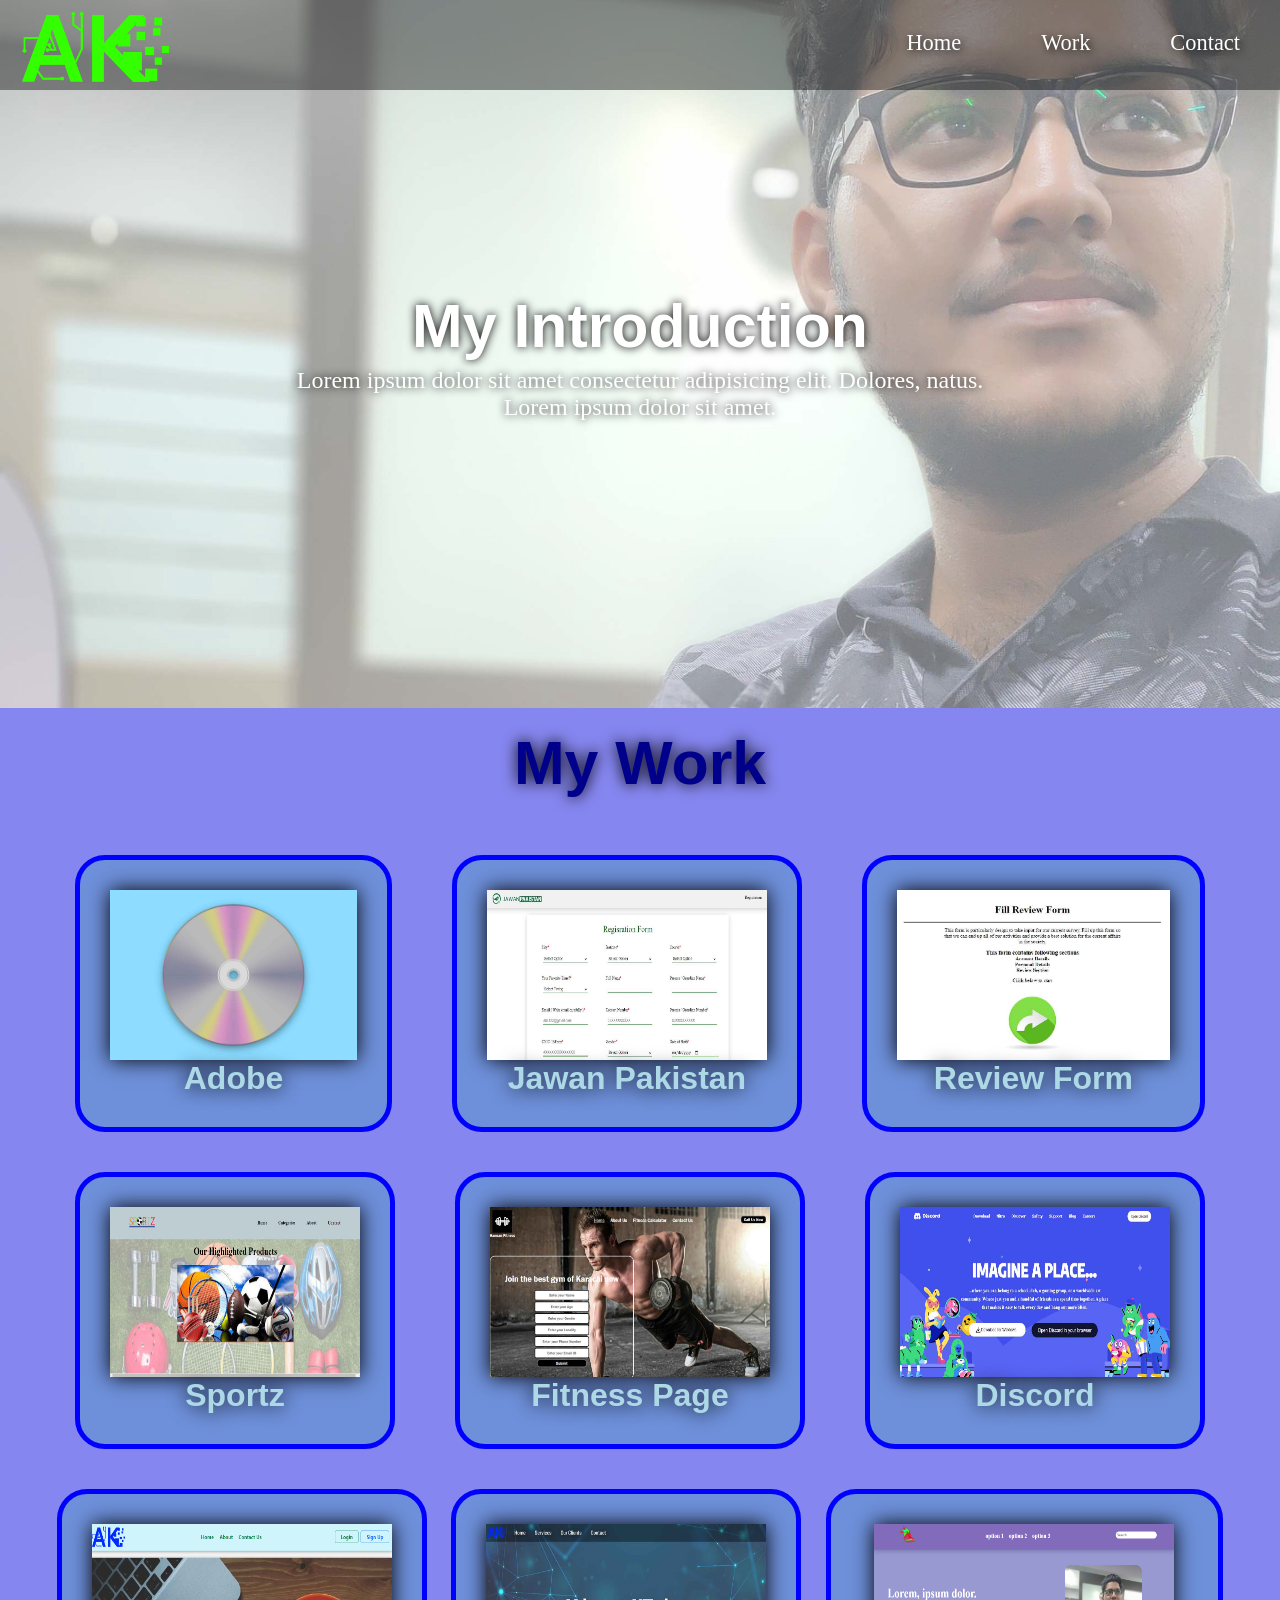
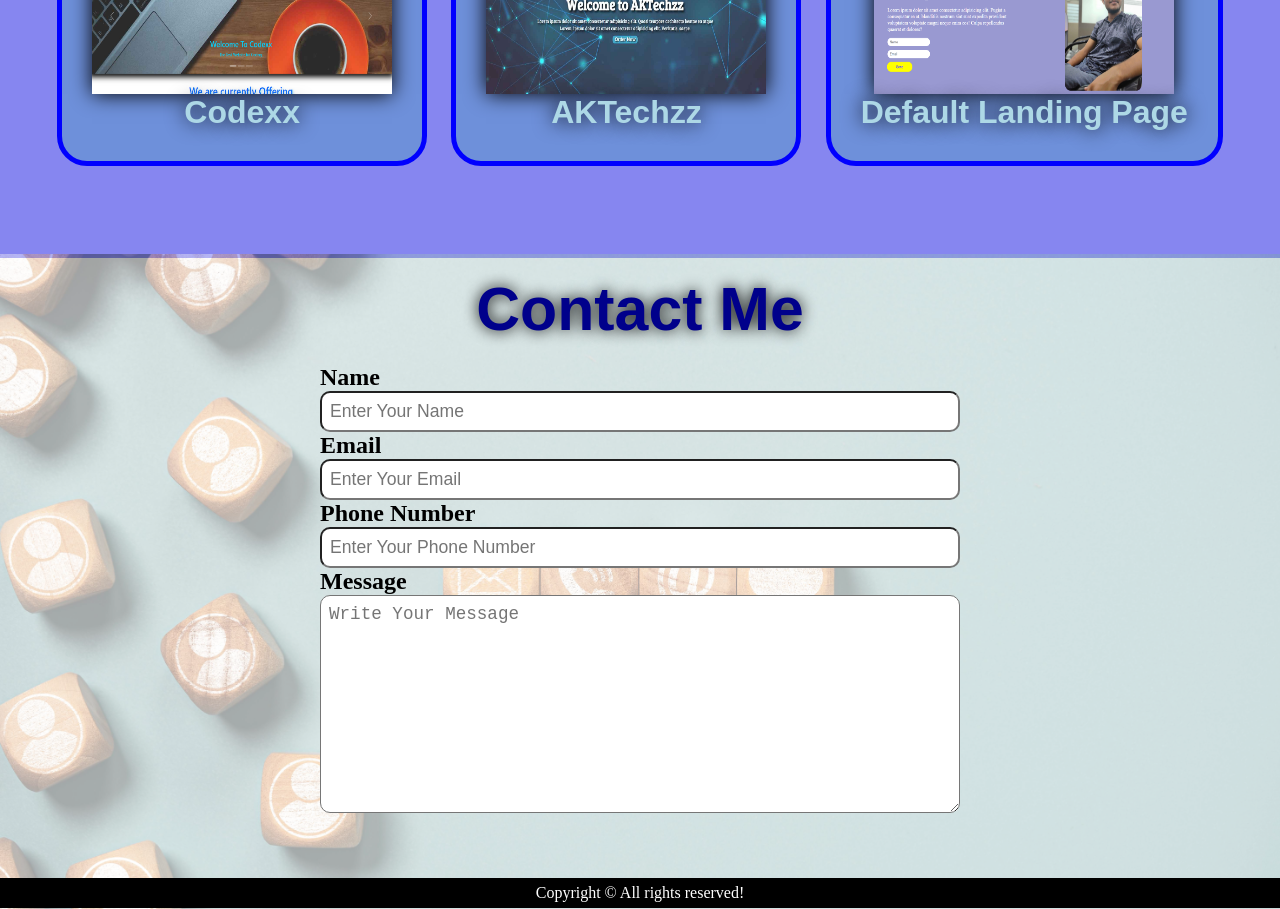
<file: index.html>
<!DOCTYPE html>
<html lang="en">
<head>
    <meta charset="UTF-8">
    <meta name="viewport" content="width=device-width, initial-scale=1.0">
    <link rel="stylesheet" href="CSS/style.css">
    <link rel="stylesheet" media="screen and (max-width:1055px)" href="CSS/phone.css">
    <link rel="icon" href="Images/Icon.png">
    <title>My Portfolio</title>
</head>
<body>
    <!-- Navigation Bar Start -->
    <nav id="navbar">
        <div id="logo">
            <img src="Images/My Logo.png" alt="My Portfolio">
        </div>
        <ul id="navigation">
            <li class="item"><a href="#home">Home</a></li>
            <li class="item"><a href="#work">Work</a></li>
            <li class="item"><a href="#contact">Contact</a></li>
        </ul>
    </nav>
    <!-- Navigation Bar End -->
    <!-- Home Section Start -->
    <section id="home">
        <h1 class="h-primary center">
            My Introduction
        </h1>
        <p class="center">
            Lorem ipsum dolor sit amet consectetur adipisicing elit. Dolores, natus.
        </p>
        <p class="center">
            Lorem ipsum dolor sit amet.
        </p>
    </section>
    <!-- Home Section End -->
    <!-- Work Section Start -->
        <section id="work">
            <h1 class="h-primary center">
                My Work
            </h1>
            <div class="my-work">
                <div class="work-box">
                    <a href="Adobe/index.html"><img class="adobe" src="Work/Adobe Work.jpg" alt="My Work"></a>
                    <h2 class="h-secondary center">
                        <a href="Adobe/index.html">Adobe</a>
                    </h2>
                </div>
                <div class="work-box">
                    <a href="Jawan Pakistan/index.html"><img  class="jawan" src="Work/JAWAN PAKISTAN.jpg" alt="My Work"></a>
                    <h2 class="h-secondary center">
                        <a href="Jawan Pakistan/index.html">Jawan Pakistan</a>
                    </h2>
                </div>
                <div class="work-box">
                    <a href="Review Form/index.html"><img class="review" src="Work/Review.jpg" alt="My Work"></a>
                    <h2 class="h-secondary center">
                        <a href="Review Form/index.html">Review Form</a>
                    </h2>
                </div>
            </div>
            <div class="my-work-2">
                <div class="work-box">
                    <a href="Sports Landing Page/index.html"><img class="sport" src="Work/Sports Landing Page Logo.jpg" alt="My Work"></a>
                    <h2 class="h-secondary center">
                        <a href="Sports Landing Page/index.html">Sportz</a>
                    </h2>
                </div>
                <div class="work-box">
                    <a href="Landing Page/index.html"><img class="fitness" src="Work/Landing Page.jpg" alt="My Work"></a>
                    <h2 class="h-secondary center">
                        <a href="Landing Page/index.html">Fitness Page</a>
                    </h2>
                </div>
                <div class="work-box">
                    <a href="Discord Page/index.html"><img class="discord" src="Work/Discord Logo.jpg" alt="My Work"></a>
                    <h2 class="h-secondary center">
                        <a href="Discord Page/index.html">Discord</a>
                    </h2>
                </div>
            </div>
            <div class="my-work-3">
                <div class="work-box">
                    <a href="Codexx Bootstrap/index.html"><img class="codexx" src="Work/Codexx.PNG" alt="Bootstrap Practice Site"></a>
                    <h2 class="h-secondary center">
                        <a href="Codexx Bootstrap/index.html">Codexx</a>
                    </h2>
                </div>
                <div class="work-box">
                    <a href="AKTechzz/index.html"><img class="ak" src="Work/AKTechzz.jpg" alt="My Work"></a>
                    <h2 class="h-secondary center">
                        <a href="AKTechzz/index.html">AKTechzz</a>
                    </h2>
                </div>
                <div class="work-box">
                    <a href="Practice Landing Page/index.html
                    "><img class="default" src="Work/Default.PNG" alt="Default Page"></a>
                    <h2 class="h-secondary center">
                        <a href="Practice Landing Page/index.html">Default Landing Page</a>
                    </h2>
                </div>
            </div>
        </section>
    <!-- Work Section End -->
    <!-- Contact Section Start -->
    <section id="contact">
        <h1 class="h-primary center">
            Contact Me
        </h1>
        <div class="contact-box">
            <form action="">
                <div class="form-group">
                    <label for="name">Name</label>
                    <input type="text" name="name" id="name" placeholder="Enter Your Name">
                </div>
                <div class="form-group">
                    <label for="email">Email</label>
                    <input type="email" name="email" id="email" placeholder="Enter Your Email">
                </div>
                <div class="form-group">
                    <label for="Phone">Phone Number</label>
                    <input type="number" name="phone" id="phone" placeholder="Enter Your Phone Number">
                </div>
                <div class="form-group">
                    <label for="message">Message</label>
                    <textarea name="message" id="message" cols="30" rows="10" placeholder="Write Your Message"></textarea>
                </div>
            </form>
        </div>
    </section>
    <!-- Contact Section End -->
    <!-- Footer Start -->
    <footer>
        <div class="center">
            Copyright &copy; All rights reserved!
        </div>
    </footer>
    <!-- Footer End -->
</body>
</html>
</file>
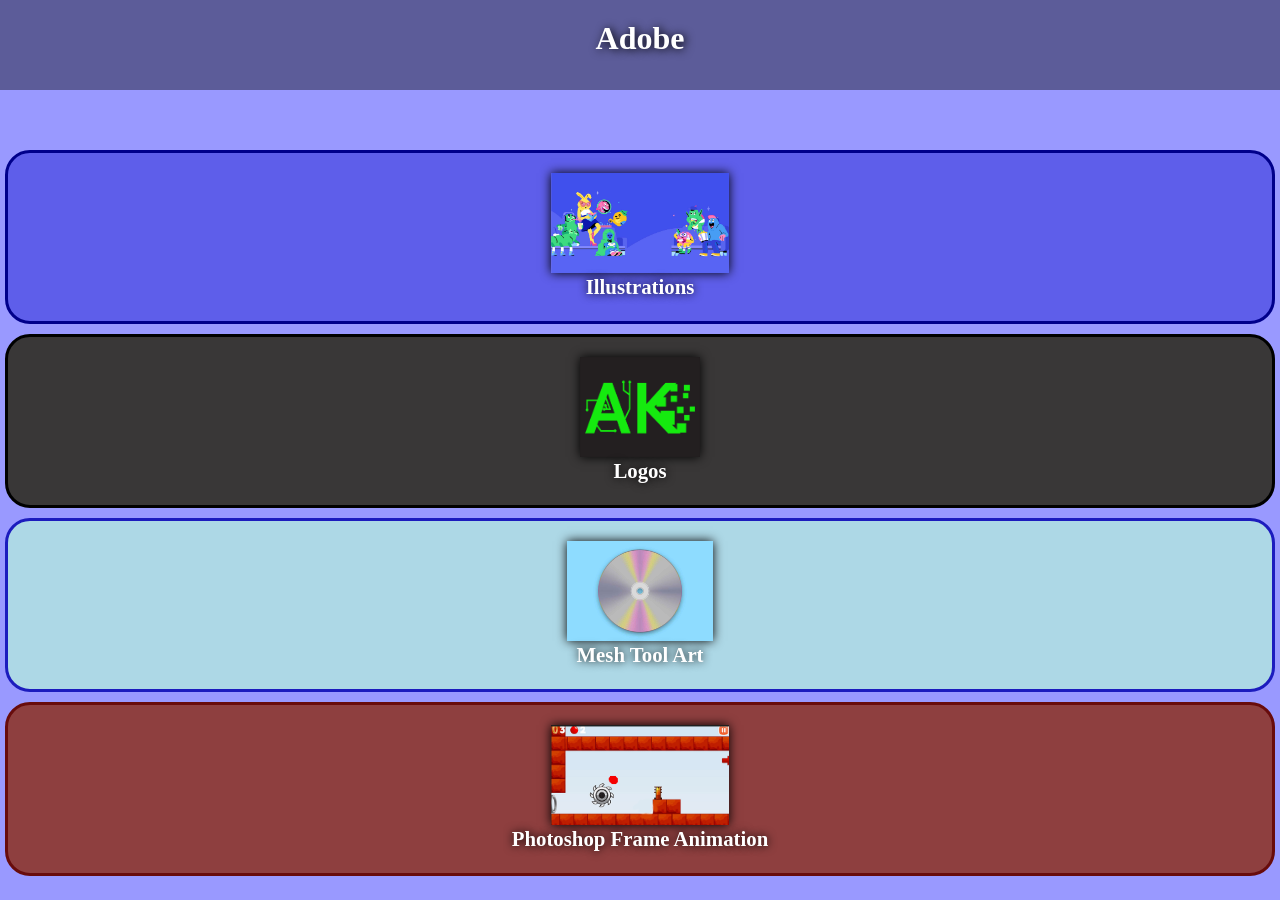
<file: Adobe/index.html>
<!DOCTYPE html>
<html lang="en">
<head>
    <meta charset="UTF-8">
    <meta name="viewport" content="width=device-width, initial-scale=1.0">
    <link rel="stylesheet" href="CSS/style.css">
    <link rel="stylesheet" media="screen and (max-width:1300px)" href="CSS/phone.css">
    <title>Adobe</title>
</head>
<body>
    <!-- Navigation Bar Start -->
    <nav id="navbar">
        <h1 class="h-primary center">
            Adobe
        </h1>
    </nav>
    <!-- Navigation Bar End -->
    <!-- Mid Section Start -->
    <section id="mid-section">
        <div class="mid">
            <div class="mid-box-1">
                <a href="Illustrations/index.html">
                <img class="illustrations" src="Illustrations/Images/Discord Background.jpg" alt="Illustrations">
                </a>
                <h1 class="h-secondary center">
                    <a href="Illustrations/index.html">
                    Illustrations
                    </a>
                </h1>
            </div>
            <div class="mid-box-2">
                <a href="Logos/index.html">
                <img class="logos" src="Logos/Images/tech-logo 2.png" alt="Logos">
                </a>
                <h1 class="h-secondary center">
                    <a href="Logos/index.html">
                    Logos
                    </a>
                </h1>
            </div>
            <div class="mid-box-3">
                <a href="Mesh Tool/index.html">
                <img class="mesh-tool" src="Mesh Tool/Images/CD.jpg" alt="Mesh Tool Art">
                </a>
                <h1 class="h-secondary center">
                    <a href="Mesh Tool/index.html">
                    Mesh Tool Art
                    </a>
                </h1>
            </div>
            <div class="mid-box-4">
                <a href="Photoshop Fram Animation/index.html">
                <img class="photoshop" src="Photoshop Fram Animation/Images/Ball Animation.PNG" alt="Photoshop">
                </a>
                <h1 class="h-secondary center">
                    <a href="Photoshop Fram Animation/index.html">
                    Photoshop Frame Animation
                    </a>
                </h1>
            </div>
        </div>
    </section>
    <!-- Mid Section End -->
</body>
</html>
</file>
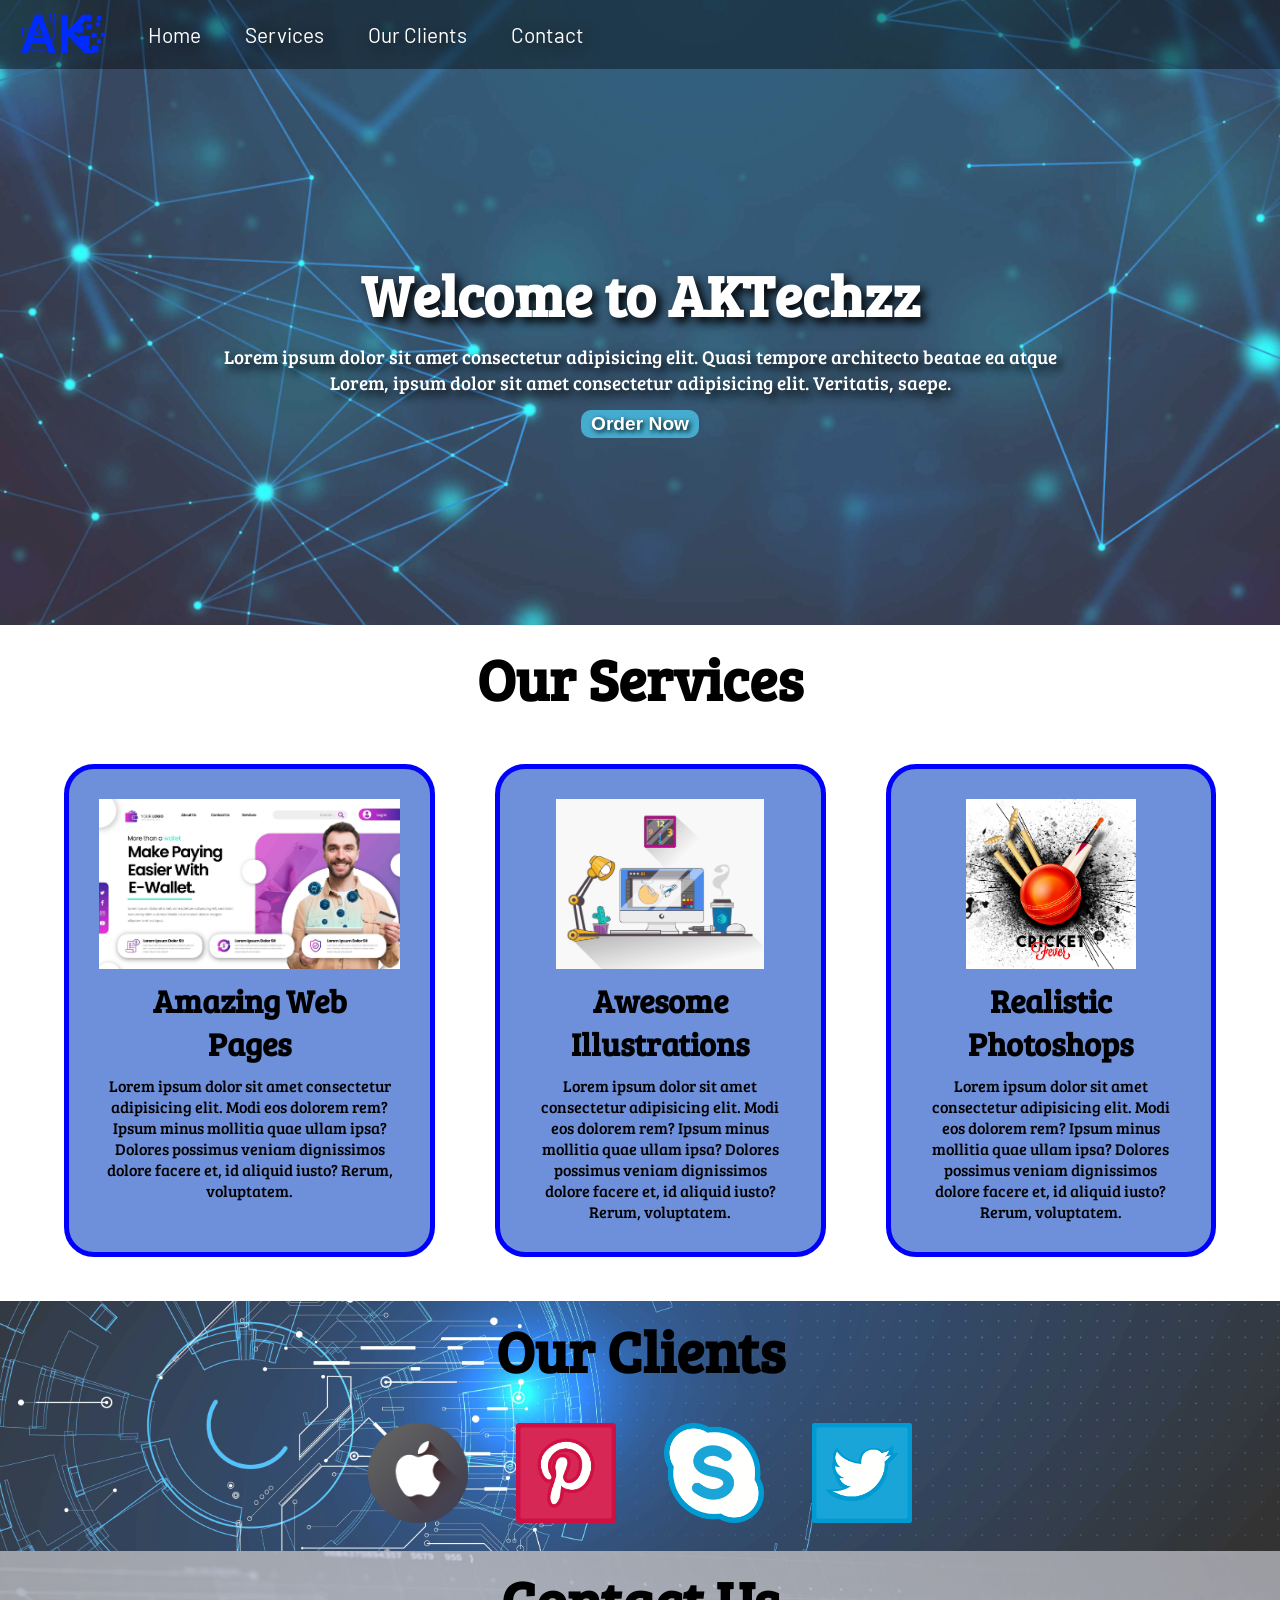
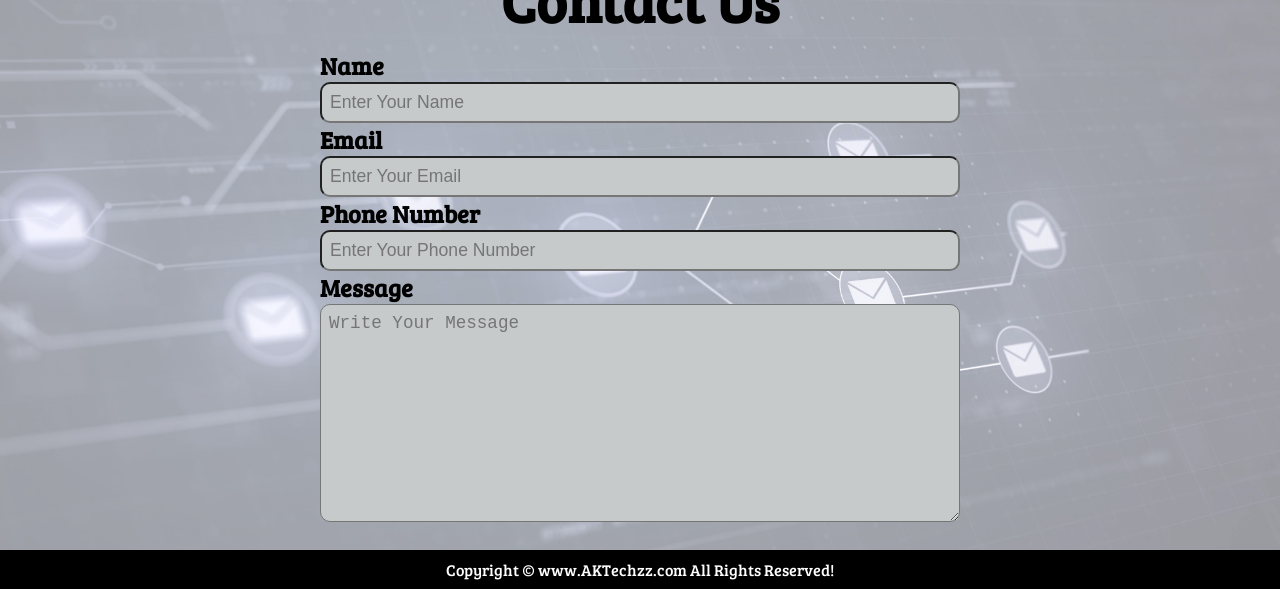
<file: AKTechzz/index.html>
<!DOCTYPE html>
<html lang="en">

<head>
    <meta charset="UTF-8">
    <meta name="viewport" content="width=device-width, initial-scale=1.0">
    <title>Best Services for Websites and Illustrations | AKTechzz.com</title>
    <link rel="stylesheet" href="CSS/style.css">
    <link rel="stylesheet" media="screen and (max-width:1200px)" href="CSS/phone.css">
    <link rel="preconnect" href="https://fonts.googleapis.com">
    <link rel="preconnect" href="https://fonts.gstatic.com" crossorigin>
    <link href="https://fonts.googleapis.com/css2?family=Barlow:wght@500&family=Bree+Serif&display=swap"
        rel="stylesheet">
</head>

<body>
    <!-- Navigation Bar Start -->
    <nav id="navbar">
        <div id="logo">
            <img src="Logo/Page-Logo.png" alt="AKTechzz.com">
        </div>
        <ul id="navigation">
            <li><a href="#home">Home</a></li>
            <li><a href="#services-container">Services</a></li>
            <li><a href="#client-section">Our Clients</a></li>
            <li><a href="#contact">Contact</a></li>
        </ul>
    </nav>
    <!-- Navigation Bar End -->
    <!-- Home Section Start -->
    <section id="home">
        <h1 class="h-primary center">
            Welcome to AKTechzz
        </h1>
        <p class="center">
            Lorem ipsum dolor sit amet consectetur adipisicing elit. Quasi tempore architecto beatae ea atque
        </p>
        <p class="center">
            Lorem, ipsum dolor sit amet consectetur adipisicing elit. Veritatis, saepe.
        </p>
        <button class="btn">
            Order Now
        </button>
    </section>
    <!-- Home Section End -->
    <!-- Our Services Section Start -->
    <section id="services-container">
        <h1 class="h-primary center">
            Our Services
        </h1>
        <div class="services-box">
            <div class="service">
                <img src="Card/Card-Image.jpg" alt="Our Service">
                <h1 class="h-secondary center">
                    Amazing Web Pages
                </h1>
                <p class="center">Lorem ipsum dolor sit amet consectetur adipisicing elit. Modi eos dolorem rem? Ipsum
                    minus mollitia quae ullam ipsa? Dolores possimus veniam dignissimos dolore facere et, id aliquid
                    iusto? Rerum, voluptatem.</p>
            </div>
            <div class="service">
                <img src="Card/Card-Image-2.jpg" alt="Our Service">
                <h1 class="h-secondary center">
                    Awesome Illustrations
                </h1>
                <p class="center">Lorem ipsum dolor sit amet consectetur adipisicing elit. Modi eos dolorem rem? Ipsum
                    minus mollitia quae ullam ipsa? Dolores possimus veniam dignissimos dolore facere et, id aliquid
                    iusto? Rerum, voluptatem.</p>
            </div>
            <div class="service">
                <img src="Card/Card-Image-3.jpg" alt="Our Service">
                <h1 class="h-secondary center">
                    Realistic Photoshops
                </h1>
                <p class="center">Lorem ipsum dolor sit amet consectetur adipisicing elit. Modi eos dolorem rem? Ipsum
                    minus mollitia quae ullam ipsa? Dolores possimus veniam dignissimos dolore facere et, id aliquid
                    iusto? Rerum, voluptatem.</p>
            </div>
        </div>
    </section>
    <!-- Services Section End -->
    <!-- Our Clients Section Start -->
    <section id="client-section">
        <h1 class="h-primary center">
            Our Clients
        </h1>
        <div id="clients">
            <div class="client-item">
                <img src="Logo/Apple-Logo.png" alt="Our Clients">
            </div>
            <div class="client-item">
                <img src="Logo/Pinterest-Logo.png" alt="Our Clients">
            </div>
            <div class="client-item">
                <img src="Logo/Skype-Logo.png" alt="Our Clients">
            </div>
            <div class="client-item">
                <img src="Logo/Twitter-Logo.png" alt="Our Clients">
            </div>
        </div>
    </section>
    <!-- Our Clients Section End -->
    <!-- Contact Section Start -->
    <section id="contact">
        <h1 class="h-primary center">
            Contact Us
        </h1>
        <div id="contact-box">
            <form action="">
                <div class="form-group">
                    <label for="name">Name</label>
                    <input type="text" name="name" id="name" placeholder="Enter Your Name">
                </div>
                <div class="form-group">
                    <label for="email">Email</label>
                    <input type="email" name="email" id="email" placeholder="Enter Your Email">
                </div>
                <div class="form-group">
                    <label for="phone">Phone Number</label>
                    <input type="number" name="phone" id="phone" placeholder="Enter Your Phone Number">
                </div>
                <div class="form-group">
                    <label for="message">Message</label>
                    <textarea name="message" id="message" cols="30" rows="10"
                        placeholder="Write Your Message"></textarea>
                </div>
            </form>
        </div>
    </section>
    <!-- Contact Section End -->
    <!-- Footer -->
    <footer id="footer">
        <div class="center">
            Copyright &copy; www.AKTechzz.com All Rights Reserved!
        </div>
    </footer>
</body>

</html>
</file>
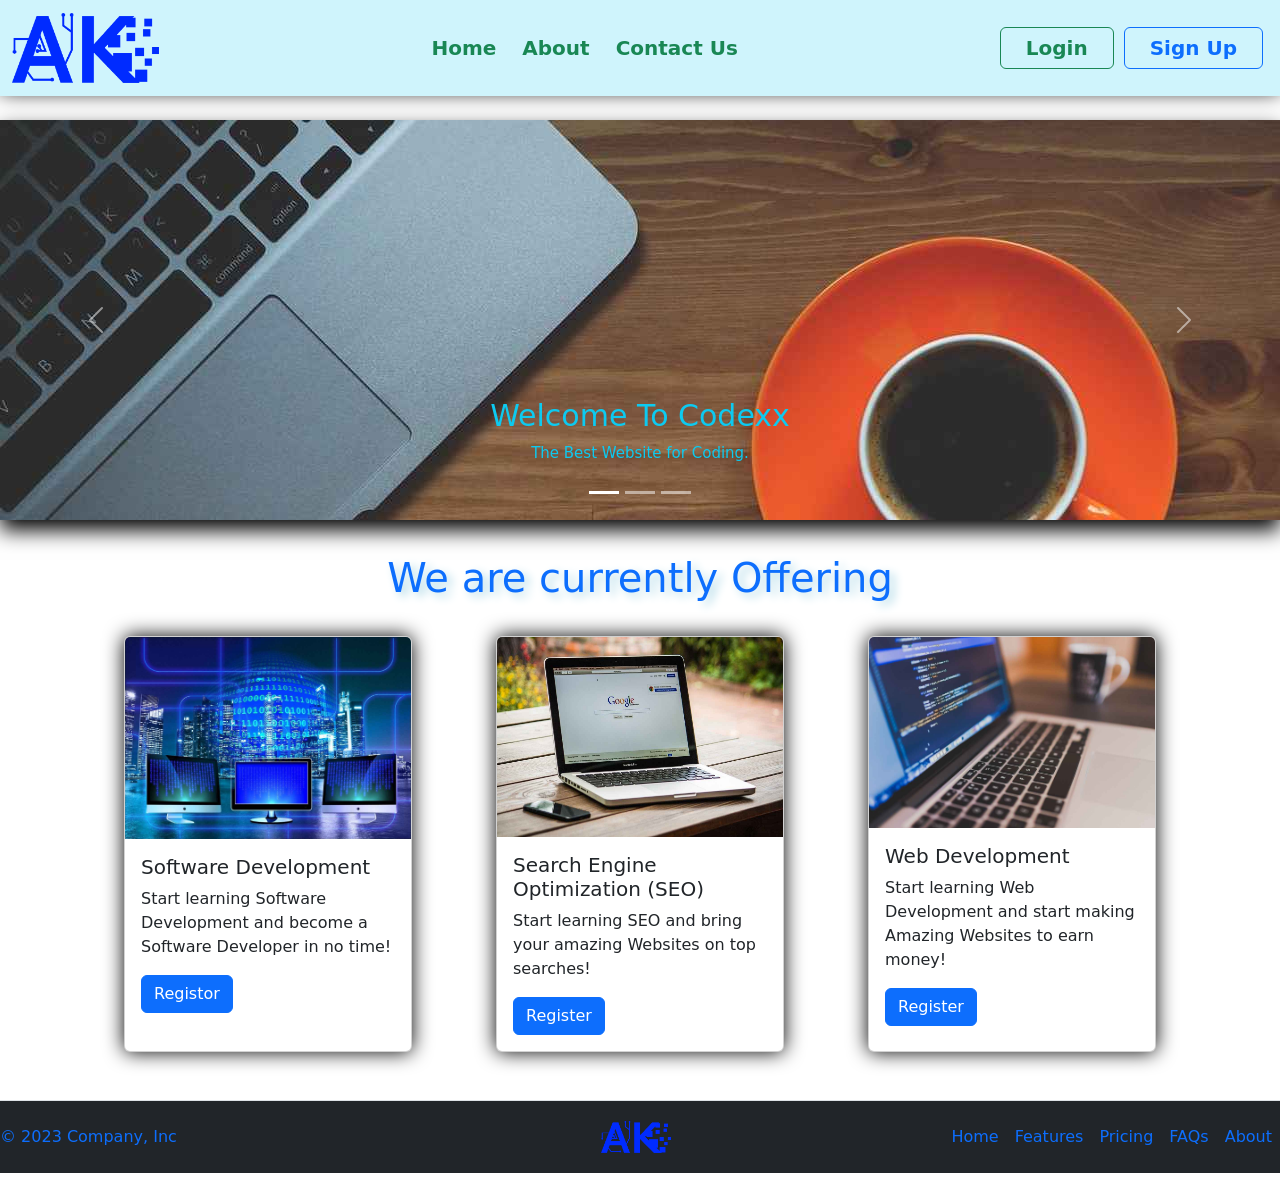
<file: Codexx Bootstrap/index.html>
<!doctype html>
<html lang="en">

<head>
  <meta charset="utf-8">
  <meta name="viewport" content="width=device-width, initial-scale=1">
  <link href="https://cdn.jsdelivr.net/npm/bootstrap@5.3.1/dist/css/bootstrap.min.css" rel="stylesheet"
    integrity="sha384-4bw+/aepP/YC94hEpVNVgiZdgIC5+VKNBQNGCHeKRQN+PtmoHDEXuppvnDJzQIu9" crossorigin="anonymous">
  <link rel="stylesheet" href="CSS/style.css">
  <title>Codexx</title>
</head>

<body>
  <!-- Nav Bar Start -->
  <nav class="navbar navbar-expand-lg bg-info-subtle">
    <div class="container-fluid">
      <div class="navbar-brand">
        <img src="Images/Page-Logo.png" clss="img-fluid" alt="Logo">
      </div>
      <div class="collapse navbar-collapse" id="navbarSupportedContent">
        <ul class="navbar-nav me-auto mb-2 mb-lg-0 fs-5 fw-bold">
          <li class="nav-item">
            <a href="index.html" class="nav-link text-success active">Home</a>
          </li>
          <li class="nav-item">
            <a href="HTML/about.html" class="nav-link text-success">About</a>
          </li>
          <li class="nav-item">
            <a href="HTML/contact.html" class="nav-link text-success">Contact Us</a>
          </li>
        </ul>
      </div>
      <!-- Button trigger modal -->
      <button type="button" class="btn btn-outline-success" data-bs-toggle="modal" data-bs-target="#staticBackdrop">
        Login</button>

      <!-- Modal -->
      <div class="modal fade" id="staticBackdrop" data-bs-backdrop="static" data-bs-keyboard="false" tabindex="-1"
        aria-labelledby="staticBackdropLabel" aria-hidden="true">
        <div class="modal-dialog">
          <div class="modal-content">
            <div class="modal-header">
              <h1 class="modal-title fs-5" id="staticBackdropLabel">Sign in to your Codexx account</h1>
              <button type="button" class="btn-close" data-bs-dismiss="modal" aria-label="Close"></button>
            </div>
            <div class="modal-body">
              <form>
                <div class="mb-3">
                  <label for="exampleInputEmail1" class="form-label">Email address</label>
                  <input type="email" class="form-control" id="exampleInputEmail1" aria-describedby="emailHelp">
                  <div id="emailHelp" class="form-text">We'll never share your email with anyone else.</div>
                </div>
                <div class="mb-3">
                  <label for="exampleInputPassword1" class="form-label">Password</label>
                  <input type="password" class="form-control" id="exampleInputPassword1">
                </div>
                <div class="mb-3 form-check">
                  <input type="checkbox" class="form-check-input" checked id="exampleCheck1">
                  <label class="form-check-label" for="exampleCheck1">Keep me Logged In.</label>
                </div>
              </form>
            </div>
            <div class="modal-footer">
              <button type="button" class="btn btn-secondary" data-bs-dismiss="modal">Close</button>
              <button type="button" class="btn btn-success">Sign in</button>
            </div>
          </div>
        </div>
      </div>
      <!-- Button trigger modal -->
      <button type="button" class="btn btn-outline-primary" data-bs-toggle="modal" data-bs-target="#exampleModal">
        Sign Up
      </button>

      <!-- Modal -->
      <div class="modal fade" id="exampleModal" tabindex="-1" aria-labelledby="exampleModalLabel" aria-hidden="true">
        <div class="modal-dialog">
          <div class="modal-content">
            <div class="modal-header">
              <h1 class="modal-title fs-5" id="exampleModalLabel">Create your Codexx Account Now!</h1>
              <button type="button" class="btn-close" data-bs-dismiss="modal" aria-label="Close"></button>
            </div>
            <div class="modal-body">
              <form class="row g-3 needs-validation" novalidate>
                <div class="col-md-4">
                  <label for="validationCustom01" class="form-label">First name</label>
                  <input type="text" class="form-control" id="validationCustom01" value="Mark" required>
                  <div class="valid-feedback">
                    Looks good!
                  </div>
                </div>
                <div class="col-md-4">
                  <label for="validationCustom02" class="form-label">Last name</label>
                  <input type="text" class="form-control" id="validationCustom02" value="Otto" required>
                  <div class="valid-feedback">
                    Looks good!
                  </div>
                </div>
                <div class="col-md-4">
                  <label for="validationCustomUsername" class="form-label">Username</label>
                  <div class="input-group has-validation">
                    <span class="input-group-text" id="inputGroupPrepend">@</span>
                    <input type="text" class="form-control" id="validationCustomUsername"
                      aria-describedby="inputGroupPrepend" required>
                    <div class="invalid-feedback">
                      Please choose a username.
                    </div>
                  </div>
                </div>
                <form>
                  <div class="mb-3">
                    <label for="exampleInputEmail1" class="form-label">Email address</label>
                    <input type="email" class="form-control" id="exampleInputEmail1" aria-describedby="emailHelp">
                    <div class="mb-3">
                      <label for="exampleInputPassword1" class="form-label">Password</label>
                      <input type="password" class="form-control" id="exampleInputPassword1">
                    </div>
                    <div class="mb-3">
                      <label for="exampleInputPassword1" class="form-label">Confirm Password</label>
                      <input type="password" class="form-control" id="exampleInputPassword1">
                    </div>
                </form>
              </form>
            </div>
            <div class="modal-footer">
              <button type="button" class="btn btn-secondary" data-bs-dismiss="modal">Close</button>
              <button type="button" class="btn btn-primary">Sign Up</button>
            </div>
          </div>
        </div>
      </div>
    </div>
  </nav>
  <!-- Nav Bar End -->
  <!-- Slider Start -->
  <div id="carouselExampleCaptions" class="carousel slide carousel-fade my-4">
    <div class="carousel-indicators">
      <button type="button" data-bs-target="#carouselExampleCaptions" data-bs-slide-to="0" class="active" aria-current="true" aria-label="Slide 1"></button>
      <button type="button" data-bs-target="#carouselExampleCaptions" data-bs-slide-to="1" aria-label="Slide 2"></button>
      <button type="button" data-bs-target="#carouselExampleCaptions" data-bs-slide-to="2" aria-label="Slide 3"></button>
    </div>
    <div class="carousel-inner">
      <div class="carousel-item active">
        <img src="Images/Slider Pic 1.jpg" class="d-block w-100 img-fluid" alt="Slider">
        <div class="carousel-caption d-none d-md-block">
          <h5 class="text-info">Welcome To Codexx</h5>
          <p class="text-info">The Best Website for Coding.</p>
        </div>
      </div>
      <div class="carousel-item">
        <img src="Images/Slider Pic 2.jpg" class="d-block w-100 img-fluid" alt="Slider">
        <div class="carousel-caption d-none d-md-block">
          <h5 class="text-info">Teaching Worldwide</h5>
          <p class="text-info">Want to learn Web Development? We've got you covered!</p>
        </div>
      </div>
      <div class="carousel-item">
        <img src="Images/Slider Pic 3.jpg" class="d-block w-100 img-fluid" alt="Slider">
        <div class="carousel-caption d-none d-md-block">
          <h5 class="text-info">Since 2003</h5>
          <p class="text-info">Start from Basics and Advance yourself in the Coding world.</p>
        </div>
      </div>
    </div>
    <button class="carousel-control-prev" type="button" data-bs-target="#carouselExampleCaptions" data-bs-slide="prev">
      <span class="carousel-control-prev-icon" aria-hidden="true"></span>
      <span class="visually-hidden">Previous</span>
    </button>
    <button class="carousel-control-next" type="button" data-bs-target="#carouselExampleCaptions" data-bs-slide="next">
      <span class="carousel-control-next-icon" aria-hidden="true"></span>
      <span class="visually-hidden">Next</span>
    </button>
  </div>
  <!-- Slider End -->
  <!-- Home Start -->
  <div class="container">
  <h1 class="text-primary">We are currently Offering</h1>
  </div>
  <div class="container">
    <div class="card my-4" style="width: 18rem;">
      <img src="Images/Card 1.jpg" class="card-img-top Slider" alt="Software Development">
      <div class="card-body">
        <h5 class="card-title">Software Development</h5>
        <p class="card-text">Start learning Software Development and become a Software Developer in no time!</p>
        <a href="#" class="btn btn-primary">Registor</a>
      </div>
    </div>
    <div class="card my-4" style="width: 18rem;">
      <img src="Images/Card 2.jpg" class="card-img-top width Slider" alt="SEO">
      <div class="card-body">
        <h5 class="card-title">Search Engine Optimization (SEO)</h5>
        <p class="card-text">Start learning SEO and bring your amazing Websites on top searches!</p>
        <a href="#" class="btn btn-primary">Register</a>
      </div>
    </div>
    <div class="card my-4" style="width: 18rem;">
      <img src="Images/Card 3.jpg" class="card-img-top Slider" alt="Web Development">
      <div class="card-body">
        <h5 class="card-title">Web Development</h5>
        <p class="card-text">Start learning Web Development and start making Amazing Websites to earn money!</p>
        <a href="#" class="btn btn-primary">Register</a>
      </div>
    </div>
  </div>
  <!-- Home End -->
  <!-- Footer Start -->
  <footer class="d-flex flex-wrap justify-content-between align-items-center py-3 my-4 border-top bg-dark">
    <p class="col-md-4 mb-0 text-primary">© 2023 Company, Inc</p>

    <a href="/" class="col-md-4 d-flex align-items-center justify-content-center mb-3 mb-md-0 me-md-auto link-body-emphasis text-decoration-none">
      <img src="Images/Page-Logo.png" class="bi me-2" width="70" height="32" alt="Logo">
    </a>

    <ul class="nav col-md-4 justify-content-end">
      <li class="nav-item"><a href="#" class="nav-link px-2 text-primary">Home</a></li>
      <li class="nav-item"><a href="#" class="nav-link px-2 text-primary">Features</a></li>
      <li class="nav-item"><a href="#" class="nav-link px-2 text-primary">Pricing</a></li>
      <li class="nav-item"><a href="#" class="nav-link px-2 text-primary">FAQs</a></li>
      <li class="nav-item"><a href="#" class="nav-link px-2 text-primary">About</a></li>
    </ul>
  </footer>
  <!-- Footer End -->
  
  
  
  <script src="https://cdn.jsdelivr.net/npm/bootstrap@5.3.1/dist/js/bootstrap.bundle.min.js"
    integrity="sha384-HwwvtgBNo3bZJJLYd8oVXjrBZt8cqVSpeBNS5n7C8IVInixGAoxmnlMuBnhbgrkm"
    crossorigin="anonymous"></script>
  <script src="https://cdn.jsdelivr.net/npm/@popperjs/core@2.11.8/dist/umd/popper.min.js"
    integrity="sha384-I7E8VVD/ismYTF4hNIPjVp/Zjvgyol6VFvRkX/vR+Vc4jQkC+hVqc2pM8ODewa9r"
    crossorigin="anonymous"></script>
  <script src="https://cdn.jsdelivr.net/npm/bootstrap@5.3.1/dist/js/bootstrap.min.js"
    integrity="sha384-Rx+T1VzGupg4BHQYs2gCW9It+akI2MM/mndMCy36UVfodzcJcF0GGLxZIzObiEfa"
    crossorigin="anonymous"></script>
</body>

</html>
</file>
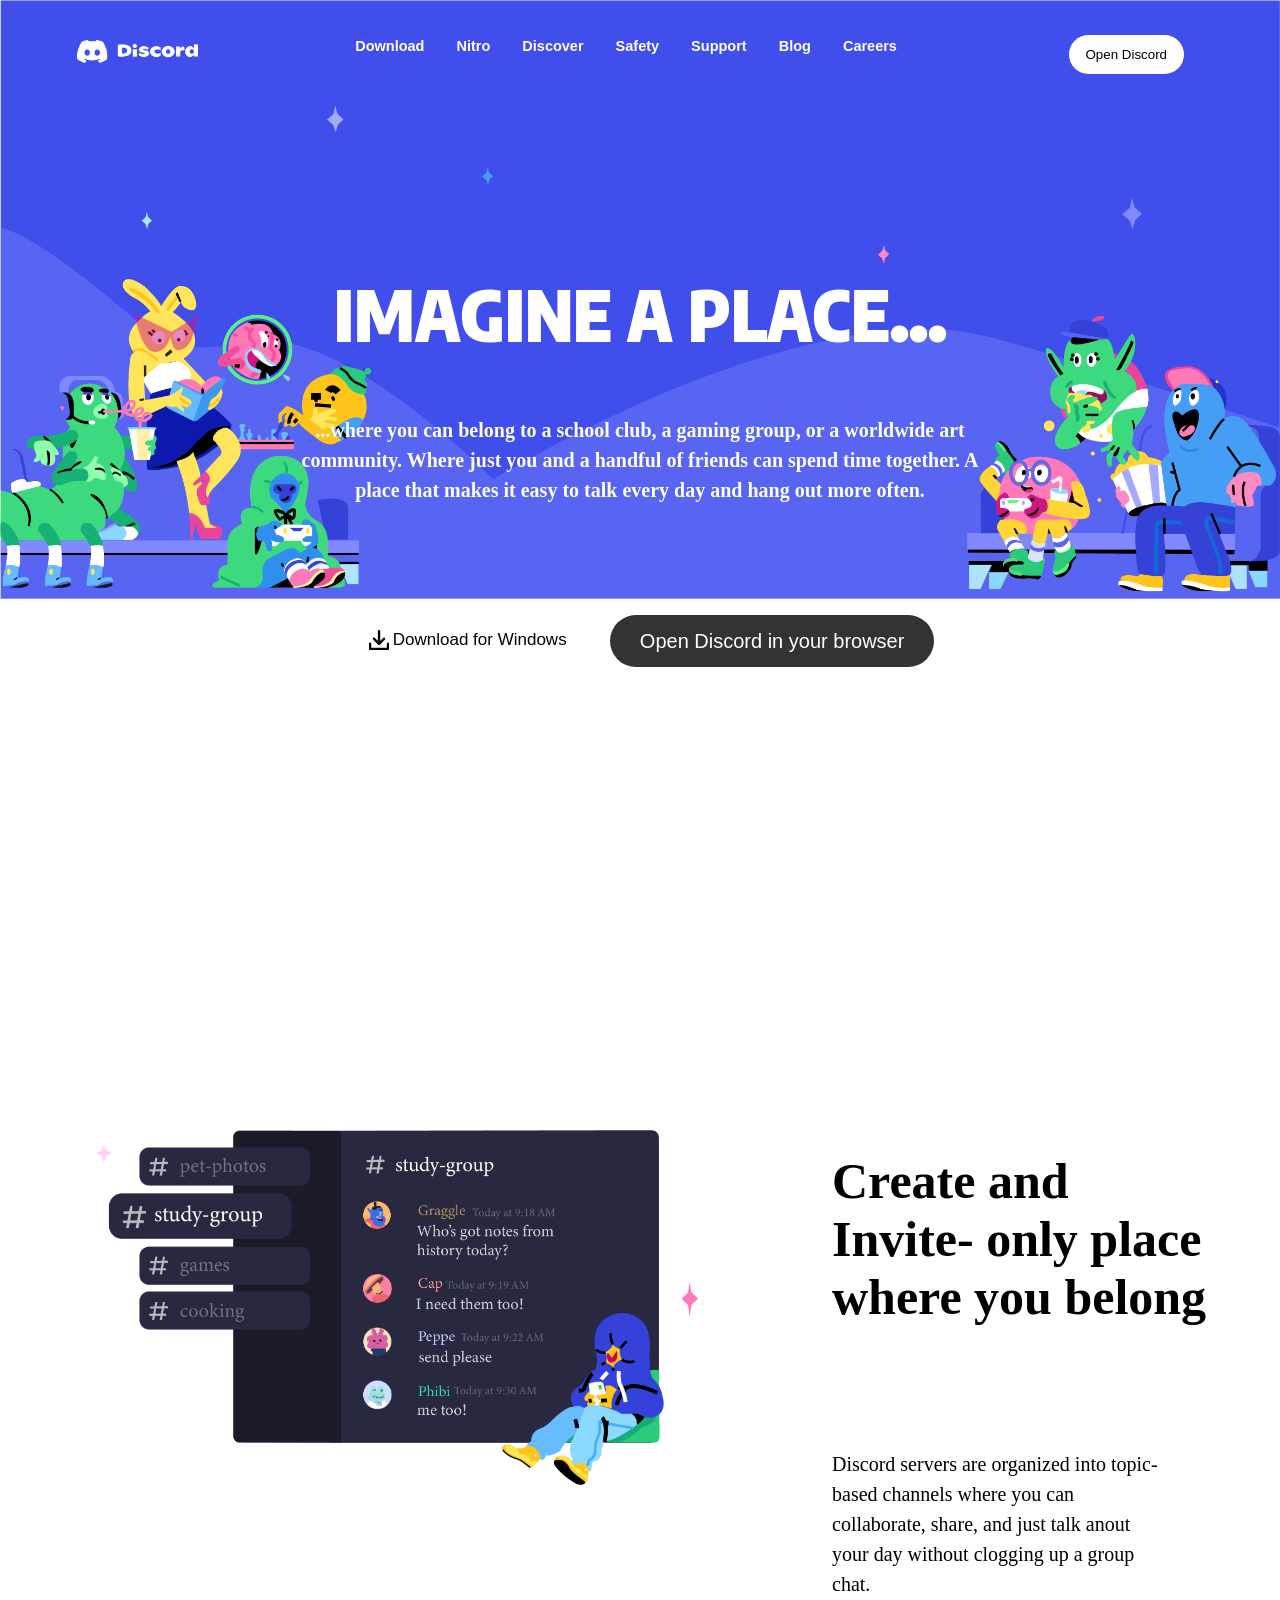
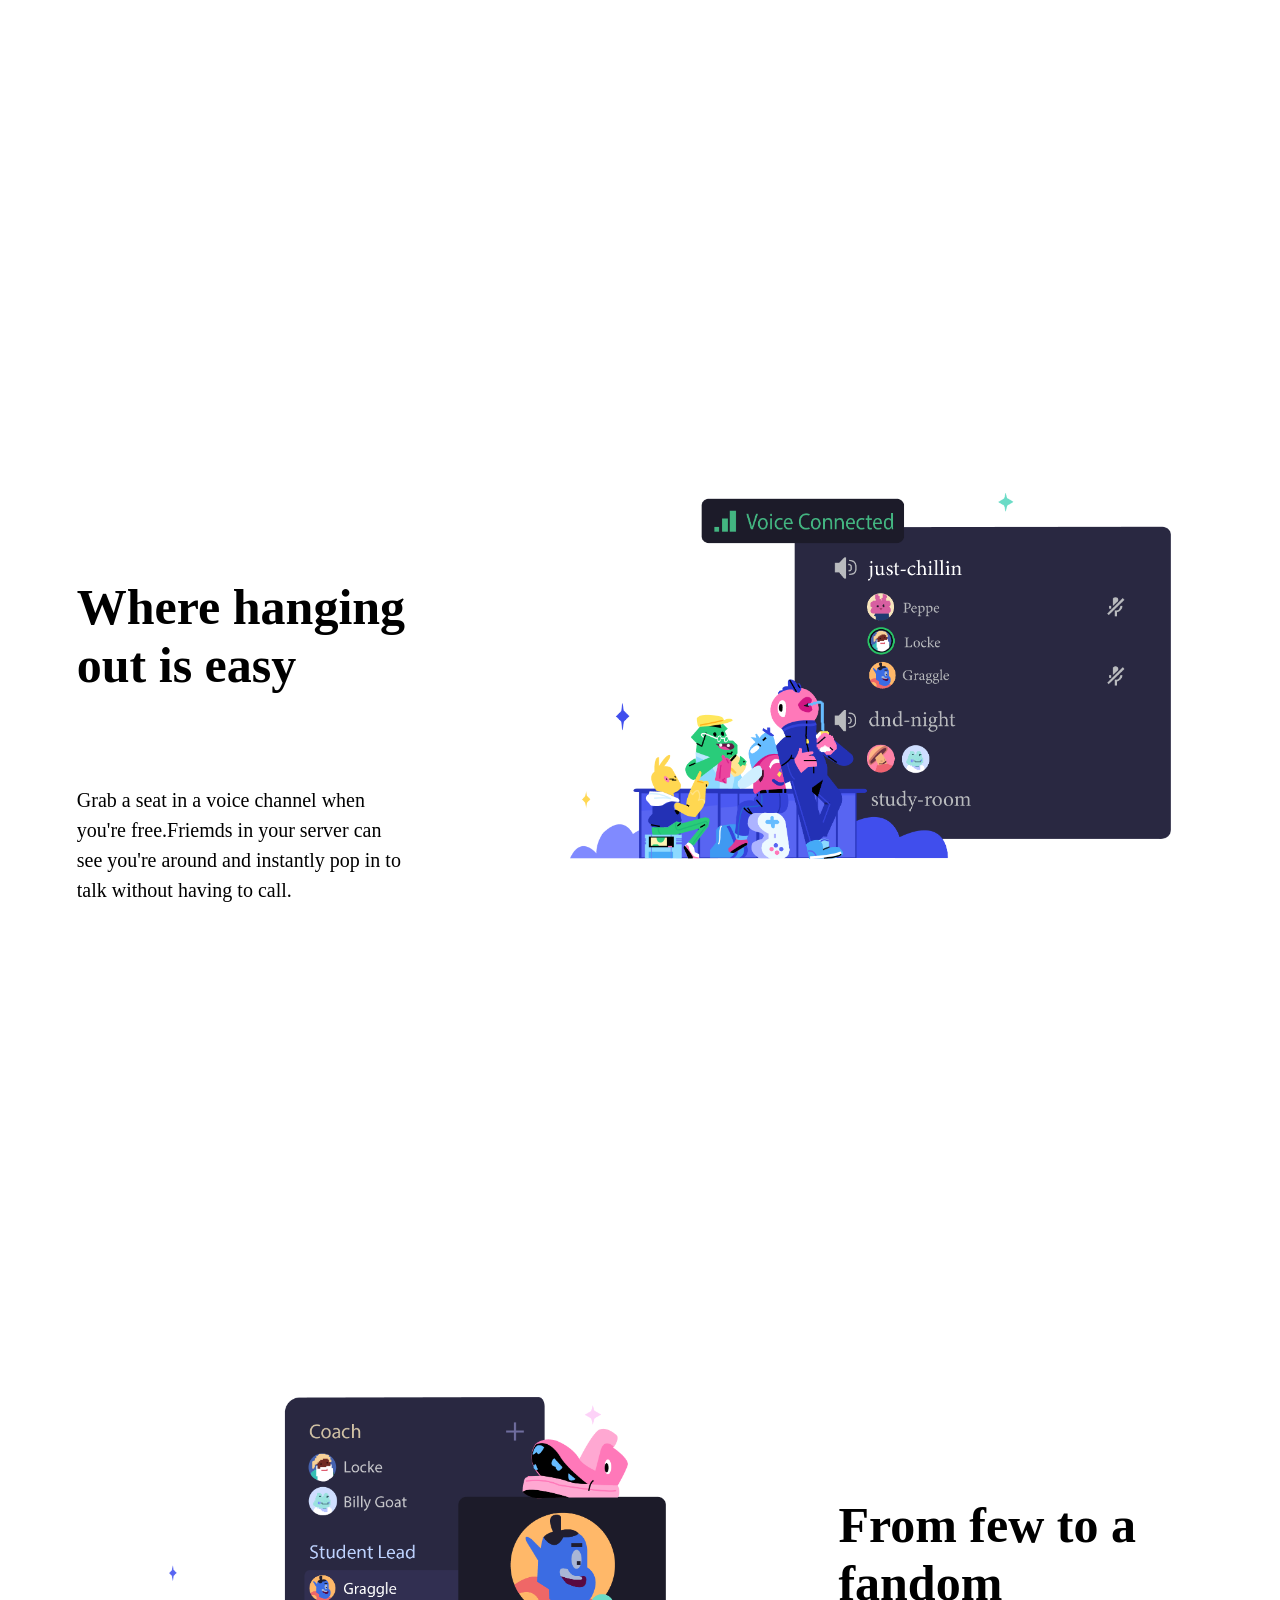
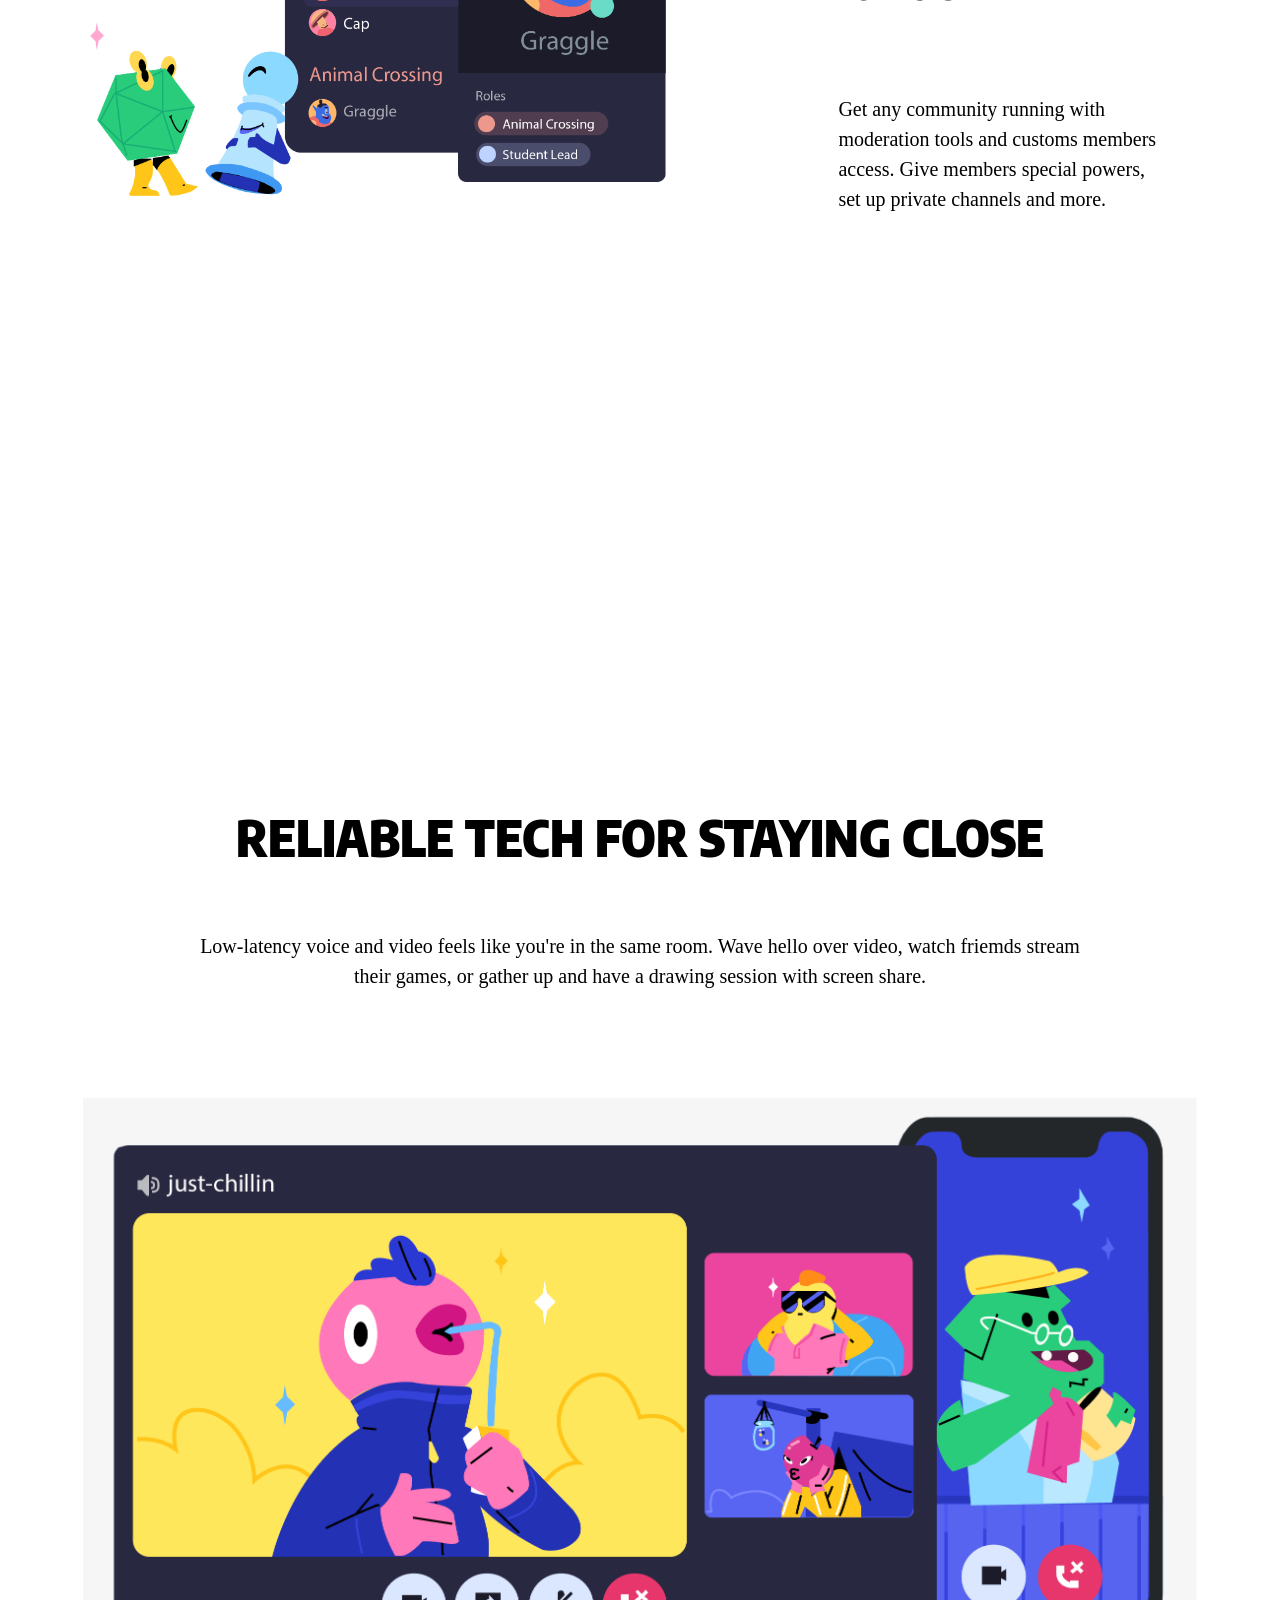
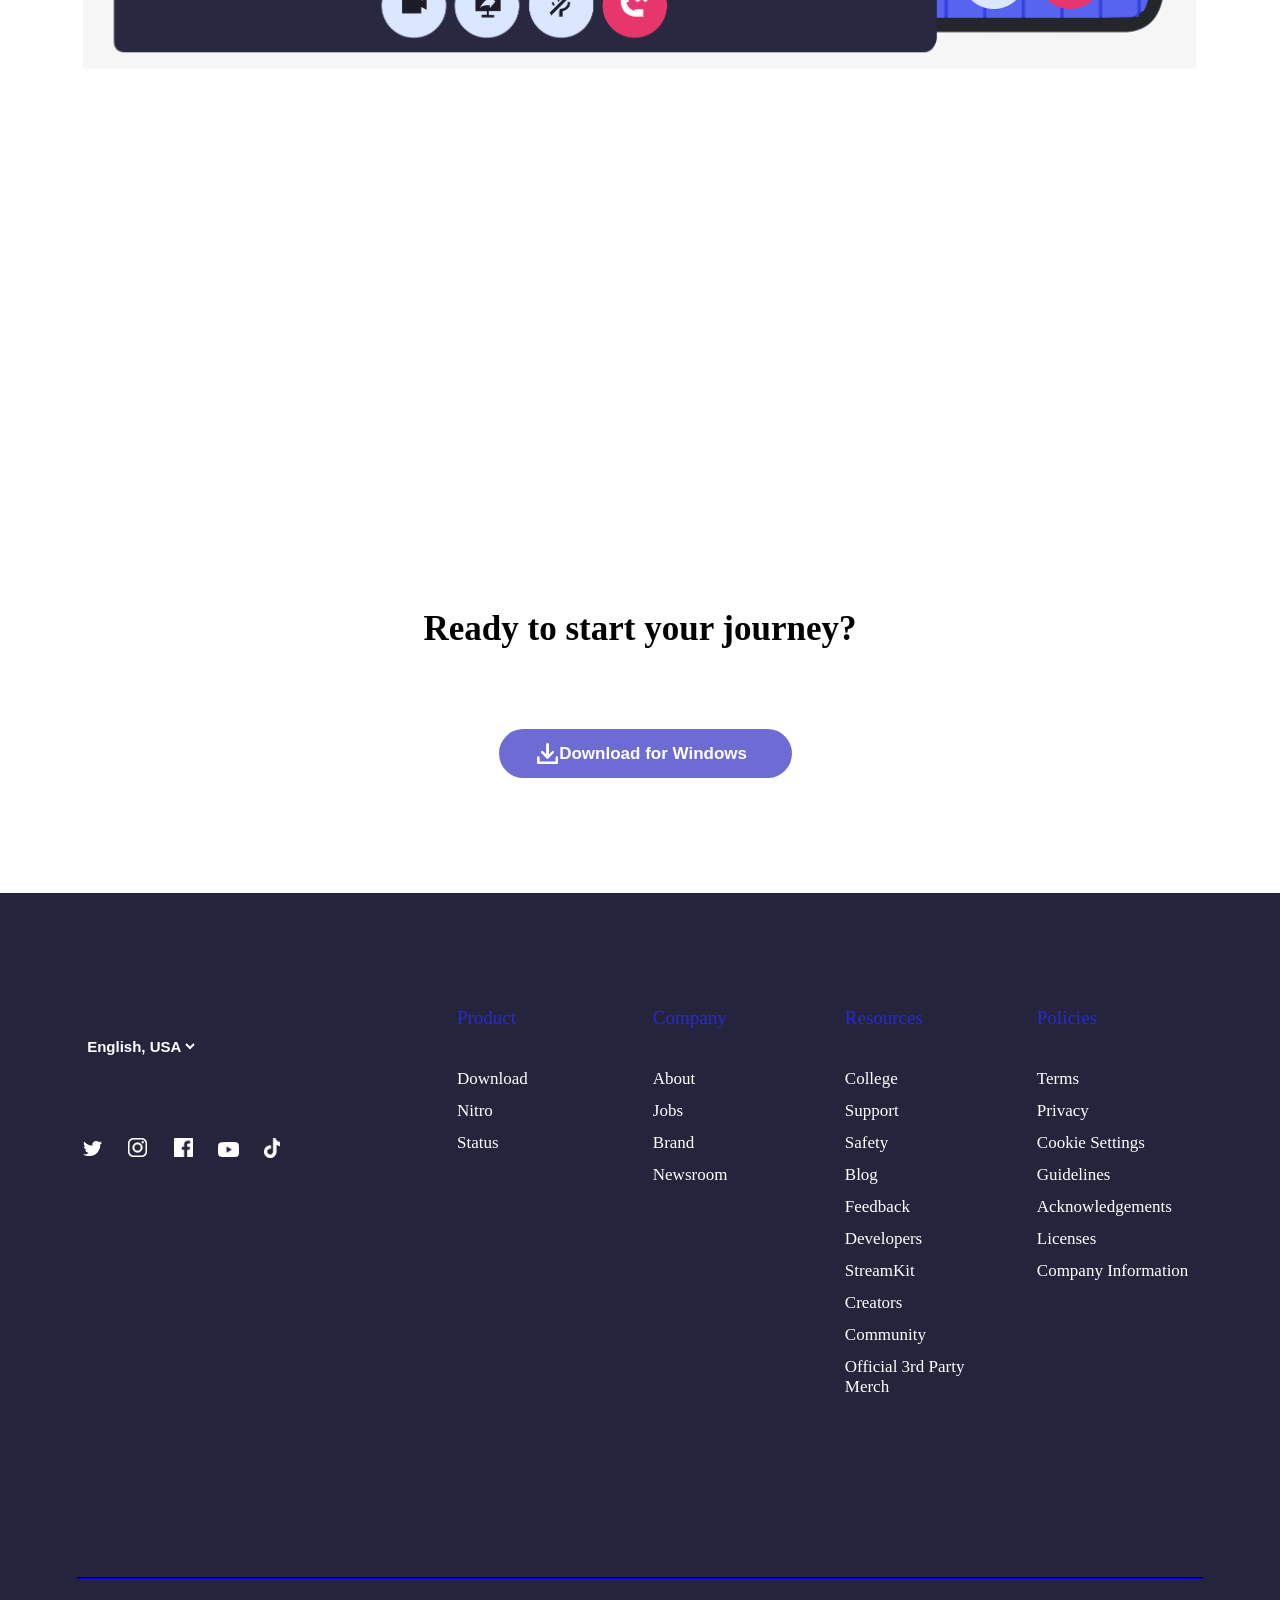
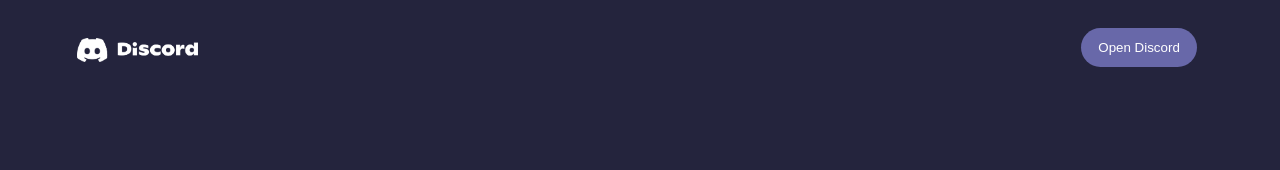
<file: Discord Page/index.html>
<!DOCTYPE html>
<html lang="en">
<head>
    <meta charset="UTF-8">
    <meta name="viewport" content="width=device-width, initial-scale=1.0">
    <link rel="stylesheet" href="CSS/style.css">
    <link rel="Icon" href="Images/Discord Icon.png">
    <link rel="preconnect" href="https://fonts.googleapis.com">
    <link rel="preconnect" href="https://fonts.gstatic.com" crossorigin>
    <link href="https://fonts.googleapis.com/css2?family=Encode+Sans+Condensed:wght@900&display=swap" rel="stylesheet">
    <title>Discord</title>
</head>
<body>
    <header class="header">
        <div class="left">
            <a href="#"><img src="Images/Discord Logo.png" alt="Discord Logo"></a>
        </div>
        <div class="mid">
            <ul class="navbar" >
                <li><a class="link" href="#"><strong>Download</strong></a></li>
                <li><a class="link" href="#"><strong>Nitro</strong></a></li>
                <li><a class="link" href="#"><strong>Discover</strong></a></li>
                <li><a class="link" href="#"><strong>Safety</strong></a></li>
                <li><a class="link" href="#"><strong>Support</strong></a></li>
                <li><a class="link" href="#"><strong>Blog</strong></a></li>
                <li><a class="link" href="#"><strong>Careers</strong></a></li>
            </ul>
        </div>
        <div class="right">
            <button class="open-discord">
                <a href="#">Open Discord</a>
            </button>
        </div>
    </header>
    <main class="main">
        <div class="center-text">
            IMAGINE A PLACE...
        </div>
        <p class="center-text-2">
            ...where you can belong to a school club, a gaming group, or a worldwide art community. Where just you and a handful of friends can spend time together. A place that makes it easy to talk every day and hang out more often.
        </p>
        <button class="window">
            <a href="#"><img src="Images/Download Icon.png" alt="Download Logo"> Download for Windows</a>
        </button>
        <button class="browser">
            <a href="#">Open Discord in your browser</a>
        </button>
        <div class="pic1">
            <img src="Images/Discord Page Pic 1.png" alt="Picture 1">
        </div>
        <div class="text1">
            Create and Invite- only place where you belong
        </div>
        <p class="text1-1">
            Discord servers are organized into topic- based channels where you can collaborate, share, and just talk anout your day without clogging up a group chat.
        </p>
        <div class="pic2">
            <img src="Images/Discord Page Pic 2.png" alt="Picture 2">
        </div>
        <div class="text2">
            Where hanging out is easy
        </div>
        <p class="text2-1">
            Grab a seat in a voice channel when you're free.Friemds in your server can see you're around and instantly pop in to talk without having to call.
        </p>
        <div class="pic3">
            <img src="Images/Discord Page Pic 3.png" alt="Picture 3">
        </div>
        <div class="text3">
            From few to a fandom
        </div>
        <p class="text3-1">
            Get any community running with moderation tools and customs members access. Give members special powers, set up private channels and more.
        </p>
        <div class="mid-heading">
            RELIABLE TECH FOR STAYING CLOSE
        </div>
        <p class="mid-text">
            Low-latency voice and video feels like you're in the same room. Wave hello over video, watch friemds stream their games, or gather up and have a drawing session with screen share.
        </p>
        <div class="pic4">
            <img src="Images/Discord Page Pic 4.png" alt="Picture 4">
        </div>
        <div class="last-text">
            Ready to start your journey?
        </div>
        <button class="last-button">
            <a href="#"><img src="Images/Download Icon.png" alt="Download Logo"> Download for Windows</a>
            </button>
    </main>
    <footer class="footer">
        <select name="languages" id="" class="language">
            <option value="option1">български</option>
            <option value="option2">Čeština</option>
            <option value="option3">Dansk</option>
            <option value="option4">Deutsch</option>
            <option value="option5">Ελληνικά</option>
            <option value="option6" selected>English, USA</option>
            <option value="option7">Español</option>
            <option value="option8">Suomi</option>
            <option value="option9">Français</option>
            <option value="option10">हिंदी</option>
            <option value="option11">Hrvatski</option>
            <option value="option12">Magyar</option>
            <option value="option13">Italiano</option>
            <option value="option14">日本語</option>
            <option value="option15">한국어</option>
            <option value="option16">Lietuviškai</option>
            <option value="option17">Nederlands</option>
            <option value="option18">Norwegian</option>
            <option value="option19">Polski</option>
            <option value="option20">Português do Brasil</option>
            <option value="option21">Română</option>
            <option value="option22">Русский</option>
            <option value="option23">Svenska</option>
            <option value="option24">ไทย</option>
            <option value="option25">Türkçe</option>
            <option value="option26">Українська</option>
            <option value="option27">Tiếng Việt</option>
            <option value="option28">中文</option>
            <option value="option29">繁體中文</option>
        </select>
        <div class="social-media-1">
            <a href="#" class="twitter"><img src="Images/Twitter Logo.png" alt="Twitter Logo"></a>
        </div>
        <div class="social-media-2">
            <a href="#" class="instagram"><img src="Images/Instagram Logo.png" alt="Instagram Logo"></a>
        </div>
        <div class="social-media-3">
            <a href="#" class="facebook"><img src="Images/Facebook Logo.png" alt="Facebook Logo"></a>
        </div>
        <div class="social-media-4">
            <a href="#" class="youtube"><img src="Images/Youtube Logo.png" alt="Youtube Logo"></a>
        </div>
        <div class="social-media-5">
            <a href="#" class="tiktok"><img src="Images/Tiktok Logo.png" alt="Tiktok Logo"></a>
        </div>
        <div class="product">
            <p>Product</p>
            <ul class="heading-1">
                <li><a href="#">Download</a></li>
                <li><a href="#">Nitro</a></li>
                <li><a href="#">Status</a></li>
            </ul>
        </div>
        <div class="company">
            <p>Company</p>
            <ul class="heading-2">
                <li><a href="#">About</a></li>
                <li><a href="#">Jobs</a></li>
                <li><a href="#">Brand</a></li>
                <li><a href="#">Newsroom</a></li>
            </ul>
        </div>
        <div class="resources">
            <p>Resources</p>
            <ul class="heading-3">
                <li><a href="#">College</a></li>
                <li><a href="#">Support</a></li>
                <li><a href="#">Safety</a></li>
                <li><a href="#">Blog</a></li>
                <li><a href="#">Feedback</a></li>
                <li><a href="#">Developers</a></li>
                <li><a href="#">StreamKit</a></li>
                <li><a href="#">Creators</a></li>
                <li><a href="#">Community</a></li>
                <li><a href="#">Official 3rd Party Merch</a></li>
            </ul>
        </div>
        <div class="policies">
            <p>Policies</p>
            <ul class="heading-4">
                <li><a href="#">Terms</a></li>
                <li><a href="#">Privacy</a></li>
                <li><a href="#">Cookie Settings</a></li>
                <li><a href="#">Guidelines</a></li>
                <li><a href="#">Acknowledgements</a></li>
                <li><a href="#">Licenses</a></li>
                <li><a href="#">Company Information</a></li>
            </ul>
        </div>
        <hr class="divider">
        <div class="left-footer">
            <a href="#"><img src="Images/Discord Logo.png" alt="Discord Logo"></a>
        </div> 
        <div class="right-footer">
            <button class="open-discord">
                <a href="#">Open Discord</a>
            </button>
        </div>
    </footer>
</body>
</html>
</file>
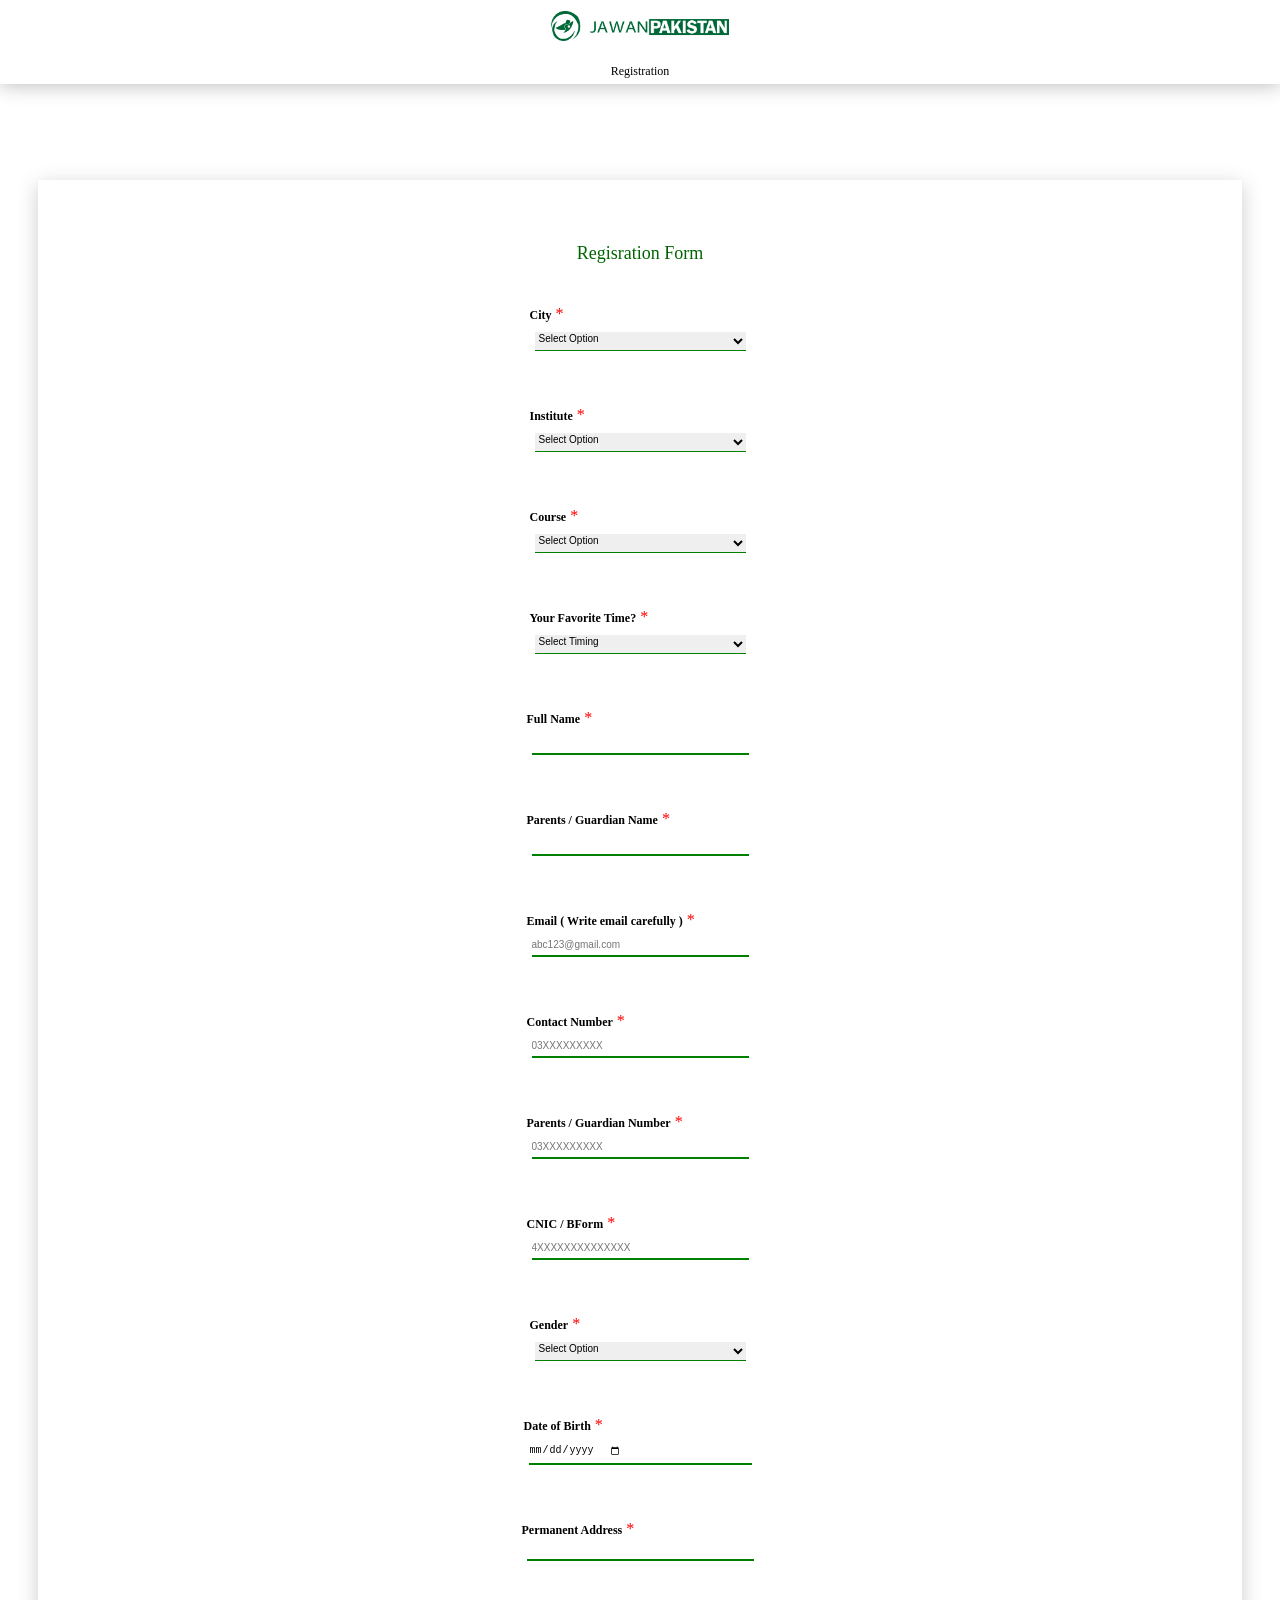
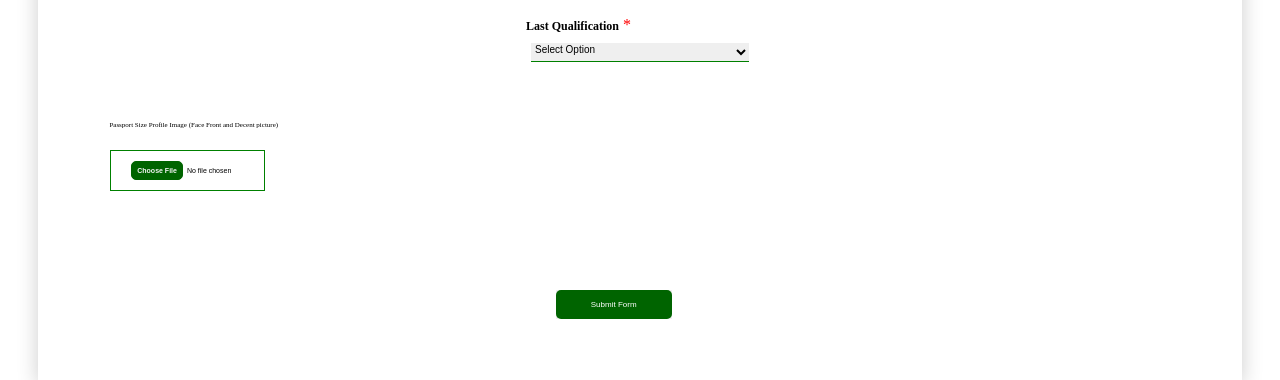
<file: Jawan Pakistan/index.html>
<!DOCTYPE html>
<html lang="en">
<head>
    <meta charset="UTF-8">
    <meta name="viewport" content="width=device-width, initial-scale=1.0">
    <link rel="icon" href="Images/JAWAN PAKISTAN Icon.png">
    <link rel="stylesheet" href="CSS/style.css">
    <link rel="stylesheet" media="screen and (max-width:1330px)" href="CSS/phone.css">
    <title>Jawan Pakistan</title>
</head>
<body>
    <header class="header">
        <div class="left">
            <img src="Images/JAWAN PAKISTAN.png" alt="Jawan Pakistan Logo">
        </div>
        <div class="right">
            <ul class="navbar">
                <li><a href="#">Registration</a></li>
            </ul>
        </div>
    </header>
    <main class="main">
        <div class="main-heading">
            Regisration Form
        </div>
        <div class="first">
            <div class="form-group">
                <span class="word">City</span>
                <span class="uni">*</span>
                <div class="menu">
                    <select name="city" id="city" class="drop">
                        <option value="option1">
                            Select Option
                        </option>
                        <option value="option2">
                            Karachi
                        </option>
                    </select>
                </div>
            </div>
            <div class="form-group">
                <span class="word">Institute</span>
                <span class="uni">*</span>
                <div class="menu">
                    <select name="institute" id="city" class="drop">
                        <option value="option1">
                            Select Option
                        </option>
                    </select>
                </div>
            </div>
            <div class="form-group">
                <span class="word">Course</span>
                <span class="uni">*</span>
                <div class="menu">
                    <select name="course" id="city" class="drop">
                        <option value="option1">
                            Select Option
                        </option>
                    </select>
                </div>
            </div>
        </div>
        <div class="first">
            <div class="form-group">
                <span class="word">Your Favorite Time?</span>
                <span class="uni">*</span>
                <div class="menu">
                    <select name="timing" id="city" class="drop">
                        <option value="option1">
                            Select Timing
                        </option>
                    </select>
                </div>
            </div>
            <div class="form-group">
                <span class="word">Full Name</span>
                <span class="uni">*</span>
                <div class="menu">
                    <input type="text" name="name" id="name">
                </div>
            </div>
            <div class="form-group">
                <span class="word">Parents / Guardian Name</span>
                <span class="uni">*</span>
                <div class="menu">
                    <input type="text" name="parents" id="parents">
                </div>
            </div>
        </div>
        <div class="first">
            <div class="form-group">
                <span class="word">Email ( Write email carefully )</span>
                <span class="uni">*</span>
                <div class="menu">
                <input type="email" placeholder="abc123@gmail.com" required>
                </div>
            </div>
            <div class="form-group">
                <span class="word">Contact Number</span>
                <span class="uni">*</span>
                <div class="menu">
                <input type="number" placeholder="03XXXXXXXXX" required>
                </div>
            </div>
            <div class="form-group">
                <span class="word">Parents / Guardian Number</span>
                <span class="uni">*</span>
                <div class="menu">
                <input type="number" placeholder="03XXXXXXXXX" required>
                </div>
            </div>
        </div>
        <div class="first">
            <div class="form-group">
                <span class="word">CNIC / BForm</span>
                <span class="uni">*</span>
                <div class="menu">
                <input type="number" placeholder="4XXXXXXXXXXXXXX" required>
                </div>
            </div>
            <div class="form-group">
                <span class="word">Gender</span>
                <span class="uni">*</span>
                <div class="menu">
                    <select name="gender" id="" class="drop" required>
                        <option value="option1">
                            Select Option
                        </option>
                        <option value="option2">
                            Male
                        </option>
                        <option value="option3">
                            Female
                        </option>
                    </select>
                </div>
            </div>
            <div class="form-group">
                <span class="word">Date of Birth</span>
                <span class="uni">*</span>
                <div class="menu">
                <input type="date" name="date" id="date" class="date" required>
                </div>
            </div>
        </div>
        <div class="first">
            <div class="form-group">
                <span class="word">Permanent Address</span>
                <span class="uni">*</span>
                <div class="menu">
                <input type="text" name="address" id="" class="input" required>
                </div>
            </div>
            <div class="form-group">
                <span class="word">Last Qualification</span>
                <span class="uni">*</span>
                <div class="menu">
                    <select name="last" id="last" class="drop line" required>
                        <option value="option1">
                            Select Option
                        </option>
                        <option value="option2">
                            Under Matric
                        </option>
                        <option value="option3">
                            Matric / O-Level
                        </option>
                        <option value="option4">
                            Intermediate / A-Level
                        </option>
                        <option value="option5">
                            Graduate
                        </option>
                        <option value="option6">
                            Masters
                        </option>
                        <option value="option7">
                            PHD
                        </option>
                    </select>
                </div>
            </div>
        </div>
        <div class="file">
            <div class="text">
                Passport Size Profile Image (Face Front and Decent picture)
            </div>
                <input type="file" name="file" id="file" class="file-option" required>
        </div>
        <div class="submit">
            <button>
                <input type="submit" name="submit" value="Submit Form" id="" class="submit-option">
            </button>
        </div>
    </main>
</body>
</html>
</file>
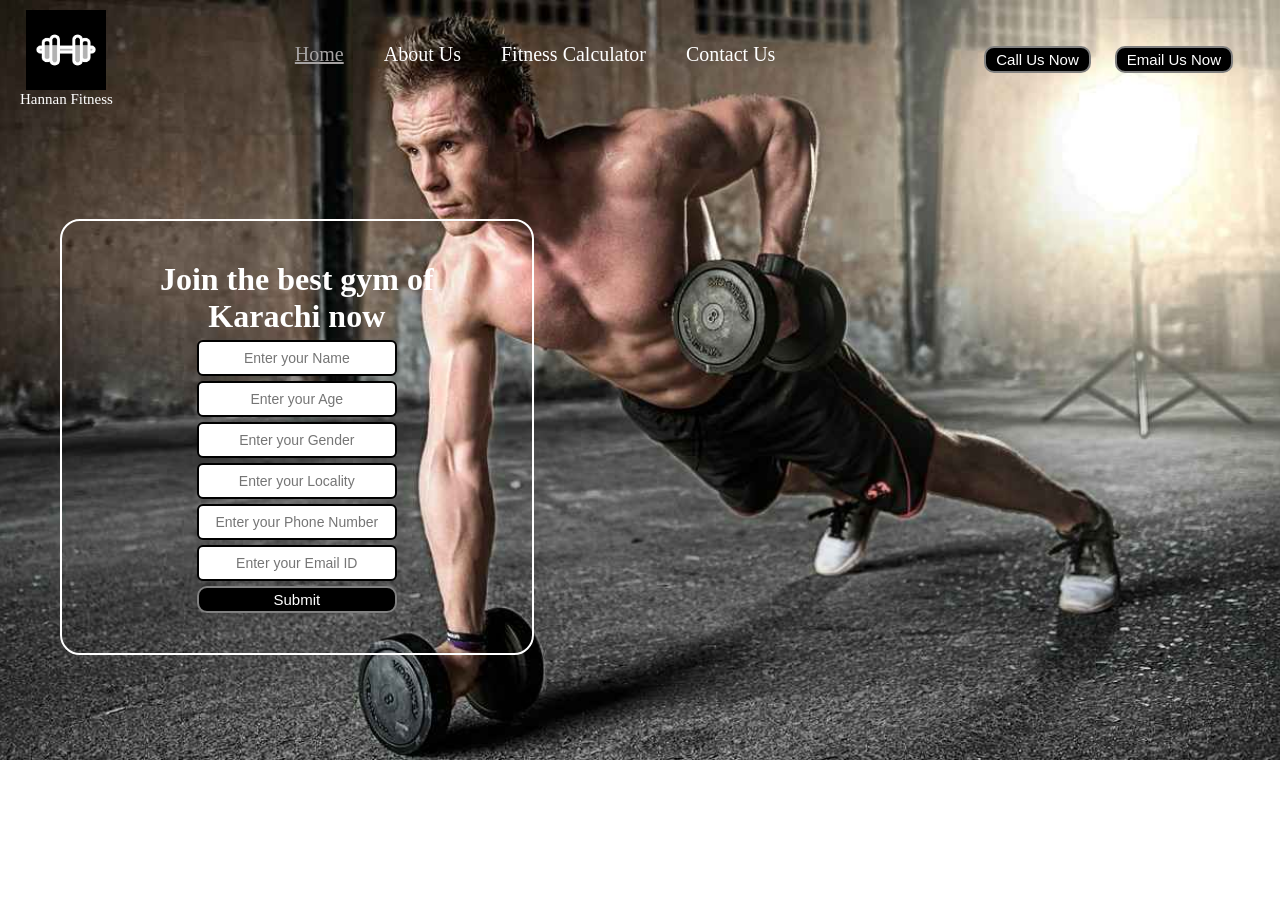
<file: Landing Page/index.html>
<!DOCTYPE html>
<html lang="en">

<head>
    <meta charset="UTF-8">
    <meta name="viewport" content="width=device-width, initial-scale=1.0">
    <link rel="stylesheet" href="CSS/style.css">
    <link rel="stylesheet" media="screen and (max-width:1000px)" href="CSS/phone.css">
    <title>Hannan Fitness</title>
</head>

<body>
    <header class="header">
        <div class="left">
            <img src="Images/logo.png" alt="">
            <div>Hannan Fitness</div>
        </div>
        <div class="mid">
            <ul class="navbar">
                <li><a href="#" class="active">Home</a></li>
                <li><a href="#">About Us</a></li>
                <li><a href="#">Fitness Calculator</a></li>
                <li><a href="#">Contact Us</a></li>
            </ul>
        </div>
        <div class="right">
            <button class="btn">Call Us Now</button>
            <button class="btn">Email Us Now</button>
        </div>
    </header>
    <div class="container">
        <h1>Join the best gym of Karachi now</h1>
        <form action="noaction.php">
            <div class="form-group">
                <input type="text" name="" placeholder="Enter your Name">
            </div>
            <div class="form-group">
                <input type="text" name="" placeholder="Enter your Age">
            </div>
            <div class="form-group">
                <input type="text" name="" placeholder="Enter your Gender">
            </div>
            <div class="form-group">
                <input type="text" name="" placeholder="Enter your Locality">
            </div>
            <div class="form-group">
                <input type="text" name="" placeholder="Enter your Phone Number">
            </div>
            <div class="form-group">
                <input type="text" name="" placeholder="Enter your Email ID">
            </div>
            <button class="btn">Submit</button>
        </form>
    </div>
</body>

</html>
</file>
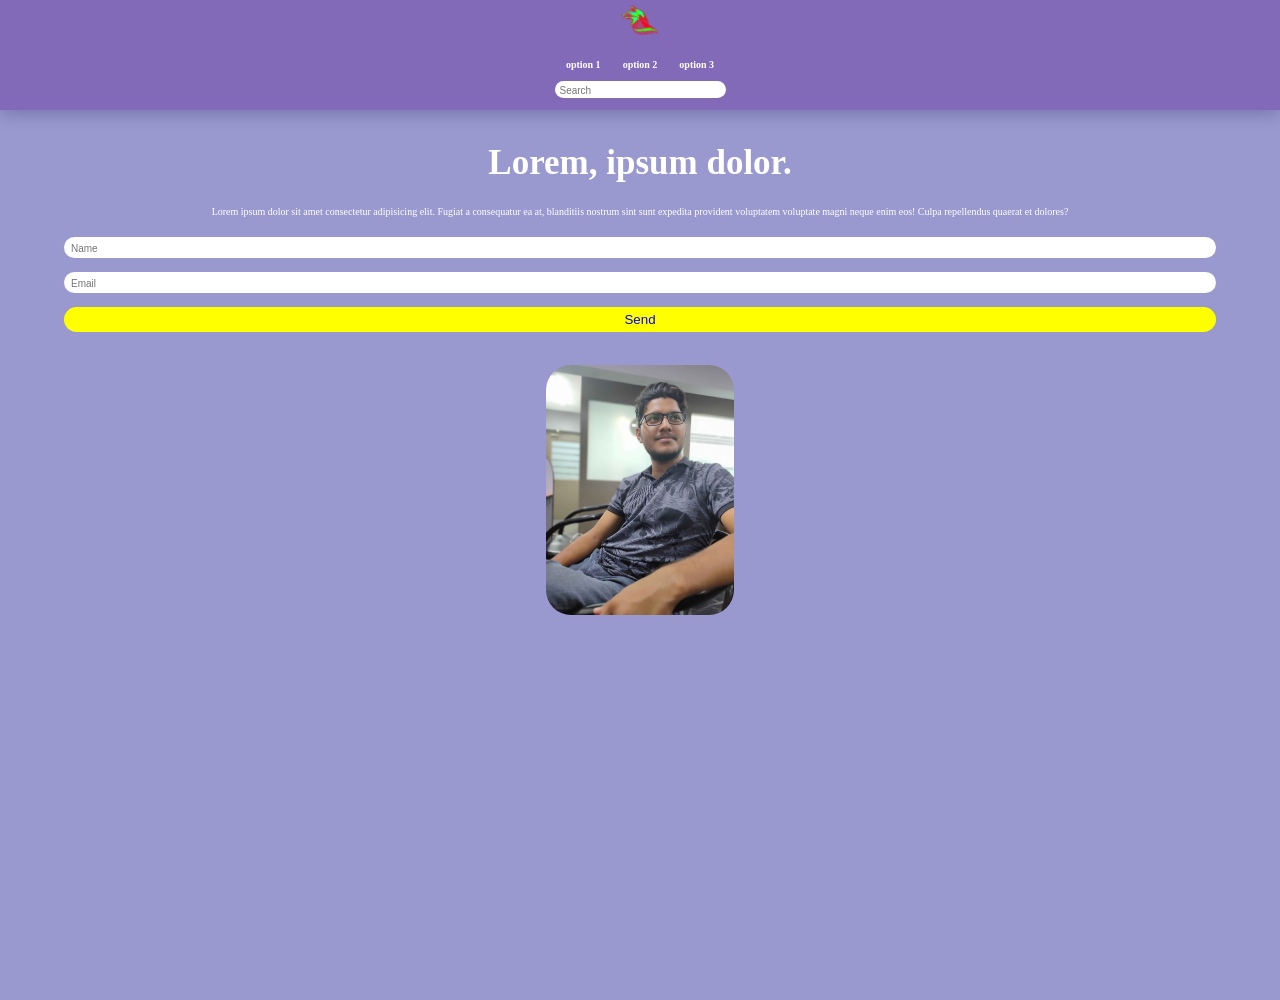
<file: Practice Landing Page/index.html>
<!DOCTYPE html>
<html lang="en">
<head>
    <meta charset="UTF-8">
    <meta name="viewport" content="width=device-width, initial-scale=1.0">
    <link rel="stylesheet" href="CSS/style.css">
    <link rel="stylesheet" media="screen and (max-width:1300px)" href="CSS/phone.css">
    <title>Practice Landing Page</title>
</head>
<body>
    <nav id="navbar">
        <div id="logo">
            <img src="Images/Transparent Gaming Logo 3.png" alt="Logo">
        </div>
        <ul class="nav">
            <li><a href="#">option 1</a></li>
            <li><a href="#">option 2</a></li>
            <li><a href="#">option 3</a></li>   
        </ul>
        <div class="search">
            <input type="text" placeholder="Search">
        </div>
    </nav>
    <section id="page">
        <div class="text">
            <h1 class="h-primary">
                Lorem, ipsum dolor.
            </h1>
            <p>Lorem ipsum dolor sit amet consectetur adipisicing elit. Fugiat a consequatur ea at, blanditiis nostrum sint sunt expedita provident voluptatem voluptate magni neque enim eos! Culpa repellendus quaerat et dolores?</p>
            <input type="text" placeholder="Name">
            <input type="email" placeholder="Email">
            <button class="btn">Send</button>
        </div>
        <div class="img">
            <img src="Images/My Profile.jpg" alt="My Image">
        </div>
    </section>
</body>
</html>
</file>
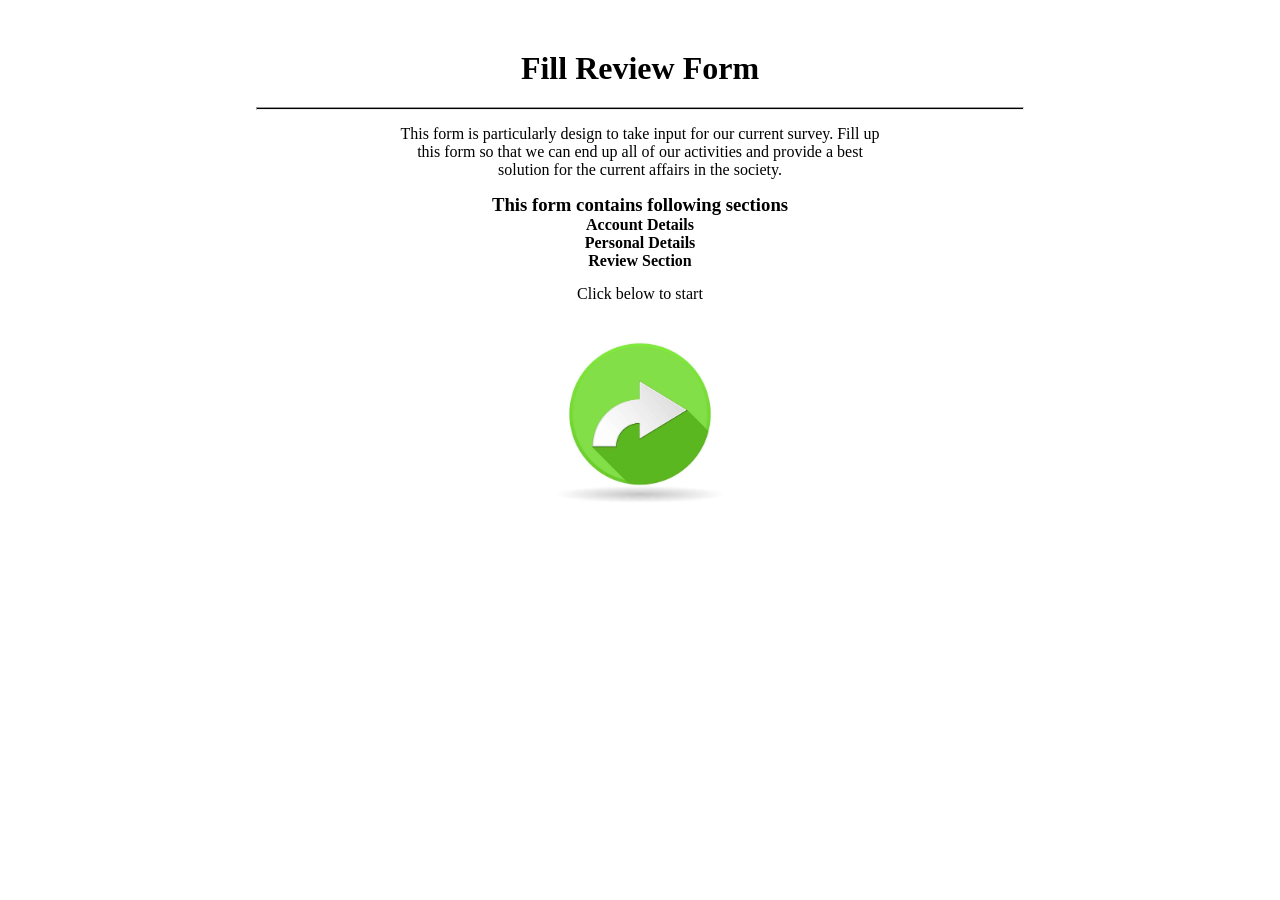
<file: Review Form/index.html>
<!DOCTYPE html>
<html lang="en">

<head>
    <meta charset="UTF-8">
    <meta name="viewport" content="width=device-width, initial-scale=1.0">
    <link rel="stylesheet" href="CSS/style.css">
    <link rel="stylesheet" media="screen and (max-width:1130px)" href="CSS/phone.css">
    <title>Review Form</title>
</head>

<body>
    <header>
        <h1>Fill Review Form</h1>
    </header>
    <hr>
    <main>
        <p>This form is particularly design to take input for our current survey. Fill up this form so that we can end
            up all of our activities and provide a best solution for the current affairs in the society.</p>
        <h3>This form contains following sections</h3>
        <h4>Account Details</h4>
        <h4>Personal Details</h4>
        <h4>Review Section</h4>
    </main>
    <footer>
        <p class="p">Click below to start</p>
        <a href="Account/index.html"><img src="Images/Arrow.jpg" alt=""></a>
    </footer>
</body>

</html>
</file>
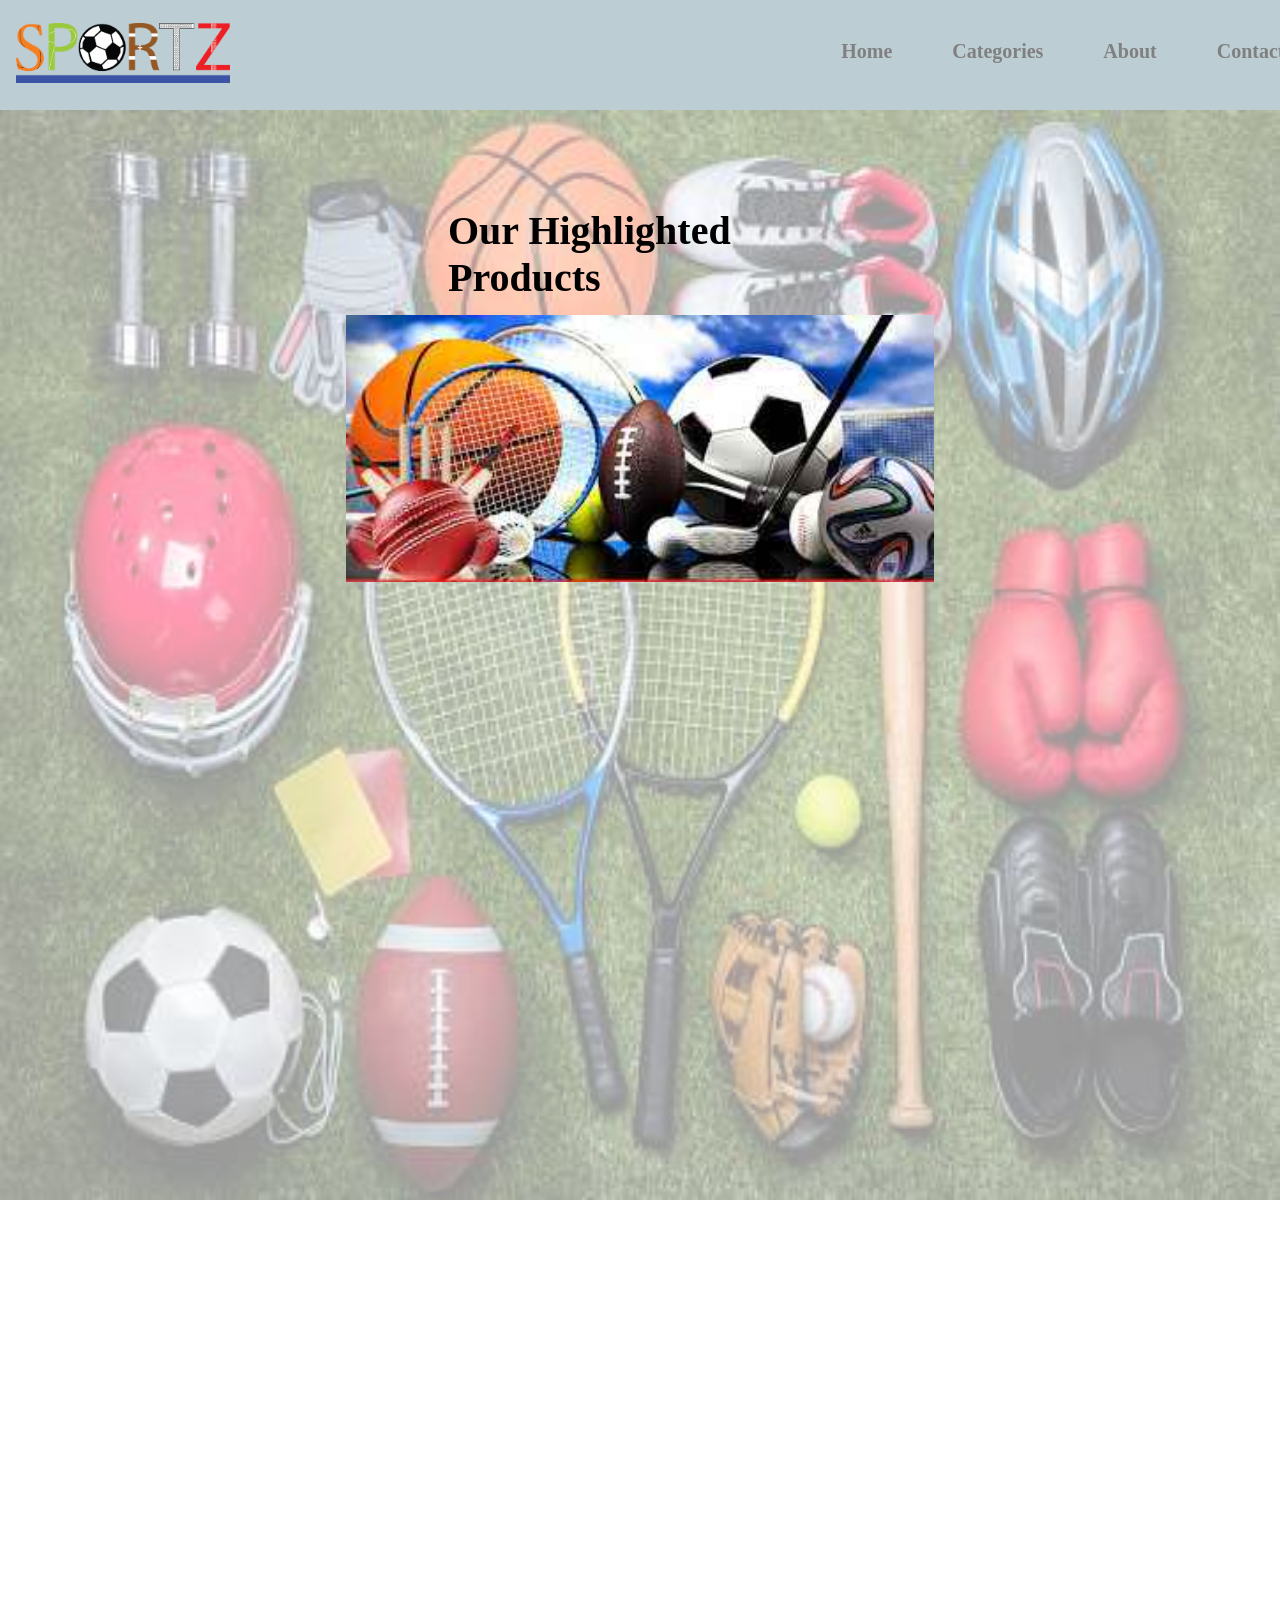
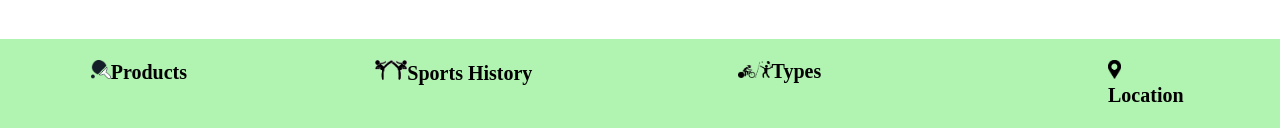
<file: Sports Landing Page/index.html>
<!DOCTYPE html>
<html lang="en">
<head>
    <meta charset="UTF-8">
    <meta name="viewport" content="width=device-width, initial-scale=1.0">
    <link rel="stylesheet" href="CSS/style.css">
    <link rel="icon" href="Images/Sports logo.png">
    <title>SPORTZ</title>
</head>
<body>
    <header class="header">
        <div class="left">
            <img src="Images/Sports Landing Page Logo.png" alt="Sports Logo">
        </div>
        <div class="right">
            <ul class="navbar">
                <li><a href="#">Home</a></li>
                <li><a href="#">Categories</a></li>
                <li><a href="#">About</a></li>
                <li><a href="#">Contact</a></li>
            </ul>
        </div>
    </header>
    <main class="main">
        <div class="background">
            <img src="Images/Sports bg Image.jpg" alt="">
        </div>
        <div class="product-left">
            Our Highlighted Products
        </div>
        <div class="product-right">
            <a href="@"><img src="Images/Product 1.jpeg" alt="Product Image"></a>
        </div>
    </main>
    <footer class="footer">
        <div class="bottom">
            <ul class="endbar">
                <li><a href="#"><img class="img1" src="Images/Sports logo 2.png" alt="Products">Products</a></li>
                <li><a href="#"><img class="img2" src="Images/Our Story.png" alt="Sports History">Sports History</a></li>
                <li><a href="#"><img class="img3" src="Images/Types.png" alt="Types">Types</a></li>
                <li><a href="#"><img class="img4" src="Images/Location.png" alt="Location">Location</a></li>
            </ul>
        </div>
    </footer>
</body>
</html>
</file>
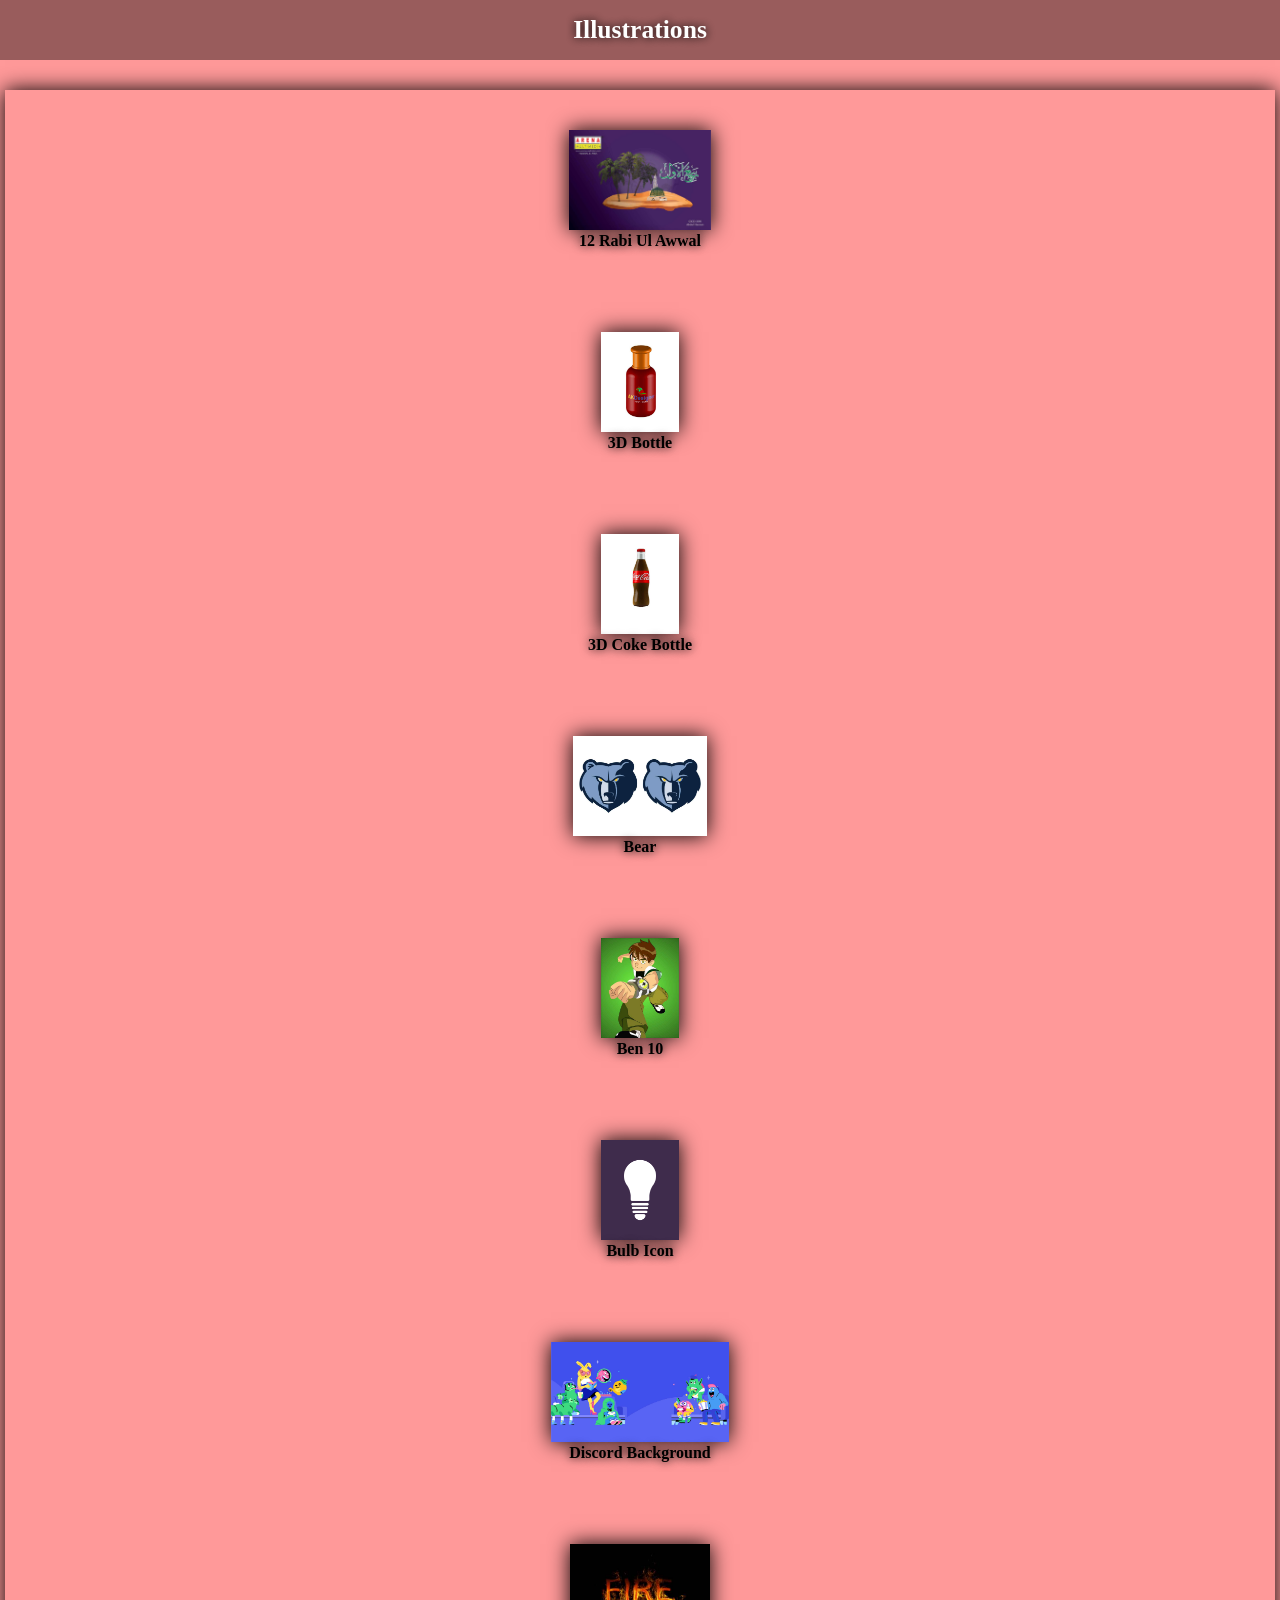
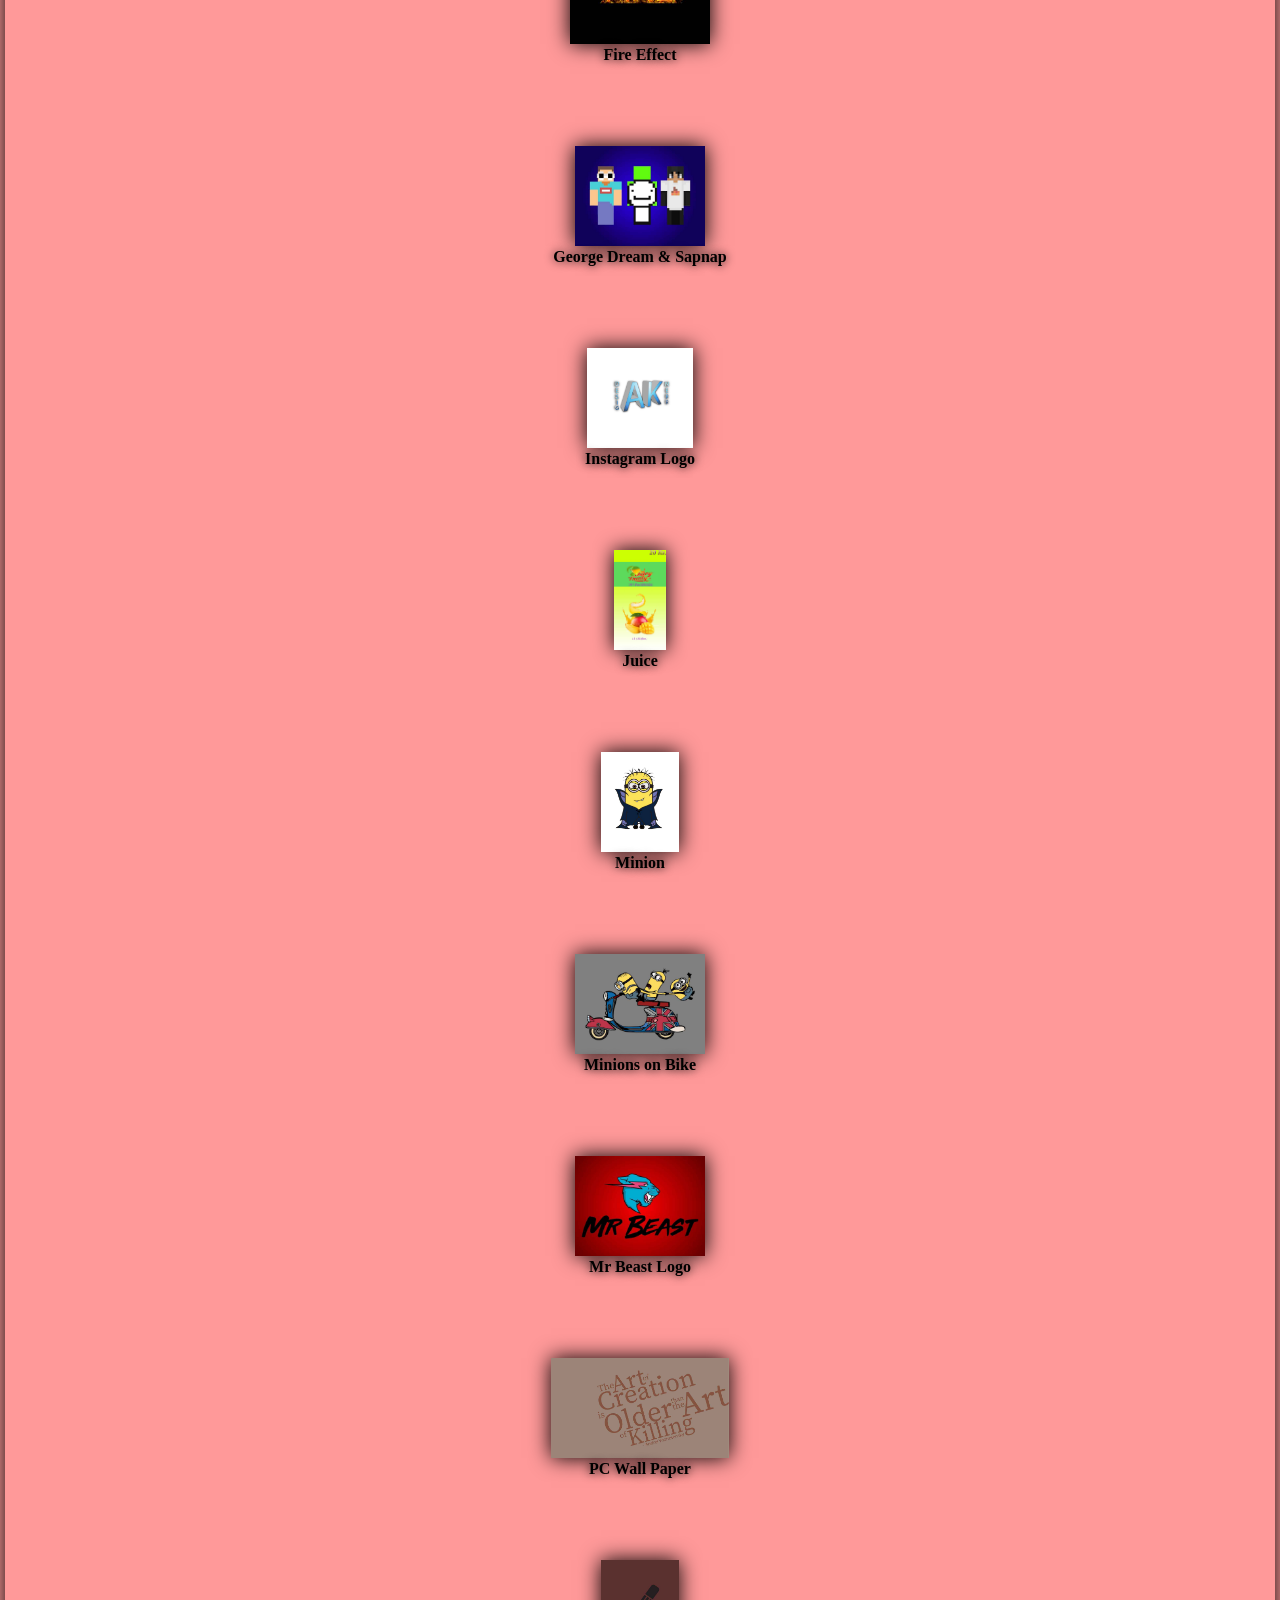
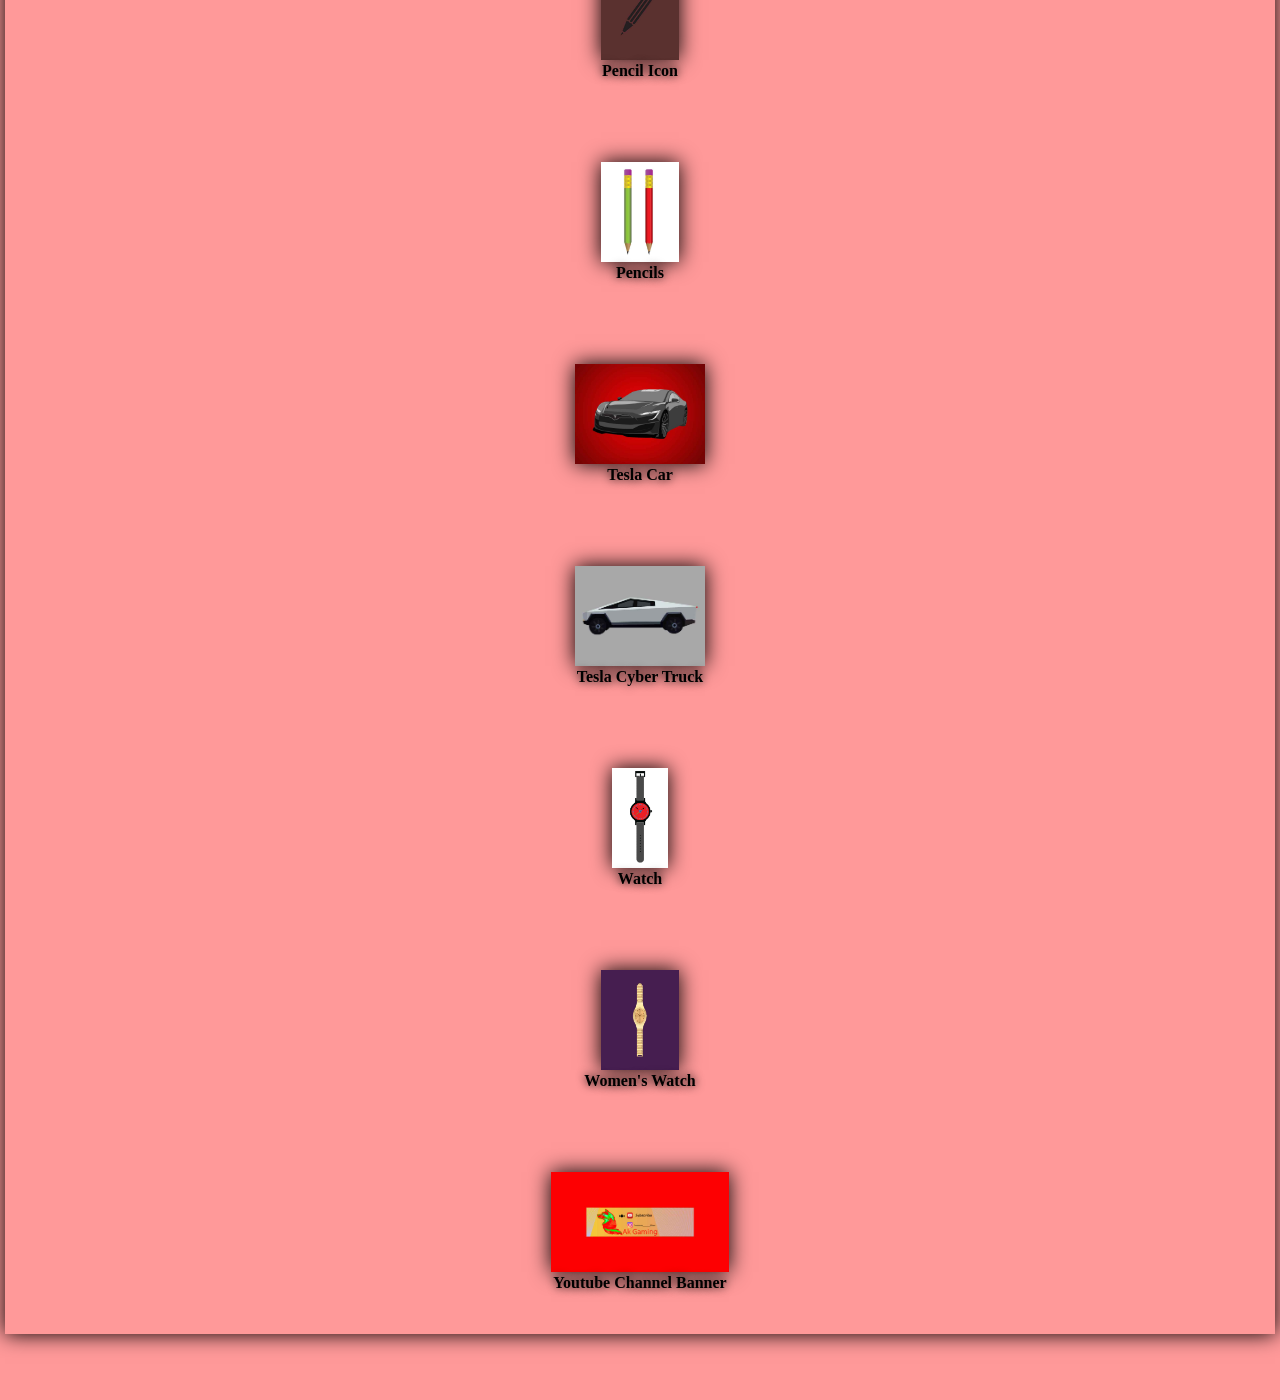
<file: Adobe/Illustrations/index.html>
<!DOCTYPE html>
<html lang="en">
<head>
    <meta charset="UTF-8">
    <meta name="viewport" content="width=device-width, initial-scale=1.0">
    <link rel="stylesheet" href="CSS/style.css">
    <link rel="stylesheet" media="screen and (max-width:1300px)" href="CSS/phone.css">
    <title>Illustrations</title>
</head>
<body>
    <!-- Navigation Bar Start -->
    <nav id="navbar">
        <h1 class="h-primary center">
            Illustrations
        </h1>
    </nav>
    <!-- Navigation Bar End -->
    <!-- Illustrations Section Start -->
    <section id="illustration-section">
        <div class="illustration">
            <div class="illustration-box">
                <img src="Images/12 Rabi Ul Awwal.jpg" alt="Illustrations">
                <h2 class="h-secondary center">
                    12 Rabi Ul Awwal
                </h2>
            </div>
            <div class="illustration-box">
                <img src="Images/3D Bottle.jpg" alt="Illustrations">
                <h2 class="h-secondary center">
                    3D Bottle
                </h2>
            </div>
            <div class="illustration-box">
                <img src="Images/3d Coke Bottle.jpg" alt="Illustrations">
                <h2 class="h-secondary center">
                    3D Coke Bottle
                </h2>
            </div>
        </div>
        <div class="illustration">
            <div class="illustration-box">
                <img src="Images/Bear.jpg" alt="Illustrations">
                <h2 class="h-secondary center">
                    Bear
                </h2>
            </div>
            <div class="illustration-box">
                <img src="Images/Ben 10.jpg" alt="Illustrations">
                <h2 class="h-secondary center">
                    Ben 10
                </h2>
            </div>
            <div class="illustration-box">
                <img src="Images/Bulb Icon.png" alt="Illustrations">
                <h2 class="h-secondary center">
                    Bulb Icon
                </h2>
            </div>
        </div>
        <div class="illustration">
            <div class="illustration-box">
                <img src="Images/Discord Background.jpg" alt="Illustrations">
                <h2 class="h-secondary center">
                    Discord Background
                </h2>
            </div>
            <div class="illustration-box">
                <img src="Images/Fire Effect.jpg" alt="Illustrations">
                <h2 class="h-secondary center">
                    Fire Effect
                </h2>
            </div>
            <div class="illustration-box">
                <img src="Images/George Dream and Sapnap.jpg" alt="Illustrations">
                <h2 class="h-secondary center">
                    George Dream & Sapnap
                </h2>
            </div>
        </div>
        <div class="illustration">
            <div class="illustration-box">
                <img src="Images/Instagram Logo.jpg" alt="Illustrations">
                <h2 class="h-secondary center">
                    Instagram Logo
                </h2>
            </div>
            <div class="illustration-box">
                <img src="Images/Juice.jpg" alt="Illustrations">
                <h2 class="h-secondary center">
                    Juice
                </h2>
            </div>
            <div class="illustration-box">
                <img src="Images/Minion.jpg" alt="Illustrations">
                <h2 class="h-secondary center">
                    Minion
                </h2>
            </div>
        </div>
        <div class="illustration">
            <div class="illustration-box">
                <img src="Images/Minions on Bike.jpg" alt="Illustrations">
                <h2 class="h-secondary center">
                    Minions on Bike
                </h2>
            </div>
            <div class="illustration-box">
                <img src="Images/Mr Beast Logo.jpg" alt="Illustrations">
                <h2 class="h-secondary center">
                    Mr Beast Logo
                </h2>
            </div>
            <div class="illustration-box">
                <img src="Images/PC Wall Paper.jpg" alt="Illustrations">
                <h2 class="h-secondary center">
                    PC Wall Paper
                </h2>
            </div>
        </div>
        <div class="illustration">
            <div class="illustration-box">
                <img src="Images/Pencil Icon.jpg" alt="Illustrations">
                <h2 class="h-secondary center">
                    Pencil Icon
                </h2>
            </div>
            <div class="illustration-box">
                <img src="Images/Pencils.jpg" alt="Illustrations">
                <h2 class="h-secondary center">
                    Pencils
                </h2>
            </div>
            <div class="illustration-box">
                <img src="Images/Tesla Car.jpg" alt="Illustrations">
                <h2 class="h-secondary center">
                    Tesla Car
                </h2>
            </div>
        </div>
        <div class="illustration">
            <div class="illustration-box">
                <img src="Images/Tesla Cyber Truck.jpg" alt="Illustrations">
                <h2 class="h-secondary center">
                    Tesla Cyber Truck
                </h2>
            </div>
            <div class="illustration-box">
                <img src="Images/Watch.jpg" alt="Illustrations">
                <h2 class="h-secondary center">
                    Watch
                </h2>
            </div>
            <div class="illustration-box">
                <img src="Images/Women's Watch.jpg" alt="Illustrations">
                <h2 class="h-secondary center">
                    Women's Watch
                </h2>
            </div>
        </div>
        <div class="illustration">
            <div class="illustration-box">
                <img src="Images/Youtube Channel Banner.jpg" alt="Illustrations">
                <h2 class="h-secondary center">
                    Youtube Channel Banner
                </h2>
            </div>
        </div>
    </section>
    <!-- Illustrations Section End -->
</body>
</html>
</file>
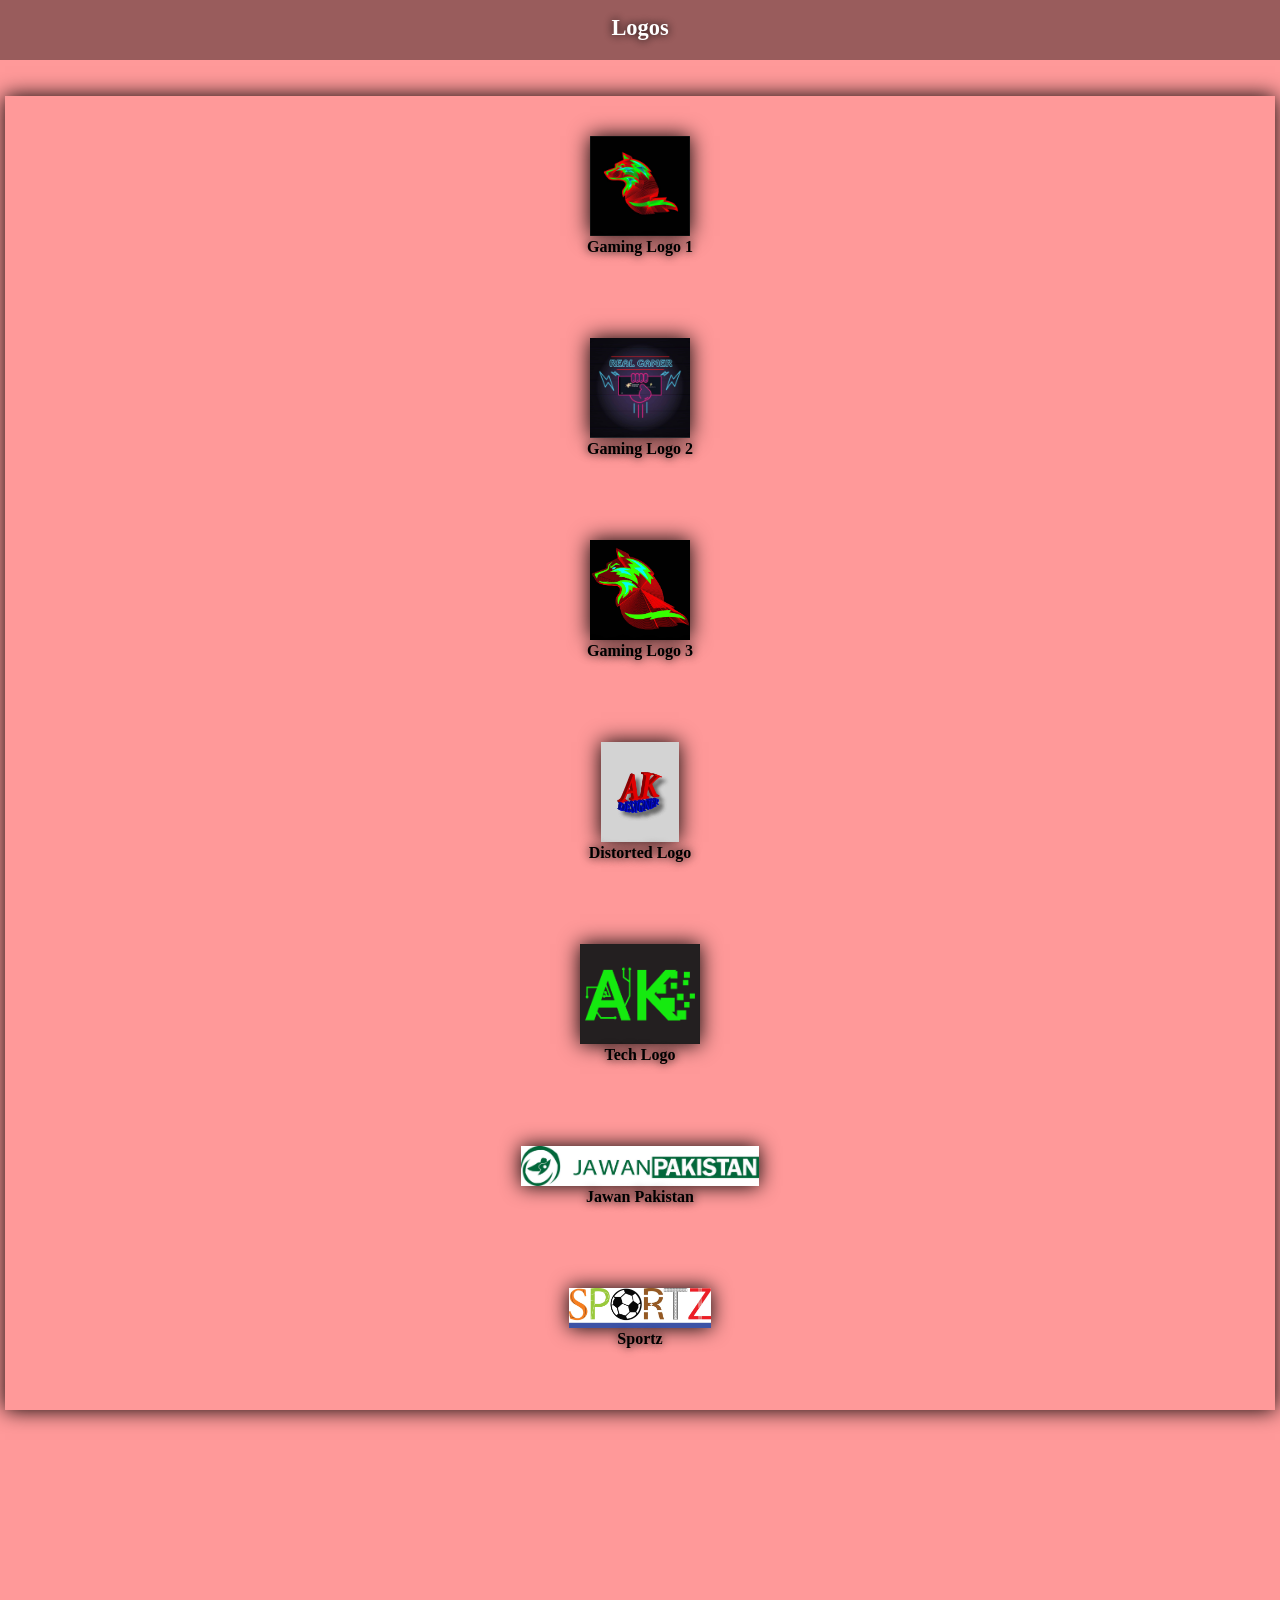
<file: Adobe/Logos/index.html>
<!DOCTYPE html>
<html lang="en">
<head>
    <meta charset="UTF-8">
    <meta name="viewport" content="width=device-width, initial-scale=1.0">
    <link rel="stylesheet" href="CSS/style.css">
    <link rel="stylesheet" media="screen and (max-width:1300px)" href="CSS/phone.css">
    <title>Logos</title>
</head>
<body>
    <!-- Navigation Bar Start -->
    <nav id="navbar">
        <h1 class="h-primary center">
            Logos
        </h1>
    </nav>
    <!-- Navigation Bar End -->
    <!-- Logos Section Start -->
    <section id="logos-section">
        <div class="logo">
            <div class="logo-box">
                <img src="Images/Gaming logo 1.jpg" alt="Logos">
                <h2 class="h-secondary center">
                    Gaming Logo 1
                </h2>
            </div>
            <div class="logo-box">
                <img src="Images/Gaming Logo 2.jpg" alt="Logos">
                <h2 class="h-secondary center">
                    Gaming Logo 2
                </h2>
            </div>
            <div class="logo-box">
                <img src="Images/Gaming Logo 3.jpg" alt="Logos">
                <h2 class="h-secondary center">
                    Gaming Logo 3
                </h2>
            </div>
        </div>
        <div class="logo">
            <div class="logo-box">
                <img src="Images/Distorted Logo.jpg" alt="Logos">
                <h2 class="h-secondary center">
                    Distorted Logo
                </h2>
            </div>
            <div class="logo-box">
                <img src="Images/tech-logo 2.png" alt="Logos">
                <h2 class="h-secondary center">
                    Tech Logo
                </h2>
            </div>
        </div>
        <div class="logo">
            <div class="logo-box">
                <img class="jawan" src="Images/JAWAN PAKISTAN.jpg" alt="Logos">
                <h2 class="h-secondary center">
                    Jawan Pakistan
                </h2>
            </div>
        </div>
        <div class="logo">
            <div class="logo-box">
                <img class="sport" src="Images/Sports Landing Page Logo.jpg" alt="Logos">
                <h2 class="h-secondary center">
                    Sportz
                </h2>
            </div>
        </div>
    </section>
    <!-- Logos Section End -->
</body>
</html>
</file>
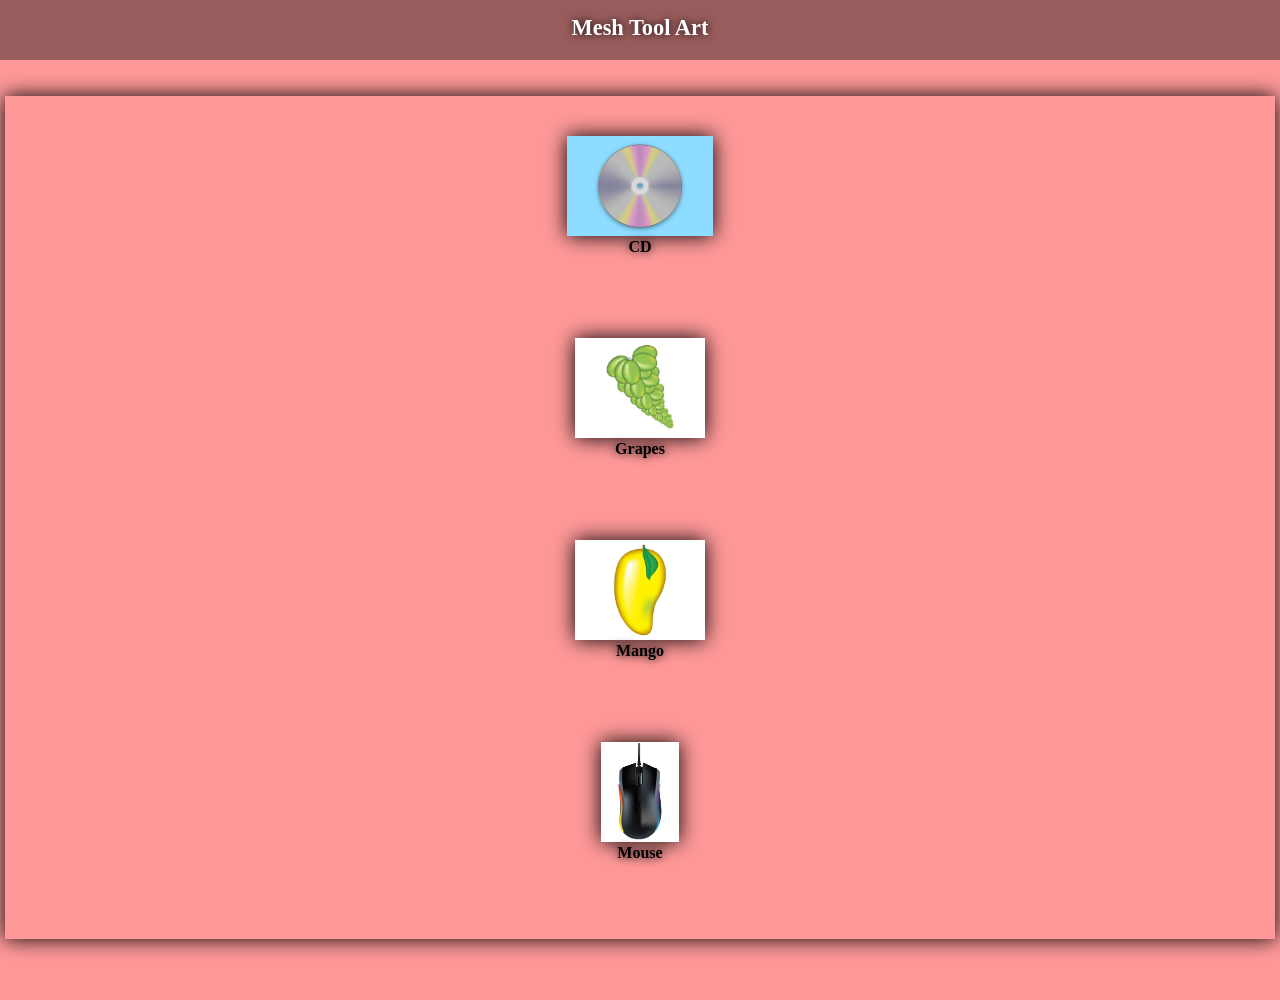
<file: Adobe/Mesh Tool/index.html>
<!DOCTYPE html>
<html lang="en">
<head>
    <meta charset="UTF-8">
    <meta name="viewport" content="width=device-width, initial-scale=1.0">
    <link rel="stylesheet" href="CSS/style.css">
    <link rel="stylesheet" media="screen and (max-width:1300px)" href="CSS/phone.css">
    <title>Mesh Tool Art</title>
</head>
<body>
    <!-- Navigation Bar Start -->
    <nav id="navbar">
        <h1 class="h-primary center">
            Mesh Tool Art
        </h1>
    </nav>
    <!-- Navigation Bar End -->
    <!-- Mesh Tool Section Start -->
    <section id="mesh-section">
        <div class="mesh">
            <div class="mesh-box">
                <img src="Images/CD.jpg" alt="Mesh Tool Art">
                <h2 class="h-secondary center">
                    CD
                </h2>
            </div>
            <div class="mesh-box">
                <img src="Images/Grapes.jpg" alt="Mesh Tool Art">
                <h2 class="h-secondary center">
                    Grapes
                </h2>
            </div>
            <div class="mesh-box">
                <img src="Images/Mango.jpg" alt="Mesh Tool Art">
                <h2 class="h-secondary center">
                   Mango
                </h2>
            </div>
        </div>
        <div class="mesh">
            <div class="mesh-box">
                <img src="Images/Mouse.jpg" alt="Mesh Tool Art">
                <h2 class="h-secondary center">
                    Mouse
                </h2>
            </div>
        </div>
    </section>
    <!-- Mesh Tool Section End -->
</body>
</html>
</file>
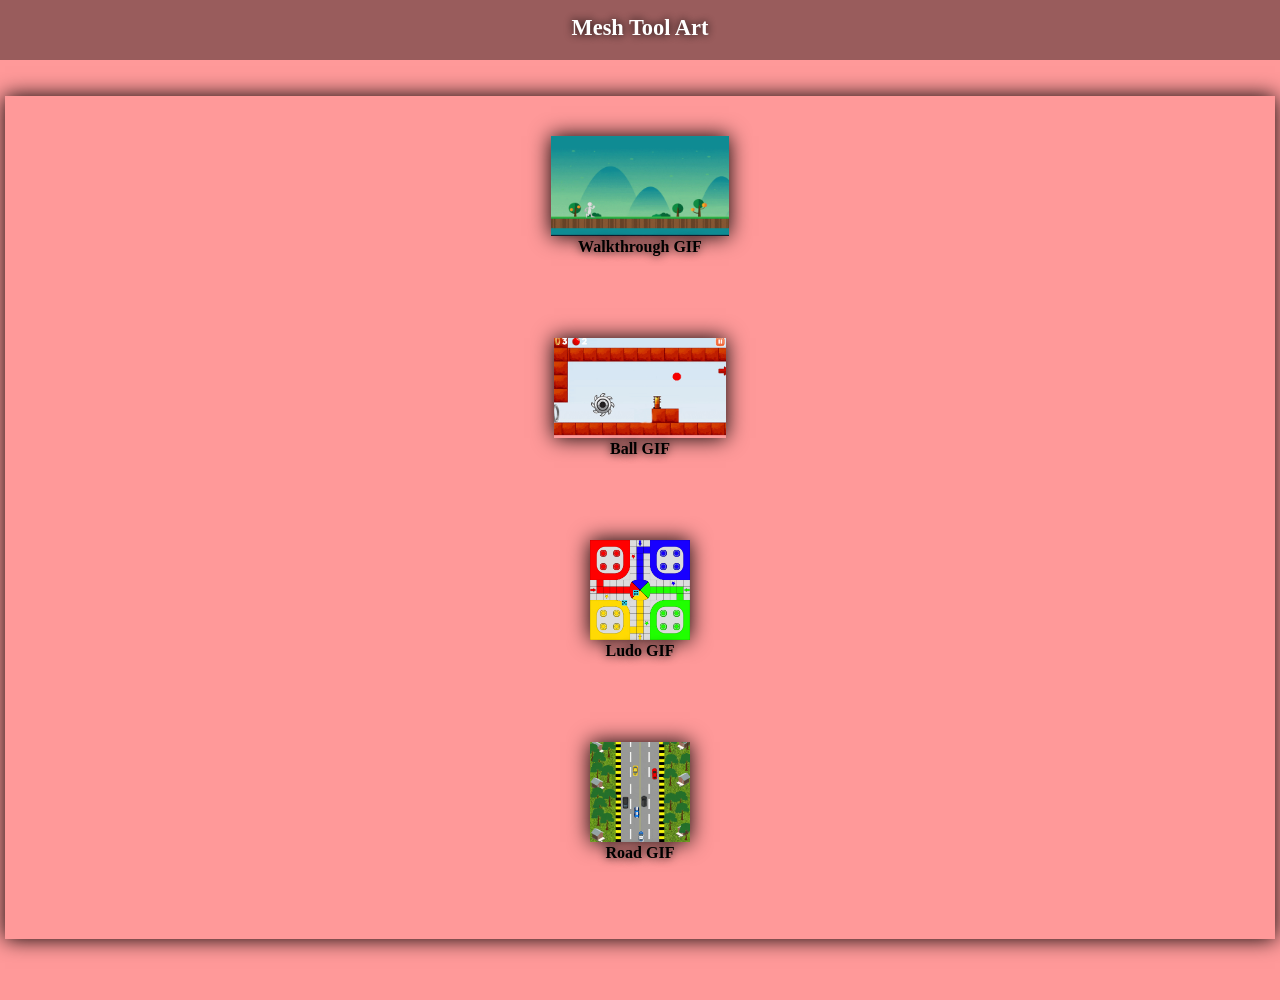
<file: Adobe/Photoshop Fram Animation/index.html>
<!DOCTYPE html>
<html lang="en">
<head>
    <meta charset="UTF-8">
    <meta name="viewport" content="width=device-width, initial-scale=1.0">
    <link rel="stylesheet" href="CSS/style.css">
    <link rel="stylesheet" media="screen and (max-width:1300px)" href="CSS/phone.css">
    <title>Photoshop Fram Animation</title>
</head>
<body>
    <!-- Navigation Bar Start -->
    <nav id="navbar">
        <h1 class="h-primary center">
            Mesh Tool Art
        </h1>
    </nav>
    <!-- Navigation Bar End -->
    <!-- Frame Animation Section Start -->
    <section id="animation-section">
        <div class="animation">
            <div class="animation-box">
                <img src="Images/Walk Through GIF.gif" alt="Photoshop Fram Animation">
                <h2 class="h-secondary center">
                    Walkthrough GIF
                </h2>
            </div>
            <div class="animation-box">
                <img src="Images/Ball GIF.gif" alt="Photoshop Fram Animation">
                <h2 class="h-secondary center">
                    Ball GIF
                </h2>
            </div>
            <div class="animation-box">
                <img src="Images/Ludo GIF.gif" alt="Photoshop Fram Animation">
                <h2 class="h-secondary center">
                   Ludo GIF
                </h2>
            </div>
        </div>
        <div class="animation">
            <div class="animation-box">
                <img src="Images/Road GIF.gif" alt="Photoshop Fram Animation">
                <h2 class="h-secondary center">
                    Road GIF
                </h2>
            </div>
        </div>
    </section>
    <!-- Frame Animation Section End -->
</body>
</html>
</file>
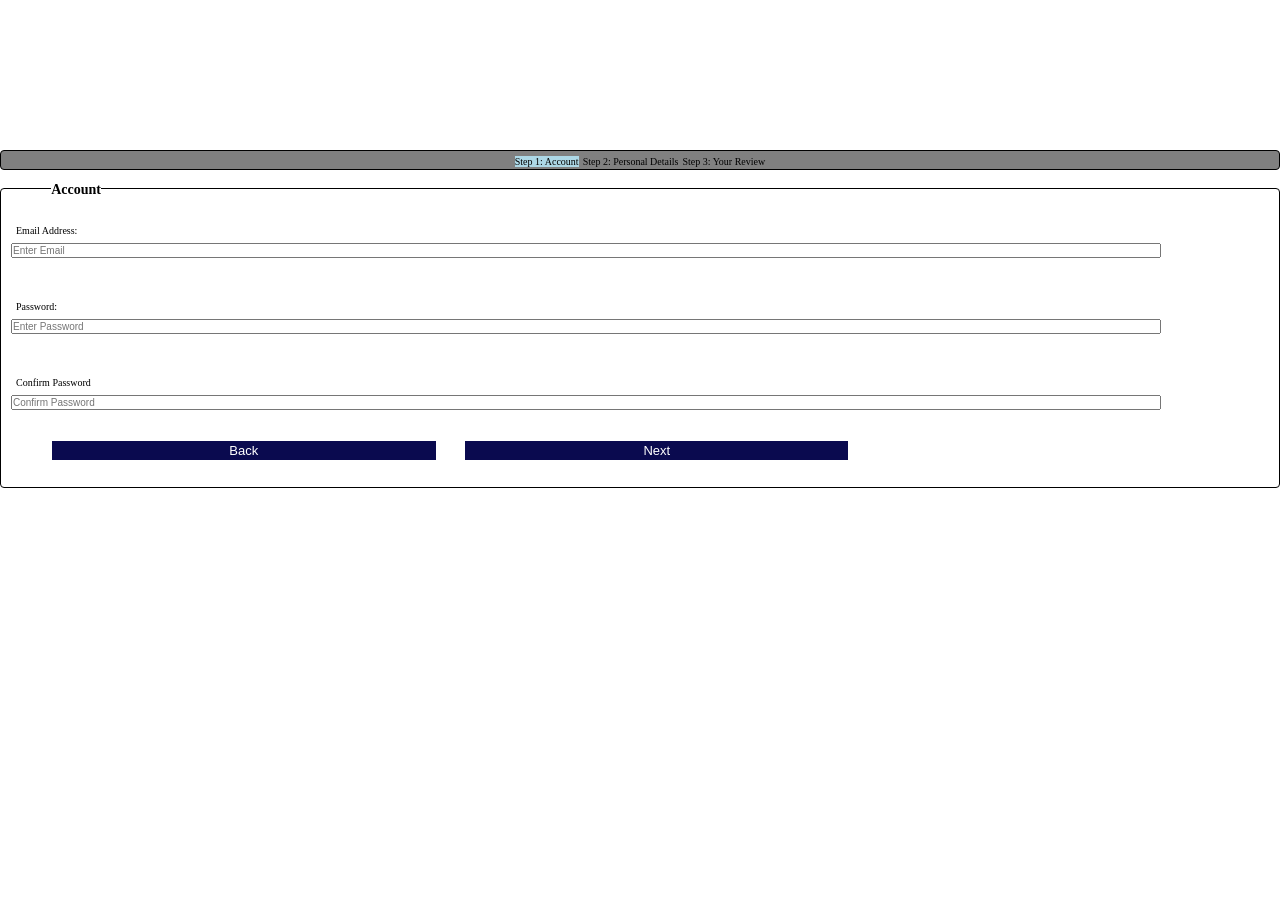
<file: Review Form/Account/index.html>
<!DOCTYPE html>
<html lang="en">
<head>
    <meta charset="UTF-8">
    <meta name="viewport" content="width=device-width, initial-scale=1.0">
    <link rel="stylesheet" href="CSS/style.css">
    <link rel="stylesheet" media="screen and (max-width:1364px)" href="CSS/phone.css">
    <title>Account</title>
</head>
<body>
    <header>
        <div class="heading">
            <a href="index.html" class="account">Step 1: Account</a>
            <a href="../Personal Details/index.html" class="link">Step 2: Personal Details</a>
            <a href="../Your Review/index.html" class="link">Step 3: Your Review</a>
        </div>
    </header>
    <main>
        <h2>Account</h2>
        <div class="box">
            <p>Email Address:</p>
            <input type="email" placeholder="Enter Email">
            <p>Password:</p>
            <input type="password" placeholder="Enter Password">
            <p>Confirm Password</p>
            <input type="password" placeholder="Confirm Password">
            <button class="back" type="button"><a href="../index.html">Back</a></button>
            <button class="next" type="button"><a href="../Personal Details/index.html">Next</a></button>
        </div>
    </main>
</body>
</html>
</file>
<file: CSS/style.css>
*{
    margin:0;
    padding:0;
    box-sizing: border-box;
}
html{
    scroll-behavior: smooth;
}
/* Navigation Bar Start */
#navbar{
    display:flex;
    position:sticky;
    top:0;
    top:0;
    left:0;
    z-index: 1;
}
#navbar::before{
    content:"";
    background-color: black;
    position:absolute;
    width:100%;
    height: 90px;
    opacity:0.4;
    z-index: -1;
}
#navbar #logo{
    /* border:2px solid red; */
    margin:6px 10px;
    padding:6px 12px;
}
#navbar #logo img{
    height:70px;
}
#navbar #navigation{
    display:flex;
    position:absolute;
    right:0;
}
#navbar #navigation .item{
    list-style: none;
    padding:30px 30px; 
    font-size: 1.4rem;
}
#navbar #navigation .item a{
    color:white;
    text-decoration: none;
    text-shadow: 2px 2px 10px black;
    border-radius: 20px;
    padding:10px;
    transition:all 0.5s;
}
#navbar #navigation .item a:hover{
    color:black;
    background-color: white;
}
/* Navigation Bar End */
/* Home Section Start */
#home{
    display:flex;
    flex-direction: column;
    align-items: center;
    justify-content: center;
    padding: 4px 200px;
    position:relative;
    height: 510px;
    margin-bottom: 90px;
}
#home::before{
    content:"";
    background:url("../Images/My\ Profile.jpg") no-repeat center center/cover;
    position:absolute;
    width:100%;
    height: 710px;
    opacity: 0.6;
    z-index: -1;
}
#home h1{
    color:white;
    text-shadow: 0px 0px 10px black;
}
#home p{
    font-size: 1.5rem;;
    color:white;
    text-shadow: 0px 0px 10px black;
}
/* Home Section End */
/* Work Section Start */
#work{
    margin-top: 100px;
}
#work h1{
    color:darkblue;
    text-shadow: 0px 0px 15px black;
    padding:20px 10px;
}
#work::before{
    content:"";
    background: rgb(54, 54, 230);
    position:absolute;
    width:100%;
    height: 1150px;
    opacity: 0.6;
    z-index: -1;
}
#work .my-work{
    margin:34px 45px;
    display: flex;
}
#work .my-work .work-box{
    border: 5px solid blue;
    padding:30px;
    margin: 3px auto;
    border-radius: 30px;
    background-color: rgb(110, 144, 218);
    transition: all 0.5s;
}
#work .my-work .work-box:hover{
    box-shadow: 0px 0px 20px black;
    transform: scale(1.02);
}
#work .my-work .work-box h2 a{
    color:lightblue;
    text-shadow: 0px 0px 20px black;
    text-decoration: none;
}
#work .my-work .work-box a .adobe{
    height:170px;
    margin:auto;
    display:block;
    box-shadow: 0px 0px 20px black;
}
#work .my-work .work-box a .review{
    height:170px;
    margin:auto;
    display:block;
    box-shadow: 0px 0px 20px black;
}
#work .my-work .work-box a .jawan{
    height:170px;
    width:280px;
    margin:auto;
    display:block;
    box-shadow: 0px 0px 20px black;
}
#work .my-work-2{
    margin:34px 45px;
    display: flex;
}
#work .my-work-2 .work-box{
    border: 5px solid blue;
    padding:30px;
    margin: 3px auto;
    border-radius: 30px;
    background-color: rgb(110, 144, 218);
    transition: all 0.5s;
}
#work .my-work-2 .work-box:hover{
    box-shadow: 0px 0px 20px black;
    transform: scale(1.02);
}
#work .my-work-2 .work-box h2 a{
    color:lightblue;
    text-shadow: 0px 0px 20px black;
    text-decoration: none;
}
#work .my-work-2 .work-box a .sport{
    width:250px;
    height:170px;
    margin:auto;
    display:block;
    box-shadow: 0px 0px 20px black;
}
#work .my-work-2 .work-box a .fitness{
    height:170px;
    width:280px;
    margin:auto;
    display:block;
    box-shadow: 0px 0px 20px black;
}
#work .my-work-2 .work-box a .discord{
    width:270px;
    height:170px;
    margin:auto;
    display:block;
    box-shadow: 0px 0px 20px black;
}
#work .my-work-3{
    margin:34px 45px;
    display: flex;
}
#work .my-work-3 .work-box{
    border: 5px solid blue;
    padding:30px;
    margin: 3px auto;
    border-radius: 30px;
    background-color: rgb(110, 144, 218);
    transition: all 0.5s;
}
#work .my-work-3 .work-box:hover{
    box-shadow: 0px 0px 20px black;
    transform: scale(1.02);
}
#work .my-work-3 .work-box h2 a{
    color:lightblue;
    text-shadow: 0px 0px 20px black;
    text-decoration: none;
}
#work .my-work-3 .work-box a .codexx{
    height:170px;
    width:300px;
    margin:auto;
    display:block;
    box-shadow: 0px 0px 20px black;
}
#work .my-work-3 .work-box a .ak{
    height:170px;
    width:280px;
    margin:auto;
    display:block;
    box-shadow: 0px 0px 20px black;
}
#work .my-work-3 .work-box a .default{
    height:170px;
    width:300px;
    margin:auto;
    display:block;
    box-shadow: 0px 0px 20px black;
}
/* Work Section End */
/* Contact Section Start */
#contact{
    position:relative;
    margin-top:85px;
}
#contact h1{
    color:darkblue;
    text-shadow: 0px 0px 15px black;
    padding:20px 10px;
}
#contact::before{
    content:"";
    background:url("../Images/Contact.jpg") no-repeat center center/cover;
    position:absolute;
    width:100%;
    height:655px;
    opacity: 0.4;
    z-index: -1;
}
#contact .contact-box{
    display:flex;
    justify-content: center;
    align-items: center;
    padding-bottom: 61px;
}
#contact .contact-box form .form-group input, #contact .contact-box form .form-group textarea{
    width:100%;
    padding:0.5rem;
    border-radius: 10px;
    font-size: 1.1rem;
}
#contact .contact-box form{
    width:50%;
}
#contact .contact-box form .form-group label {
    font-size: 1.5rem;
    font-weight: bolder;
}
/* Contact Section End */
/* Footer Start */
footer{
    background-color: black;
    color:white;
    padding:6px;
}
/* Footer End */
/* Universal Classes Start */
.h-primary{
    font-size: 3.8rem;
    font-family: 'Lucida Sans', 'Lucida Sans Regular', 'Lucida Grande', 'Lucida Sans Unicode', Geneva, Verdana, sans-serif;
    padding:6px 10px;
}
.h-secondary{
    font-size: 2rem;
    font-family: 'Lucida Sans', 'Lucida Sans Regular', 'Lucida Grande', 'Lucida Sans Unicode', Geneva, Verdana, sans-serif;
}
.center{
    text-align: center;
}
/* Universal Classes End */
</file>
<file: CSS/phone.css>
/* Navigation Bar Start */
#navbar{
    flex-direction: column;
}
#navbar::before{
    height:90px;
    width:100%;
}
#navbar #logo{
    margin:6px auto;
    padding:3px 6px;
}
#navbar #logo img{
    height:30px;
}
#navbar #navigation{
    display:flex;
    position:relative;
    margin:3px auto;
}
#navbar #navigation .item{
    list-style: none;
    padding:10px 25px; 
    font-size: 1rem;
}
/* Navigation Bar End */
/* Home Section Start */
#home{
    height: 350px;
    padding: 4px 3px;
}
#home::before{
    height: 545px;  
}
#home p{
    font-size: 0.6rem;;
}
/* Home Section End */
/* Work Section Start */
#work{
    margin-top: 98px;
}
#work::before{
    height:1795px;
    width:100%;
}
#work h1{
    padding:10px 10px;
}
#work .my-work{
    flex-direction: column;
    margin:0px 5px;
}
#work .my-work .work-box{
    margin: 10px 1px;
}
#work .my-work .work-box a .adobe{
    height:80px;
}
#work .my-work .work-box a .jawan{
    height:80px;
    width:120px;
}
#work .my-work .work-box a .review{
    height:80px;
}
#work .my-work-2{
    flex-direction: column;
    margin:0px 5px;
}
#work .my-work-2 .work-box{
    margin: 10px 1px;
}
#work .my-work-2 .work-box a .sport{
    height:80px;
    width:120px;
}
#work .my-work-2 .work-box a .fitness{
    height:80px;
    width:120px;
}
#work .my-work-2 .work-box a .discord{
    width:120px;
    height:80px;
}
#work .my-work-3{
    flex-direction: column;
    margin:0px 5px;
}
#work .my-work-3 .work-box{
    margin: 10px 1px;
}
#work .my-work-3 .work-box a .codexx{
    height:80px;
    width:120px;
}
#work .my-work-3 .work-box a .ak{
    height:80px;
    width:120px;
}
#work .my-work-3 .work-box a .default{
    height:80px;
    width:120px;
}
/* Work Section End */
/* Contact Section Start */
#contact{
    margin-top:40px;
}
#contact h1{
    padding:5px 10px;
}
#contact::before{
    width:100%;
    height:548px;
}
#contact .contact-box form .form-group input, #contact .contact-box form .form-group textarea{
    font-size: 1rem;
}
#contact .contact-box form{
    width:90%;
}
#contact .contact-box form .form-group label {
    font-size: 1.2rem;
}
/* Contact Section End */
/* Universal Classes Start */
.h-primary{
    font-size: 1.8rem;
    padding:6px 10px;
}
.h-secondary{
    font-size: 1rem;
}
.center{
    text-align: center;
}
/* Universal Classes End */
</file>
<file: Adobe/CSS/style.css>
*{
    margin:0;
    padding: 0;
    box-sizing: border-box;
}
body::before{
    content:"";
    background-color: blue;
    position:absolute;
    top:0;
    left:0;
    width:100%;
    height: 625px;;
    opacity: 0.4;
    z-index: -1;
}
/* Navigation Bar Start */
#navbar{
    position:relative;
    display:flex;
}
#navbar::before{
    content:"";
    background-color: black;
    position:absolute;
    width:100%;
    height:100px;
    opacity:0.4;
    z-index: -1;
}
#navbar h1{
    margin:auto;
    padding-top: 20px;
    color:white;
    text-shadow: 2px 1px 10px black;
}
/* Navigation Bar End */
/* Mid Section Start */
#mid-section{
    margin-top: 30px;
}
.mid{
    display:flex;
    position:absolute;
    left:0;
    right:0;
    top:35%;
    margin: 10px auto;
}
.mid-box-1{
    border:3px solid darkblue;
    background-color: rgb(94, 94, 234);
    margin: 5px auto;
    border-radius: 25px;
    padding:20px;
    transition:all 0.5s;
}
.mid-box-1:hover{
    box-shadow: 0px 0px 10px black;
    transform:scale(1.02);
}
.mid-box-1 img{
    height: 150px;
    margin:auto;
    display:block;
    box-shadow: 0px 0px 10px black;
}
.mid-box-1 h1 a{
    text-shadow: 0px 0px 10px black;
    color:white;
    text-decoration: none;
}
.mid-box-2{
    border:3px solid black;
    background-color: rgb(57, 55, 55);
    margin: 5px auto;
    border-radius: 25px;
    padding:20px;
    transition:all 0.5s;
}
.mid-box-2:hover{
    box-shadow: 0px 0px 10px black;
    transform:scale(1.02);
}
.mid-box-2 img{
    height: 150px;
    margin:auto;
    display:block;
    box-shadow: 0px 0px 10px black;
}
.mid-box-2 h1 a{
    text-shadow: 0px 0px 10px black;
    color:white;
    text-decoration: none;
}
.mid-box-3{
    border:3px solid rgb(28, 28, 190);
    background-color: lightblue;
    margin: 5px auto;
    border-radius: 25px;
    padding:20px;
    transition:all 0.5s;
}
.mid-box-3:hover{
    box-shadow: 0px 0px 10px black;
    transform:scale(1.02);
}
.mid-box-3 img{
    height: 150px;
    margin:auto;
    display:block;
    box-shadow: 0px 0px 10px black;
}
.mid-box-3 h1 a{
    text-shadow: 0px 0px 10px black;
    color:white;
    text-decoration: none;
}
.mid-box-4{
    border:3px solid rgb(104, 12, 12);
    background-color: rgb(142, 63, 63);
    margin: 5px auto;
    border-radius: 25px;
    padding:20px;
    transition:all 0.5s;
}
.mid-box-4:hover{
    box-shadow: 0px 0px 10px black;
    transform:scale(1.02);
}
.mid-box-4 img{
    height: 150px;
    margin:auto;
    display:block;
    box-shadow: 0px 0px 10px black;
}
.mid-box-4 h1 a{
    text-shadow: 0px 0px 10px black;
    color:white;
    text-decoration: none;    
}
/* Mid Section End */
/* Universal Classes Start */
.h-primary{
    font-size: 3rem;
    padding:3px 6px;
}
.h-secondary{
    font-size: 2rem;
    padding:2px 4px;
}
.center{
    text-align: center;
}
/* Universal Classes End */
</file>
<file: Adobe/CSS/phone.css>
body::before{
    content:"";
    background-color: blue;
    position:absolute;
    top:0;
    left:0;
    width:100%;
    height: 900px;
    opacity: 0.4;
    z-index: -1;
}
/* Navigation Bar Start */
#navbar::before{
    height:90px;
}
/* Navigation Bar End */
/* Mid Section Start */
.mid{
    flex-direction: column;
    top:15%;
}
.mid-box-1{
    margin: 5px 5px;
}
.mid-box-1 img{
    height: 100px;
}
.mid-box-2{
    margin: 5px 5px;
}
.mid-box-2 img{
    height: 100px;
}
.mid-box-3{
    margin: 5px 5px;
}
.mid-box-3 img{
    height: 100px;
}
.mid-box-4{
    margin: 5px 5px;
}
.mid-box-4 img{
    height: 100px;
}
/* Mid Section End */
/* Universal Classes Start */
.h-primary{
    font-size: 2rem;
    padding:3px 6px;
}
.h-secondary{
    font-size: 1.3rem;
    padding:2px 4px;
}
.center{
    text-align: center;
}
/* Universal Classes End */
</file>
<file: AKTechzz/CSS/style.css>
* {
    margin: 0;
    padding: 0;
    box-sizing: border-box;
}

html {
    scroll-behavior: smooth;
}

/* Navigation Bar Start */
#navbar {
    display: flex;
    align-items: center;
    font-family: 'Barlow', sans-serif;
    position: sticky;
    top: 0;
    z-index: 2;
    text-shadow: 3px 3px 20px black;
}

#navbar::before {
    content: "";
    background-color: black;
    position: absolute;
    top: 0;
    left: 0;
    height: 100%;
    width: 100%;
    z-index: -1;
    opacity: 0.4;
}

#navbar #logo {
    margin: 10px 15px;
}

#navbar #logo img {
    height:40px;
    margin:3px 6px;
}

#navbar #navigation {
    display: flex;
}

#navbar #navigation li {
    list-style-type: none;
    font-size: 1.3rem;
}

#navbar #navigation li a {
    color: white;
    display:block;
    padding: 4px 22px;
    border-radius: 30px;
    text-decoration: none;
    transition: all 0.5s;
}

#navbar #navigation li a:hover {
    background-color: white;
    color: black;
}

/* Navigation Bar End */
/* Home Section Start */
#home {
    display: flex;
    flex-direction: column;
    align-items: center;
    justify-content: center;
    height: 560px;
    padding: 4px 200px;
    text-shadow: 5px 5px 10px black;
}

#home::before {
    content: "";
    background: url('../Background/Background.jpg') no-repeat center center/cover;
    position: absolute;
    top: 0;
    left: 0;
    height: 625px;
    width: 100%;
    z-index: -1;
    opacity: 0.8;
}

#home h1 {
    color: white;
}

#home p {
    font-size: 1.2rem;
    color: white;
}

/* Home Section End */
/* Our Services Section Start */
#services-container .services-box {
    margin:34px;
    display: flex;
}

#services-container .services-box .service {
    border: 5px solid blue;
    padding:30px;
    margin: 3px 30px;
    border-radius: 30px;
    background-color: rgb(110, 144, 218);
    margin-bottom: 10px;
    transition: all 0.5s;
}

#services-container .services-box .service:hover {
    box-shadow: 2px 2px 20px black;
    transform: scale(1.01);
}

#services-container .services-box img {
    height: 170px;
    margin: auto;
    display: block;
}
#services-container .services-box {
    font-family: 'Bree Serif', serif;
}

/* Services Section End */
/* Our Clients Section Start */
#client-section {
    position: relative;
}

#client-section::before {
    content: "";
    position: absolute;
    background: url("../Background/Background-2.jpg") no-repeat center center/cover;
    width: 100%;
    height:100%;
    z-index: -1;
    opacity: 0.8;
}
#client-section #clients{
    display:flex;
    justify-content: center;
    align-items: center;
}
#client-section #clients .client-item{
    padding:24px;
}
#client-section #clients .client-item img{
    height:100px;
}

/* Our Clients Section End */
/* Contact Section Start */
#contact {
    position: relative;
}

#contact::before {
    content: "";
    width: 100%;
    position: absolute;
    height: 600px;
    z-index: -1;
    opacity: 0.4;
    background: url("../Background/Contact-2.jpg") no-repeat center center/cover;
}

#contact #contact-box {
    display: flex;
    justify-content: center;
    align-items: center;
    padding-bottom: 24px;
}

#contact #contact-box form .form-group input,
#contact #contact-box form .form-group textarea {
    width: 100%;
    padding: 0.5rem;
    border-radius: 10px;
    font-size: 1.1rem;
    background-color: rgb(198, 202, 203);
}

#contact #contact-box form {
    width: 50%;
}

#contact #contact-box form .form-group label {
    font-size: 1.5rem;
    font-weight: bolder;
    font-family: 'Bree Serif', serif;
}

/* Contact Section End */
/* Footer */
#footer {
    background-color: black;
    color: white;
    padding: 9px 20px;
}

/* Universal Classes Start */
.h-primary {
    font-size: 3.6rem;
    padding: 10px;
    font-family: 'Bree Serif', serif;
}

.h-secondary {
    font-size: 2rem;
    padding: 10px;
    font-family: 'Bree Serif', serif;
}

.btn {
    padding: 3px 10px;
    border-radius: 10px;
    background-color: rgb(69, 172, 207);
    margin: 15px;
    border: none;
    font-size: 1.2rem;
    color: white;
    text-shadow: 2px 2px 5px black;
    font-weight: 700;
    cursor: pointer;
    transition: all 0.5s;
}

.btn:hover {
    box-shadow: 0px 0px 15px black;
}

.center {
    text-align: center;
    font-family: 'Bree Serif', serif;
}

/* Universal CLasses End */
</file>
<file: AKTechzz/CSS/phone.css>
/* Navigation Bar Start */
#navbar{
    flex-direction: column;
}
#navbar #navigation li a{
    font-size: 1rem;
    padding:0px 6px;
    padding-bottom: 6px;
}
/* Navigation Bar End */
/* Home Section Start */
#home{
    height:370px;
    padding:4px 20px;
}
#home::before{
    height:450px;
}
#home p{
    font-size: 0.6rem;
}
/* Home Section End */
/* Services Section Start */
#services-container .services-box{
    flex-direction: column;
}
#services-container .services-box .service{
    padding: 5px 20px;
    margin: 3px auto;
    margin-bottom: 20px;
}
#services-container .services-box .service img{
    height:130px
}
/* Services Section End */
/* Our Clients Section Start */
#client-section #clients{
    flex-wrap:wrap
}
#client-section #clients img{
    width:100%;
    height:auto;
    padding:3px;
}
/* Our Clients Section End */
/* Contact Section Start */
#contact #contact-box form{
    width:80%;
}
/* Contact Section End */
/* Universal Classes Start */
.h-primary{
    font-size: 1.5rem;
}
.btn{
    font-size: 0.8rem;
    font-weight: 600;
}
.center{
    font: 0.6rem;
    padding:3px 6px;
}
/* Universal Classes End */
</file>
<file: Codexx Bootstrap/CSS/style.css>
.navbar{
    box-shadow:0px -5px 20px black;
}
.navbar-brand img{
    height:70px;
}
.navbar .navbar-nav{
    margin:auto;
}
.navbar .navbar-nav .nav-item{
    padding:5px;
}
.navbar .navbar-nav .nav-link{
    transition: all 0.5s;
    border-radius: 10px;
}
.navbar .navbar-nav .nav-link:hover{
    background:lightblue;
}
.navbar .btn{
    margin:5px;
    padding:5px 25px;
    font-size: 20px;
    font-weight: bold;
    transition:all 0.5s;
}
.navbar .btn:hover{
    box-shadow:0px 0px 10px black;
}
.slide{
    box-shadow:0px 10px 20px black;
}
.slide .carousel-item{
    height:400px;
}
.slide .carousel-item h5{
    font-size:30px;
}
.slide .carousel-item p{
    font-size:15px;
}
.container h1{
    margin:auto;
    padding:10px;
    text-shadow:5px 4px 10px lightblue;
}
.container{
    display:flex;
}
.container .card{
    margin:auto;
    box-shadow:0px 0px 20px black;
}
.container .card .width{
    height:200px;
}
.div{
    margin:100px auto;
}
.cont{
    margin:100px;
    flex-direction: column;
}
</file>
<file: Discord Page/CSS/style.css>
*{
    margin:0;
    padding:0;
    box-sizing: border-box;
}
body{
    height:1000px;
    background-image:url("../Images/Discord\ Background.png");
    background-size: contain;
    background-repeat: no-repeat;
}
.left{
    /* border:2px solid red; */
    display:inline-block;
    margin:auto;
    width:9.5%;
    position:absolute;
    left:6%;
    top:4.4%;
}
.left img{
    margin:auto;
    width:100%;
}
.mid{
    /* border:2px solid black; */
    margin:auto;
    width:46.5%;
    position:absolute;
    left:26.5%;
    top:2.5%;
}
.navbar{
    display:flex;
}
.navbar li{
    list-style-type:none;
    padding:14px 16px;
}
.navbar li a{
    text-decoration: none;
    color:white;
    font-size:14.5px;
    font-family:Verdana, Geneva, Tahoma, sans-serif;
    font-weight: 540;
}
.navbar li a:hover{
    text-decoration: underline;
}
.right{
    /* border:2px solid green; */
    margin:auto;
    position:absolute;
    right:7.5%;
    top:5%;
}
.open-discord{
    background: none;
}
.right .open-discord a{
    padding:12px 17px;
    text-decoration: none;
    border-radius:40px;
    color:black;
    background-color:white;
    transition:all 0.5s;
}
.right .open-discord a:hover{
    color:blue;
    box-shadow: 0 1px 100px black; 
}
.right .open-discord{
    border:none;
}
.center-text{
    /* border:2px solid black; */
    margin:auto;
    width:50%;
    text-align: center;
    font-size:70px;
    font-family: 'Encode Sans Condensed', sans-serif;
    position:absolute;
    left:0;
    right:0;
    top:30%;
    color:white;
    font-weight: 900;
}
.center-text-2{
    text-align: center;
    position:absolute;
    font-size:20px;
    left:0;
    right:0;
    top:45%;
    padding:10px 300px;
    color:white;
    font-weight: 900;
    line-height: 30px;
}
.window{
    margin:auto;
    position:absolute;
    left:26%;
    top:70%;
    border:none;
    background: none;
}
.window a{
    padding:15px 45px;
    text-decoration:none;
    padding-left:60px;
    border-radius:40px;
    color:black;
    background-color:white;
    font-size:17px;
    transition:all 0.5s;  
}
.window a img{
    position:absolute;
    width:7%;
    left:13%;
    bottom:0%;
    background-color: white;
}
.window a:hover{
    box-shadow: 0 1px 100px black; 
    color:blue;
}
.browser{
    margin:auto;
    position:absolute;
    top:70%;
    right:27%;
    border:none;
    background: none;;
}
.browser a{
    padding:15px 30px;
    text-decoration:none;
    border-radius:40px;
    color:white;
    background-color:rgba(0, 0, 0, 0.8);
    font-size:20px;
    transition:all 0.5s;
}
.browser a:hover{
    background-color:rgba(0,0,0,1);
    box-shadow: 0 1px 100px black; 
}
.pic1{
    /* border:2px solid black; */
    margin:auto;
    width:47%;
    position:absolute;
    left:7.5%;
    top:125.5%;
}
.pic1 img{
    width:100%;
}
.text1{
    /* border:2px solid black; */
    margin:auto;
    width:30%;
    position:absolute;
    top:128%;
    left:65%;
    font-size: 50px;
    font-weight: 900;
}
.text1-1{
    /* border:2px solid black; */
    margin:auto;
    width:26%;
    position:absolute;
    top:161%;
    left:65%;
    font-size: 20px;
    line-height: 30px;
}
.pic2{
    /* border:2px solid black; */
    margin:auto;
    width:47%;
    position:absolute;
    left:44.5%;
    top:232.5%;
}
.pic2 img{
    width:100%;
}
.text2{
    /* border:2px solid black; */
    margin:auto;
    width:30%;
    position:absolute;
    top:242%;
    left:6%;
    font-size: 50px;
    font-weight: 900;
}
.text2-1{
    /* border:2px solid black; */
    margin:auto;
    width:26%;
    position:absolute;
    top:265%;
    left:6%;
    font-size: 20px;
    line-height: 30px;
}
.pic3{
    /* border:2px solid black; */
    margin:auto;
    width:45%;
    position:absolute;
    left:7%;
    top:333%;
}
.pic3 img{
    width:100%;
}
.text3{
    /* border:2px solid black; */
    margin:auto;
    width:30%;
    position:absolute;
    top:344%;
    left:65.5%;
    font-size: 50px;
    font-weight: 900;
}
.text3-1{
    /* border:2px solid black; */
    margin:auto;
    width:26%;
    position:absolute;
    top:366%;
    left:65.5%;
    font-size: 20px;
    line-height: 30px;
}
.mid-heading{
    /* border:2px solid black; */
    margin:auto;
    width:70%;
    text-align: center;
    position:absolute;
    top:445%;
    left:0;
    right:0;
    font-size: 50px;
    font-weight: 900;
    font-family: 'Encode Sans Condensed', sans-serif;
}
.mid-text{
    /* border:2px solid black; */
    margin:auto;
    width:70%;
    text-align: center;
    position:absolute;
    top:459%;
    left:0;
    right:0;
    font-size: 20px;
    line-height: 30px;
}
.pic4{
    /* border:2px solid black; */
    margin:auto;
    width:87%;
    position:absolute;
    left:6.5%;
    top:477.5%;
}
.pic4 img{
    width:100%;
}
.last-text{
    /* border:2px solid black; */
    margin:auto;width:50%;
    text-align: center;
    position:absolute;
    top:601%;
    left:0;
    right:0;
    font-size: 35px;
    font-weight: 900;
}
.last-button{
    margin:auto;
    position:absolute;
    left:39%;
    top:616%;
    border:none;
    background: none;
}
.last-button a{
    padding:15px 45px;
    text-decoration:none;
    padding-left:60px;
    border-radius:40px;
    color:white;
    font-weight: 700;
    background-color:rgb(108, 108, 212);
    font-size:17px;
    transition:all 0.5s;   
}
.last-button a img{
    position:absolute;
    width:7%;
    left:13%;
    bottom:0%;
    filter:invert(100%);
    background-color: rgba(108, 108, 212,0);
}
.last-button a:hover{
    color:blue;
}
.footer{
    background-color: rgb(36, 36, 61);
    position:absolute;
    top:632.5%;
    left:0;
    right:0;
    width: 100%;
    margin:auto;
    height: 97.5vh;
}
.language{
    margin:auto;
    width:9%;
    position:absolute;
    top:16.5%;
    left:6.5%;
    border:none;
    outline:none;
    font-size: 15px;
    background-color: rgb(36, 36, 61);
    color:white;
    font-weight: 700;
}
.language option{
    background-color: white;
    color:black;
}
.social-media-1{
    /* border:2px solid red; */
    margin:auto;
    width:1.5%;
    display:flex;
    position:absolute;
    top:28.3%;
    left:6.5%;
}
.twitter img{
        width:100%;
    }
.social-media-2{
    /* border:2px solid red; */
    margin:auto;
    width:1.5%;
    display:flex;
    position:absolute;
    top:28%;
    left:10%;
}
.instagram img{
    width:100%;
}
.social-media-3{
    /* border:2px solid red; */
    margin:auto;
    width:1.5%;
    display:flex;
    position:absolute;
    top:28%;
    left:13.6%;
}
.facebook img{
    width:100%;
}
.social-media-4{
    /* border:2px solid red; */
    margin:auto;
    width:1.7%;
    display:flex;
    position:absolute;
    top:28.4%;
    left:17%;
}
.youtube img{
    width:100%;
}
.social-media-5{
    /* border:2px solid red; */
    margin:auto;
    width:1.3%;
    display:flex;
    position:absolute;
    top:28%;
    left:20.6%;
}
.tiktok img{
    width:100%;
}
.product{
    /* border:2px solid red; */
    margin:auto;
    width:10%;
    height: 60vh;
    font-size: 17px;
    position:absolute;
    left:35.7%;
    top:13%;
}
.product p{
    color:rgb(41, 41, 209);
    font-size: 19px;
}
.heading-1{
    list-style-type: none;
    position:absolute;
    top:10.5%;
}
.heading-1 li{
    padding:6px 0;
}
.heading-1 li a{
    color:white;
    text-decoration:none;
}
.heading-1 li a:hover{
    text-decoration: underline;
}
.company{
    /* border:2px solid red; */
    margin:auto;
    width:10%;
    height: 60vh;
    font-size: 17px;
    position:absolute;
    left:51%;
    top:13%;
}
.company p{
    color:rgb(41, 41, 209);
    font-size: 19px;
}
.heading-2{
    list-style-type: none;
    position:absolute;
    top:10.5%;
}
.heading-2 li{
    padding:6px 0;
}
.heading-2 li a{
    color:white;
    text-decoration:none;
}
.heading-2 li a:hover{
    text-decoration: underline;
}
.resources{
    /* border:2px solid red; */
    margin:auto;
    width:13%;
    height: 60vh;
    font-size: 17px;
    position:absolute;
    left:66%;
    top:13%;
}
.resources p{
    color:rgb(41, 41, 209);
    font-size: 19px;
}
.heading-3{
    list-style-type: none;
    position:absolute;
    top:10.5%;
}
.heading-3 li{
    padding:6px 0;
}
.heading-3 li a{
    color:white;
    text-decoration:none;
}
.heading-3 li a:hover{
    text-decoration: underline;
}
.policies{
    /* border:2px solid red; */
    margin:auto;
    width:13%;
    height: 60vh;
    font-size: 17px;
    position:absolute;
    left:81%;
    top:13%;
}
.policies p{
    color:rgb(41, 41, 209);
    font-size: 19px;
}
.heading-4{
    list-style-type: none;
    position:absolute;
    top:10.5%;
}
.heading-4 li{
    padding:6px 0;
}
.heading-4 li a{
    color:white;
    text-decoration:none;
}
.heading-4 li a:hover{
    text-decoration: underline;
}
.divider{
    margin:auto;
    width:88%;
    position:absolute;
    top:78%;
    left:0;
    right:0;
    border-color: darkblue;
}
.left-footer{
    /* border:2px solid red; */
    display:inline-block;
    margin:auto;
    width:9.5%;
    position:absolute;
    left:6%;
    top:85%;
}
.left-footer img{
    margin:auto;
    width:100%;
}
.right-footer{
    /* border:2px solid green; */
    margin:auto;
    position:absolute;
    right:6.5%;
    top:85%;
}
.open-discord{
    background: none;
}
.right-footer .open-discord a{
    padding:12px 17px;
    text-decoration: none;
    border-radius:40px;
    color:white;
    background-color:rgb(104, 104, 169);
    transition:all 0.5s;
}
.right-footer .open-discord a:hover{
    box-shadow: 0 1px 100px black; 
}
.right-footer .open-discord{
    border:none;
}
</file>
<file: Jawan Pakistan/CSS/style.css>
*{
    margin:0;
    padding: 0;
    box-sizing: border-box;
}
.header{
    display: flex;
    box-shadow: 0px 0px 20px rgba(0, 0, 0,0.3);
}
.header::before{
    content:"";
    background-color: white;
    position: absolute;
    top:0;
    left:0;
    width:100%;
    height: 70px;
    opacity: 0.2;
    z-index: -1;
}
.header .left{
    padding:6px 12px;
    margin:8px 15px;
}
.header .left img{
    height: 50px;
}
.header .right{
    margin:10px auto;
    position: relative;
    left: 430px;
}
.header .right .navbar{
    margin:20px auto;
    display: flex;
    list-style-type: none;
}
.right .navbar li a{
    text-decoration: none;
    color:black;
    font-size: 20px;
}
.main{
    position:absolute;
    left:15%;
    right:15%;
    top:20%;
    height: 960px;
    box-shadow: 0 5px 20px rgba(0, 0, 0, 0.2);
}
.main-heading{
    margin:auto;
    width:25%;
    text-align: center;
    font-size: 33px;
    color:darkgreen;
    position:absolute;
    top:3.5%;
    left:0;
    right:0;
}
.first{
    display: flex;
}
.form-group{
    position: relative;
    top:100px;
    margin:25px auto;
}
.word{
    font-weight: bolder;
}
.uni{
    color:red;

}
.menu{
    padding:10px
}
.drop{
    padding-right: 95px;
    padding-bottom:5px;
    font-size: 15px;
    outline: none;
    border-top:none;
    border-right:none;
    border-left:none;
    border-color: green;
}
input{
    padding-right: 17px;
    padding-bottom:5px;
    font-size: 15px;
    outline: none;
    border-top:none;
    border-right:none;
    border-left:none;
    border-color: green;
}
.date{
    padding-right: 95px;
    padding-bottom:5px;
    font-size: 15px;
    outline: none;
    border-top:none;
    border-right:none;
    border-left:none;
    border-color: green;
}
.input{
    padding:0px 165px
}
.line{
    padding-right: 60px;
}
.file{
    position:absolute;
    top:680px;
    left:80px;
}
.text{
    position:relative;
    left:60px;
    padding:6px;
}
.file-option{
    border:1px solid green;
    padding-top:25px;
    padding-bottom:25px;
    padding-left:30px;
    padding-right:210px;
}
.file-option[type=file]::file-selector-button{
    background-color:darkgreen;
    padding:10px;
    border:1px solid darkgreen;
    border-radius: 5px;
    color:whitesmoke;
    font-weight: bold;
}
.submit{
    /* border:2px solid red; */
    margin:auto;
    width:31.8%;
    position:absolute;
    top:86.4%;
    left:40%;
}
.submit-option{
    padding:20px 100px;
    background-color: darkgreen;
    color:white;
    border:none;
    cursor:pointer;
    border-radius: 5px;
    font-size: 17px;
    
}
</file>
<file: Jawan Pakistan/CSS/phone.css>
.header{
    flex-direction: column;
}
.header::before{
    height: 70px;
}
.header .left{
    padding:3px 6px;
    margin:8px auto;
}
.header .left img{
    height: 30px;
}
.header .right{
    margin:0px auto;
    position:static;
}
.header .right .navbar{
    margin:5px auto;
}
.right .navbar li a{
    font-size: 12px;
}
.main{
    left:3%;
    right:3%;
    height: 1800px;
}
.main-heading{
    font-size: 18px;
}
.first{
    flex-direction: column;
}
.word{
    font-size: 12px;
}
.menu{
    padding:5px
}
.drop{
    font-size: 10px;
    padding-right: 130px;
}
input{
    padding-right: 90px;
    font-size: 10px;
}
.date{
    font-size: 10px;
    padding-right: 130px;
}
.input{
    padding:0px 30px;
    padding-right: 70px;
}
.line{
    padding-right: 100px;
}
.file{
    position:absolute;
    top:1550px;
    left:5px;
}
.text{
    font-size: 7px;
    bottom:15px;
}
.file-option[type=file]::file-selector-button{
    background-color:darkgreen;
    padding:5px;
    border:1px solid darkgreen;
    border-radius: 5px;
    color:whitesmoke;
    font-weight: bold;
    font-size: 7px;
}
.file-option{
    font-size: 7px;
    padding-top:10px;
    padding-bottom:10px;
    padding-left:20px;
    padding-right:0px;
    position: absolute;
    left:37%;
}
.submit{
    /* border:2px solid red; */
    margin:auto;
    width:30%;
    position:absolute;
    top:95%;
    left:43%;
}
.submit button{
    border:none
}
.submit-option{
    padding:10px 35px;
    background-color: darkgreen;
    color:white;
    border:none;
    cursor:pointer;
    border-radius: 5px;
    font-size: 8px;
}
</file>
<file: Landing Page/CSS/style.css>
*{
    margin:0;
    padding:0;
    box-sizing: border-box;
}
body::before{
    content:"";
    background: url("../Images/bg.jpg") no-repeat center center/cover;
    position:absolute;
    top:0;
    left:0;
    width:100%;
    height:760px;
    z-index: -1;
}
.header{
    display: flex;
}
.header .left{
    padding:10px 20px;
}
.header .left img{
    height: 80px;
    display:block;
    margin:auto;
    filter: invert(100%);
}
.header .left div{
    text-align: center;
    font-size: 15px;
    line-height: 19px;
    color:white;
}
.header .mid{
    position:relative;
    margin:40px auto;
}
.header .mid .navbar{
    display:flex;
}
.header .mid .navbar li{
    list-style: none;
    padding:3px 10px;
    font-size: 20px;
}
.header .mid .navbar li a{
    text-decoration: none;
    color: white;
    padding: 25px 10px;
}
.header .mid .navbar li a:hover,
.header .mid .navbar li a.active {
    text-decoration: underline;
    color: rgb(165, 162, 162);
}
.header .right{
    margin:40px 25px;
    padding:6px 12px;
}
.btn{
    margin: 0px 10px;
    background-color: black;
    color: white;
    padding: 3px 10px;
    border: 2px solid grey;
    border-radius: 10px;
    font-size: 15px;
    cursor: pointer;
    font-family: 'Franklin Gothic Medium', 'Arial Narrow', Arial, sans-serif;
}
.btn:hover {
    background-color: rgb(58, 57, 57);
}
.container {
    border: solid 2px white;
    margin: 100px 60px;
    padding: 40px;
    border-radius: 20px;
    width: 37%;
}

.form-group input {
    font-family: 'Franklin Gothic Medium', 'Arial Narrow', Arial, sans-serif;
    text-align: center;
    display: block;
    width: 200px;
    padding: 8px;
    font-size: 14px;
    border-radius: 6px;
    border: 2px solid black;
    margin: 5px auto;
}

.container h1 {
    text-align: center;
    color:white;
}

.container button {
    display: block;
    width: 200px;
    margin: auto;
}
</file>
<file: Landing Page/CSS/phone.css>
body::before{
    height:860px;
}
.header{
    flex-direction: column;
}
.header .left{
    padding:5px 20px;
}
.header .left img{
    height: 30px;
}
.header .left div{
    font-size: 7px;
    line-height: 10px;
}
.header .mid{
    margin:5px auto;
}
.header .mid .navbar li{
    padding:3px 4px;
    font-size: 10px;
}
.header .mid .navbar li a{
    padding: 15px 3px;
}
.header .right{
    margin:0px auto;
    padding:6px 12px;
}
.btn{
    margin: 0px 0px;
    padding: 3px 5px;
    font-size: 8px;
}
.container {
    margin: 100px auto;
    width: 80%;
}
.form-group input {
    width: 150px;
    padding: 4px;
    font-size: 10px;
    margin: 2px auto;
}

.container h1 {
    font-size: 20px;
    color:white;
}

.container button {
    width: 150px;
}
</file>
<file: Practice Landing Page/CSS/style.css>
*{
    margin:0;
    padding:0;
    box-sizing: border-box;
}
#navbar{
    display:grid;
    grid-template-columns: 2fr 4fr 2fr;
    grid-gap: 1rem;
}
#navbar::before{
    content:"";
    background:purple;
    position:absolute;
    top:0;
    left:0;
    width:100%;
    height:100px;
    opacity:0.3;
    z-index:-1;
    box-shadow:0px 1px 20px black
}
#navbar #logo{
    /* border:2px solid red; */
    margin:20px auto;
    margin-top:10px;
    padding:5px 100px;
}
#navbar #logo img{
    height: 60px;
}
#navbar .nav{
    /* border:2px solid blue; */
    display:flex;
    margin:20px auto;
    margin-top:10px;
    padding:10px 150px;
    padding-top:15px;
}
#navbar .nav li{
    list-style: none;
    padding:10px 5px;
    font-size: 23px;
    margin:3px 6px;
}
#navbar .nav li a{
    text-decoration:none;
    color:white;
    font-weight:800;
    transition:all 0.5s;
}
#navbar .nav li a:hover{
    text-decoration: underline;
    font-size: 25px;
}
#navbar .search{
    /* border:2px solid green; */
    margin:20px auto;
    margin-top:10px;
    padding:40px 100px;
    padding-top:25px;
}
#navbar .search input{
    border:none;
    border-radius: 25px;
    padding:5px;
}
#page{
    display:grid;
    grid-template-columns: 1fr 1fr;
    grid-gap: 1rem;
    margin-top:10px;
    height:505px;
}
#page::before{
    content:"";
    background:darkblue;
    position:absolute;
    top:0;
    left:0;
    width:100%;
    height:700px;
    opacity: 0.4;
    z-index:-1
}
#page .text{
    /* border:2px solid red; */
    display:flex;
    flex-direction: column;
    margin: auto 10px;
    padding-left:30px
}
#page .text .h-primary{
    text-align: left;
    font-size: 45px;
    margin:10px 30px;
    color:white;
}
#page .text p{
    text-align: left;
    padding:3px 10px;
    font-size: 20px;
    margin:10px 20px;
    color:white;
}
#page .text input{
    border-radius: 25px;
    padding:7px;
    margin:7px auto;
    position:relative;
    right:185px;
    border:none;
    padding-left:10px
}
#page .text .btn{
    margin:7px auto;
    padding:10px 40px;
    border-radius: 25px;
    border:none;
    background:yellow;
    color:blue;
    position:relative;
    right:225px;
    cursor:pointer;
    transition:all 0.5s;
}
#page .text .btn:hover{
    box-shadow:0px 0px 10px black;
    transform:scale(1.05);
}
#page .img{
    /* border:2px solid blue; */
    margin:auto;
}
#page .img img{
    height:450px;
    border-radius: 25px;
}
</file>
<file: Practice Landing Page/CSS/phone.css>
#navbar{
    grid-template-columns: 2fr;
    grid-gap: 0rem;
}
#navbar::before{
    height:110px;
}
#navbar #logo{
    margin:5px auto;
    padding:0px 40px;
}
#navbar #logo img{
    height: 30px;
}
#navbar .nav{
    margin:0px auto;
    padding:0px 40px;
    padding-top:15px;
}
#navbar .nav li{
    padding:0px 5px;
    font-size: 10px;
    margin:0px 6px;
}
#navbar .nav li a:hover{
    font-size: 13px;
}
#navbar .search{
    padding:0px 50px;
}
#navbar .search input{
    padding:1px;
}
#navbar .search input::placeholder{
    font-size: 10px;
    padding:0px 4px;
}
#page{
    grid-template-columns: 1fr;
    grid-gap: 0rem;
    margin-top:5px;
    height:505px;
}
#page::before{
    height:1000px;
}
#page .text{
    margin:0;
    padding-left:0px
}
#page .text .h-primary{
    text-align: center;
    font-size: 35px;
    margin:10px 0px;
    margin-top:20px;
}
#page .text p{
    text-align: center;
    padding:3px 0px;
    font-size: 10px;
}
#page .text input{
    padding:3px;
    position:static;
    width:90%;
}
#page .text input::placeholder{
    font-size: 10px;
    padding:0px 4px;
}
#page .text .btn{
    padding:5px 20px;
    position:static;
    width:90%;
}
#page .img img{
    height:250px;
}
</file>
<file: Review Form/CSS/style.css>
*{
    margin:0;
    padding:0;
    box-sizing: border-box;
}
header{
    text-align: center;
    margin:20px auto;
    margin-top:50px;
}
hr{
    width: 60%;
    margin:auto;
    height: 3px;
    background-color:black;
    color:black;
}
main{
    padding-top:15px;
    padding-left:400px;
    padding-right:400px;
}
p{
    text-align: center;
    padding-bottom:15px;
}
h3, h4{
    text-align: center;
}
.p{
    padding-top:15px;
}
img{
    width: 15%;
}
a{
    position:relative;
    left:42.5%;
}
</file>
<file: Review Form/CSS/phone.css>
header{
    margin:5px auto;
    margin-top:150px;
}
header h1{
    font-size: 25px;
}
hr{
    width: 85%;
}
main{
    padding-top:5px;
    padding-left:0px;
    padding-right:0px;
}
p{
    padding-bottom:5px;
    font-size: 12px;
}
h3,h4{
    font-size: 17px;
}
.p{
    padding-top:5px;
}
img{
    width: 30%;
}
a{
    position:relative;
    left:35%;
}
</file>
<file: Sports Landing Page/CSS/style.css>
*{
    margin:0;
    padding: 0;
    box-sizing: border-box;
}
.header{
    display: flex;
    background-color: rgba(188, 205, 211, 1);
    width: 100%;
}
.header .left{
    padding:3px 6px;
}
.header .left img{
    margin:20px 10px;
    height: 60px;
}
.header .right{
    margin:10px auto;
}
.header .right .navbar{
    display:flex;
    position:relative;
    left:300px;
}
.header .right .navbar li{
    list-style: none;
    padding:30px;
    font-size: 20px;
}
.header .right .navbar li a{
    color:grey;
    font-weight: 800;
    text-decoration: none;
    transition: all 0.5s;
}
.right .navbar li a:hover{
    color:blue;
    text-decoration: underline;
}
.background{
    margin:auto;
    width:100%;
}
.background img{
    opacity: 0.4;
    width:100%;
    height: 1090px;
    position:absolute;
}
.product-left{
    /* border:2px solid black; */
    width:33.1%;
    position:absolute;
    top:23%;
    left:35%;
    font-size: 40px;
    font-weight: 900;
}
.product-right{
    /* border:2px solid black; */
    margin:auto;
    width:46%;
    position:absolute;
    left:0;
    right:0;
    top:35%;
}
.product-right img{
    width:100%;
}
.bottom{
    margin:auto;
    width:100%;
    position:absolute;
    top:192%;
    left:0;
    right:0;
}
.bottom .endbar{
    display:flex;
    list-style-type: none;
    position:absolute;
    bottom:0;
    right:o;
    left:0;
    padding: 1px 11px; 
    background-color: rgba(144, 238, 144,0.7);
}
.bottom .endbar li{
    padding:20px 80px;
    transition:all 0.5s;
}
.bottom .endbar li:hover{
    background-color: white;
    border-radius: 100px;
}
.bottom .endbar li a{
    color:black;
    font-size: 20px;
    font-weight: 900;
    text-decoration: none;
}
.bottom .endbar li a img{
    width:15.9%;
}
.img4{
    filter:invert(100%);
}
</file>
<file: Adobe/Illustrations/CSS/style.css>
*{
    margin:0;
    padding:0;
    box-sizing: border-box;
}
body::before{
    content: "";
    background-color: red;
    position: absolute;
    top:0;
    left:0;
    width:100%;
    height: 2790px;
    opacity: 0.4;
    z-index: -2;
}
/* Navigation Bar Start */
#navbar{
    display:flex;
    position: sticky;
    top:0;
    z-index: 3;
}
#navbar::before{
    content:"";
    background-color: black;
    position:absolute;
    top:0;
    width:100%;
    height:100px;
    opacity: 0.4;
    z-index: -1;
}
#navbar h1{
    margin:20px auto;
    color:white;
    text-shadow: 0px 0px 10px black;
}
/* Navigation Bar End */
/* Illustrations Section Start */
#illustration-section{
    margin:40px 100px;
    box-shadow: 0px 0px 20px black;
}
.illustration{
    display:flex;
}
.illustration-box{
    padding:30px;
    margin:10px auto;
}
.illustration-box img{
    height:200px;
    margin:auto;
    display:block;
    box-shadow: 0px 0px 20px black;;
}
.illustration-box h2{
    text-shadow: 0px 0px 10px black;
}
/* Illustrations Section End */
/* Universal Classes Start */
.h-primary{
    font-size: 3rem;
    padding:3px 6px;
}
.h-secondary{
    font-size: 2rem;
    padding:2px 4px;
}
.center{
    text-align: center;
}
/* Universal Classes End */
</file>
<file: Adobe/Illustrations/CSS/phone.css>
body::before{
    width:100%;
    height: 4600px;
    opacity: 0.4;
    z-index: -2;
}
/* Navigation Bar Start */
#navbar::before{
    height:60px;
}
#navbar h1{
    margin:5px auto;
}
/* Navigation Bar End */
/* Illustrations Section Start */
#illustration-section{
    margin:30px 5px;
    box-shadow: 0px 0px 20px black;
}
.illustration{
    flex-direction: column;
}
.illustration-box{
    padding:30px;
    margin:10px auto;
}
.illustration-box img{
    height:100px;
    margin:auto;
    display:block;
    box-shadow: 0px 0px 20px black;;
}
.illustration-box h2{
    text-shadow: 0px 0px 10px black;
}
/* Illustrations Section End */

/* Universal Classes Start */
.h-primary{
    font-size: 1.6rem;
    padding:10px 6px;
}
.h-secondary{
    font-size: 1rem;
    padding:2px 4px;
}
.center{
    text-align: center;
}
/* Universal Classes End */
</file>
<file: Adobe/Logos/CSS/style.css>
*{
    margin:0;
    padding:0;
    box-sizing: border-box;
}
body::before{
    content: "";
    background-color: red;
    position: absolute;
    top:0;
    left:0;
    width:100%;
    height: 1480px;
    opacity: 0.4;
    z-index: -2;
}
/* Navigation Bar Start */
#navbar{
    display:flex;
    position: sticky;
    top:0;
    z-index: 3;
}
#navbar::before{
    content:"";
    background-color: black;
    position:absolute;
    top:0;
    width:100%;
    height:100px;
    opacity: 0.4;
    z-index: -1;
}
#navbar h1{
    margin:20px auto;
    color:white;
    text-shadow: 0px 0px 10px black;
}
/* Navigation Bar End */
/* Logos Section Start */
#logos-section{
    margin:40px 100px;
    box-shadow: 0px 0px 20px black;
    padding-bottom: 10px;
}
.logo{
    display:flex;
}
.logo-box{
    padding:30px;
    margin:10px auto;
}
.logo-box img{
    height:200px;
    margin:auto;
    display:block;
    box-shadow: 0px 0px 20px black;;
}
.logo-box .jawan{
    height: 180px;
    margin:auto;
    display:block;
    box-shadow: 0px 0px 20px black;;
}
.logo-box h2{
    text-shadow: 0px 0px 10px black;
}
/* Logos Section End */
/* Universal Classes Start */
.h-primary{
    font-size: 3rem;
    padding:3px 6px;
}
.h-secondary{
    font-size: 2rem;
    padding:2px 4px;
}
.center{
    text-align: center;
}
/* Universal Classes End */
</file>
<file: Adobe/Logos/CSS/phone.css>
body::before{
    height: 1600px;
}
/* Navigation Bar Start */
#navbar::before{
    height:60px;
}
#navbar h1{
    margin:5px auto;
    padding:10px;
}
/* Navigation Bar End */
/* Logos Section Start */
#logos-section{
    margin:40px 5px;
    box-shadow: 0px 0px 20px black;
    padding-bottom: 20px;
}
.logo{
    flex-direction: column;
}
.logo-box{
    padding:30px;
    margin:10px auto;
}
.logo-box img{
    height:100px;
    margin:auto;
    display:block;
    box-shadow: 0px 0px 20px black;;
}
.logo-box .jawan{
    height:40px;
    margin:auto;
    display:block;
    box-shadow: 0px 0px 20px black;;
}
.logo-box .sport{
    height:40px;
    margin:auto;
    display:block;
    box-shadow: 0px 0px 20px black;;
}
.logo-box h2{
    text-shadow: 0px 0px 10px black;
}
/* Logos Section End */
/* Universal Classes Start */
.h-primary{
    font-size: 1.4rem;
    padding:3px 6px;
}
.h-secondary{
    font-size: 1rem;
    padding:2px 4px;
}
.center{
    text-align: center;
}
/* Universal Classes End */
</file>
<file: Adobe/Mesh Tool/CSS/style.css>
*{
    margin:0;
    padding:0;
    box-sizing: border-box;
}
body::before{
    content: "";
    background-color: red;
    position: absolute;
    top:0;
    left:0;
    width:100%;
    height: 860px;
    opacity: 0.4;
    z-index: -2;
}
/* Navigation Bar Start */
#navbar{
    display:flex;
    position: sticky;
    top:0;
    z-index: 3;
}
#navbar::before{
    content:"";
    background-color: black;
    position:absolute;
    top:0;
    width:100%;
    height:100px;
    opacity: 0.4;
    z-index: -1;
}
#navbar h1{
    margin:20px auto;
    color:white;
    text-shadow: 0px 0px 10px black;
}
/* Navigation Bar End */
/* Mesh Tool Section Start */
#mesh-section{
    margin:40px 100px;
    box-shadow: 0px 0px 20px black;
    padding-bottom: 10px;
}
.mesh{
    display:flex;
}
.mesh-box{
    padding:30px;
    margin:10px auto;
}
.mesh-box img{
    height:200px;
    margin:auto;
    display:block;
    box-shadow: 0px 0px 20px black;;
}
.mesh-box h2{
    text-shadow: 0px 0px 10px black;
}
/* Mesh Tool Section End */
/* Footer Start */
footer{
    font-size: 1.2rem;;
    background-color: black;
    color:white;
    position:absolute;
    left:0;
    right:0;
    padding:5px;
}
/* Footer End */
/* Universal Classes Start */
.h-primary{
    font-size: 3rem;
    padding:3px 6px;
}
.h-secondary{
    font-size: 2rem;
    padding:2px 4px;
}
.center{
    text-align: center;
}
/* Universal Classes End */
</file>
<file: Adobe/Mesh Tool/CSS/phone.css>
body::before{
    height: 1000px;
}
/* Navigation Bar Start */
#navbar::before{
    height:60px;
}
#navbar h1{
    margin:5px auto;
    padding:10px;
}
/* Navigation Bar End */
/* Mesh Section Start */
#mesh-section{
    margin:40px 5px;
    box-shadow: 0px 0px 20px black;
    padding-bottom: 35px;
}
.mesh{
    flex-direction: column;
}
.mesh-box{
    padding:30px;
    margin:10px auto;
}
.mesh-box img{
    height:100px;
    margin:auto;
    display:block;
    box-shadow: 0px 0px 20px black;;
}
.mesh-box h2{
    text-shadow: 0px 0px 10px black;
}
/* Mesh Section End */
/* Universal Classes Start */
.h-primary{
    font-size: 1.4rem;
    padding:3px 6px;
}
.h-secondary{
    font-size: 1rem;
    padding:2px 4px;
}
.center{
    text-align: center;
}
/* Universal Classes End */
</file>
<file: Adobe/Photoshop Fram Animation/CSS/style.css>
*{
    margin:0;
    padding:0;
    box-sizing: border-box;
}
body::before{
    content: "";
    background-color: red;
    position: absolute;
    top:0;
    left:0;
    width:100%;
    height: 840px;
    opacity: 0.4;
    z-index: -2;
}
/* Navigation Bar Start */
#navbar{
    display:flex;
    position: sticky;
    top:0;
    z-index: 3;
}
#navbar::before{
    content:"";
    background-color: black;
    position:absolute;
    top:0;
    width:100%;
    height:100px;
    opacity: 0.4;
    z-index: -1;
}
#navbar h1{
    margin:20px auto;
    color:white;
    text-shadow: 0px 0px 10px black;
}
/* Navigation Bar End */
/* Fram Animation Section Start */
#animation-section{
    margin:40px 100px;
    box-shadow: 0px 0px 20px black;
    padding-bottom: 10px;
}
.animation{
    display:flex;
}
.animation-box{
    padding:30px;
    margin:10px auto;
}
.animation-box img{
    height:200px;
    margin:auto;
    display:block;
    box-shadow: 0px 0px 20px black;;
}
.animation-box h2{
    text-shadow: 0px 0px 10px black;
}
/* Frame Animation Section End */
/* Universal Classes Start */
.h-primary{
    font-size: 3rem;
    padding:3px 6px;
}
.h-secondary{
    font-size: 2rem;
    padding:2px 4px;
}
.center{
    text-align: center;
}
/* Universal Classes End */
</file>
<file: Adobe/Photoshop Fram Animation/CSS/phone.css>
body::before{
    height: 1000px;
}
/* Navigation Bar Start */
#navbar::before{
    height:60px;
}
#navbar h1{
    margin:5px auto;
    padding:10px;
}
/* Navigation Bar End */
/* Frame Animation Section Start */
#animation-section{
    margin:40px 5px;
    box-shadow: 0px 0px 20px black;
    padding-bottom: 35px;
}
.animation{
    flex-direction: column;
}
.animation-box{
    padding:30px;
    margin:10px auto;
}
.animation-box img{
    height:100px;
    margin:auto;
    display:block;
    box-shadow: 0px 0px 20px black;;
}
.animation-box h2{
    text-shadow: 0px 0px 10px black;
}
/* Frame Animation Section End */
/* Universal Classes Start */
.h-primary{
    font-size: 1.4rem;
    padding:3px 6px;
}
.h-secondary{
    font-size: 1rem;
    padding:2px 4px;
}
.center{
    text-align: center;
}
/* Universal Classes End */
</file>
<file: Review Form/Account/CSS/style.css>
*{
    margin:0;
    padding:0;
    box-sizing: border-box;
}
.heading{
    margin:auto;
    width:43.5%;
    text-align: center;
    margin-top:60px;
    background-color: grey;
}
.link{
    color:black;
    font-size: 1.5em;
}

.account{
    background-color: lightblue;
    font-size:1.5em;
    color:black;
}
h2{
    margin:auto;
    position:relative;
    top:17px;
    left:29%;
    /* margin-top:15px; */
    background-color: white;
    display:inline-block;
}
div{
    border:1.5px solid black;
    margin:auto;
    width:43.5%;
    border-radius: 4px;
}
.box{
    height: 350px;
}
p{
    font-size: 1.5em;
    position:relative;
    top:7%;
    margin:10px;
}
input{
    font-size: 1.2em;
    position:relative;
    top:1%;
    margin:10px;
    width:50%;
}
button{
    position:relative;
    top:16%;
    font-size: 1.5em;
    background-color: rgb(10, 10, 79);
    width:20%;
    border:2px solid rgb(10, 10, 79);
    cursor: pointer;
}
a{
    text-decoration: none;;
    color:#ffffff;
}
.back{
    right:50%;
}
.next{
    right:45%;
}
</file>
<file: Review Form/Account/CSS/phone.css>
.heading{
    width:100%;
    margin-top:150px;
}
.link{
    font-size: 10px;
}

.account{
    font-size:10px;
}
h2{
    top:10px;
    left:4%;
    font-size: 14px;
}
div{
    border:1px solid black;
    width:100%;
}
.box{
    height: 300px;
}
p{
    font-size: 10px;
    padding:5px;
}
input{
    font-size: 10px;
    width:90%;
}
button{
    top:8%;
    font-size: 13px;
    width:30%;
}
.back{
    left:4%;
}
.next{
    left:6%;
}
</file>
